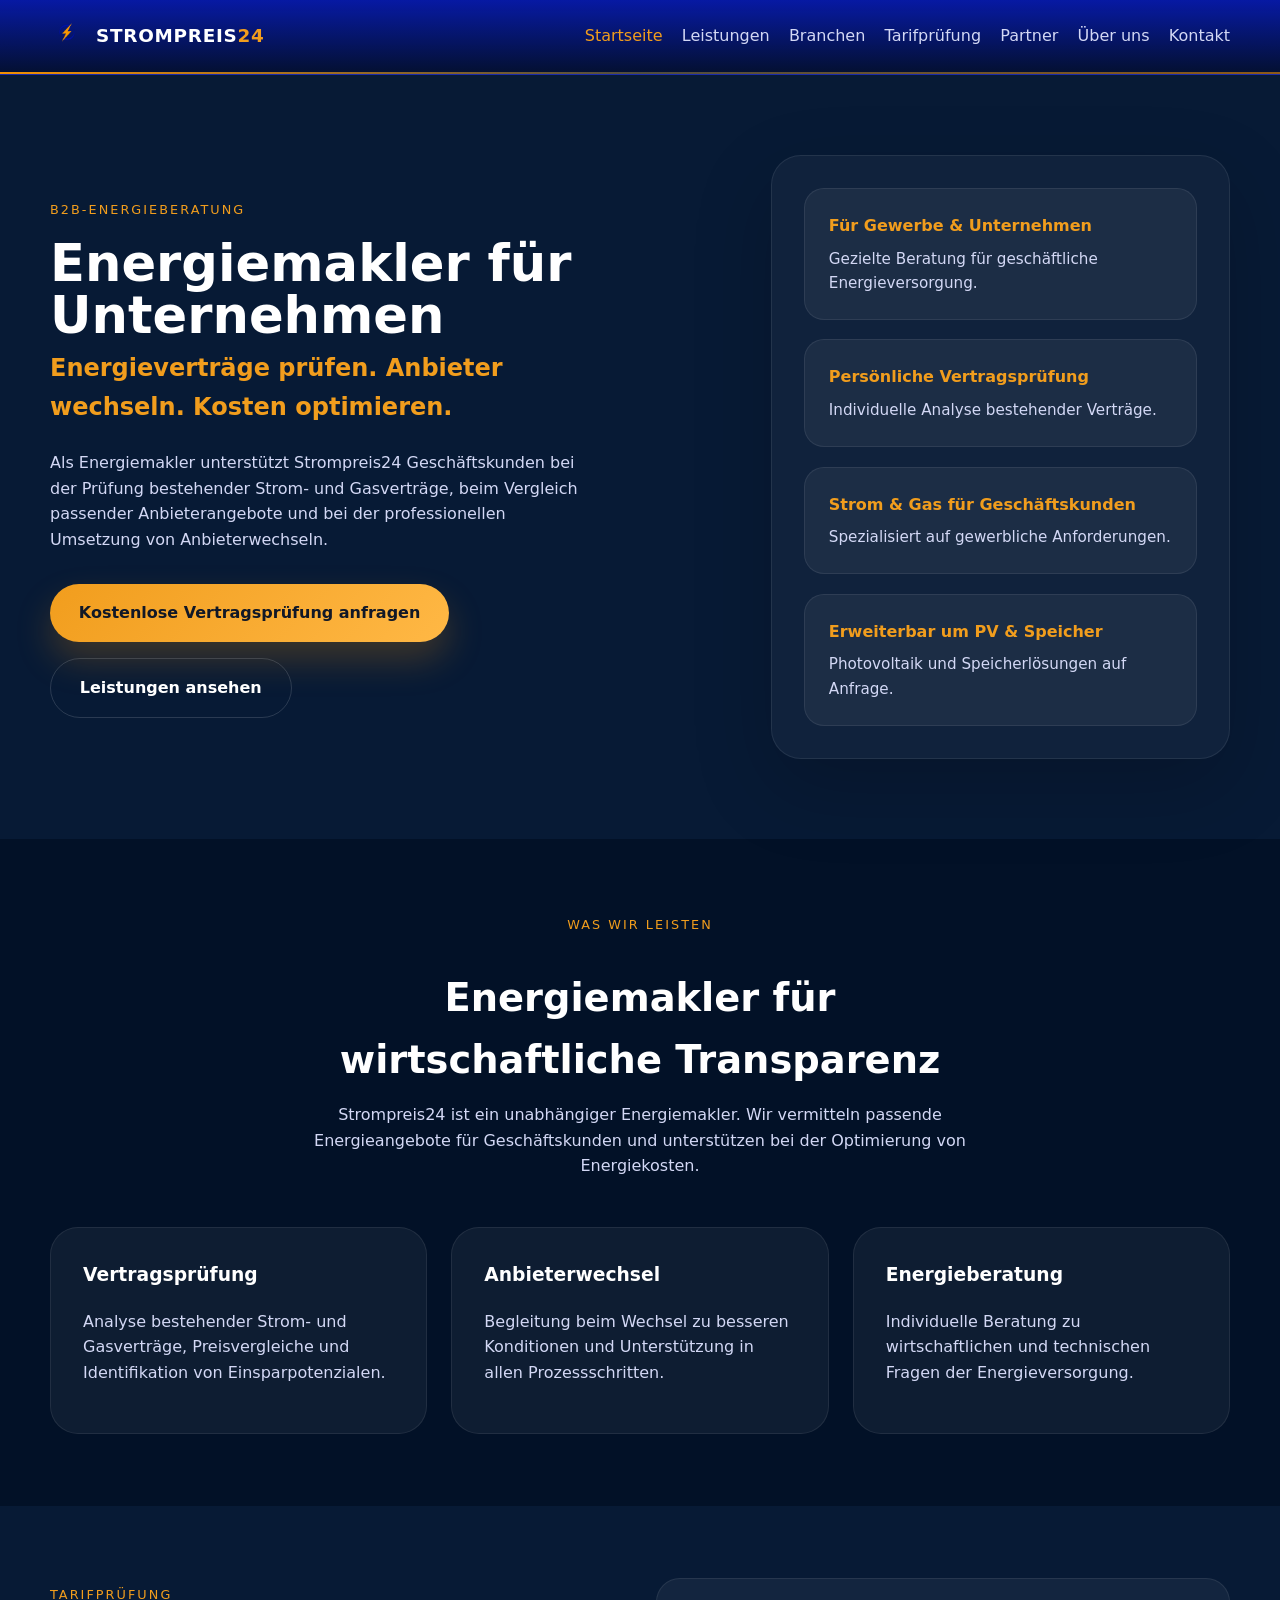
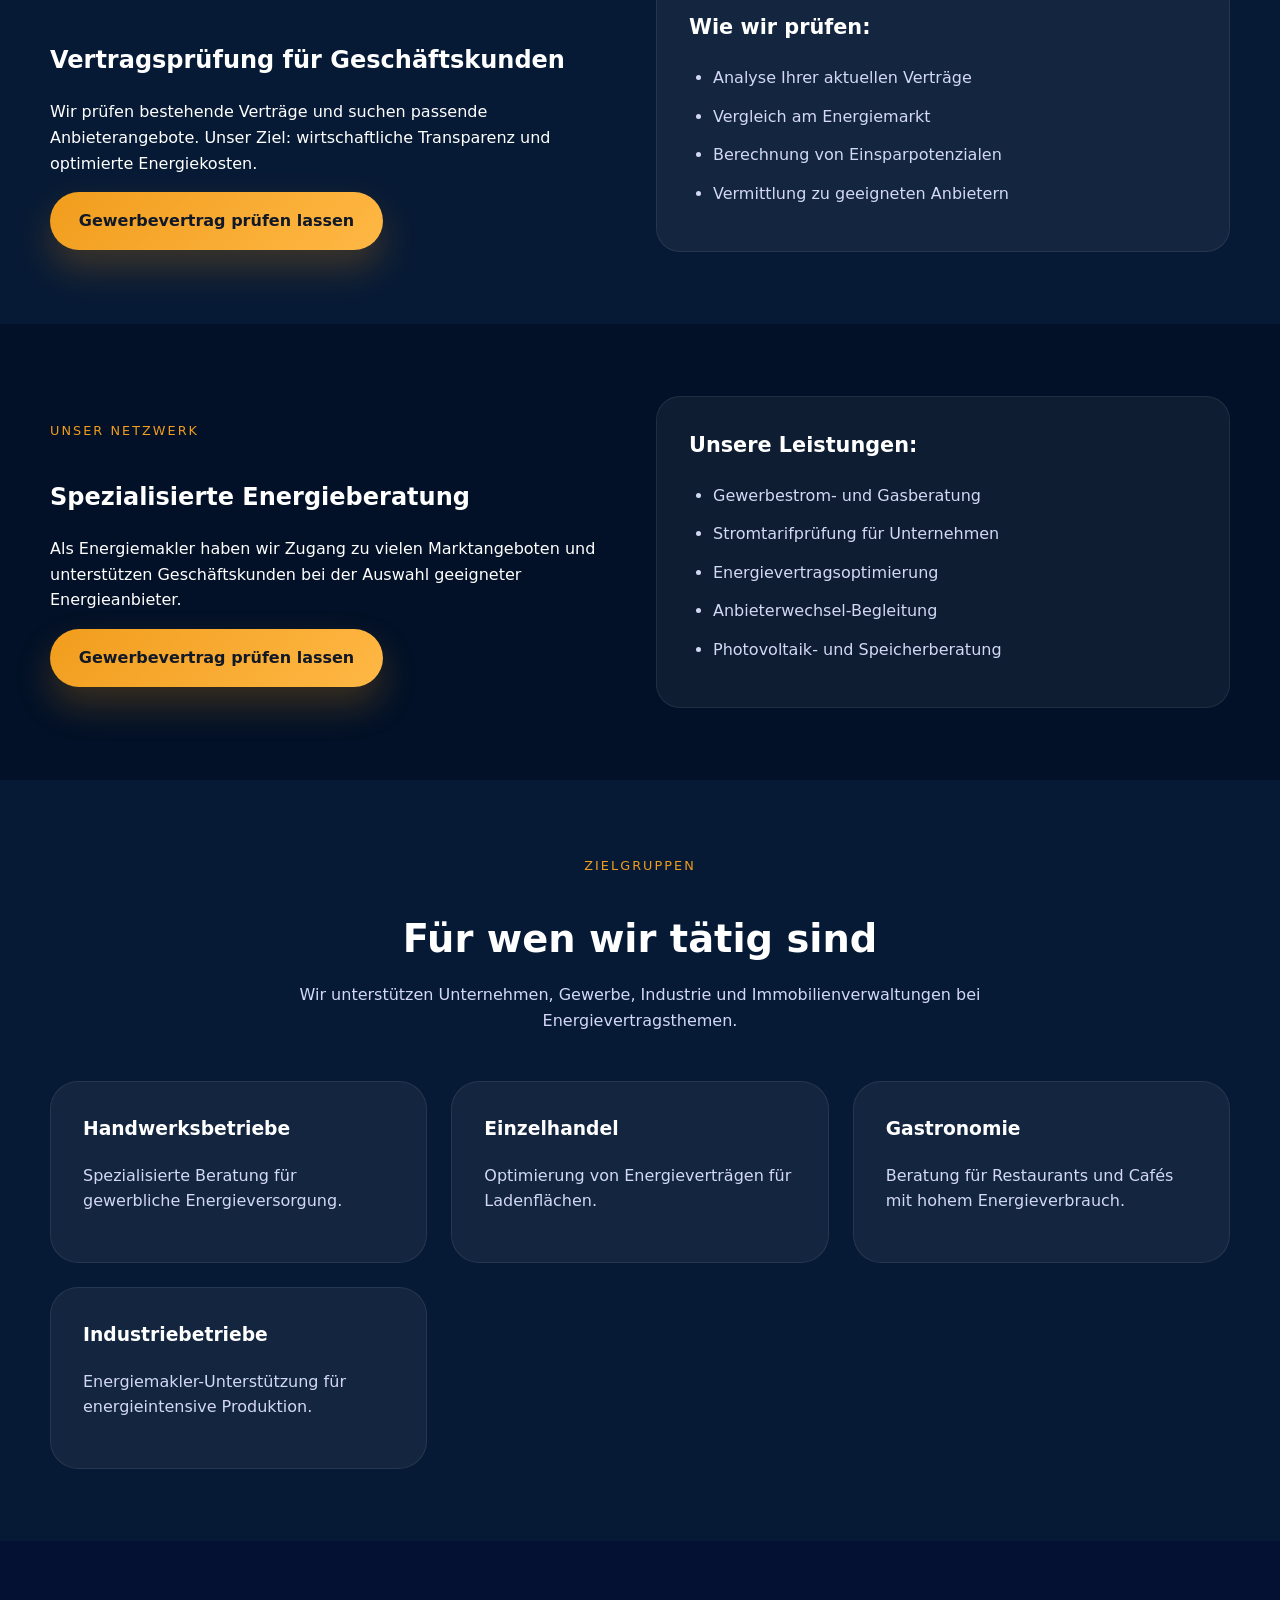
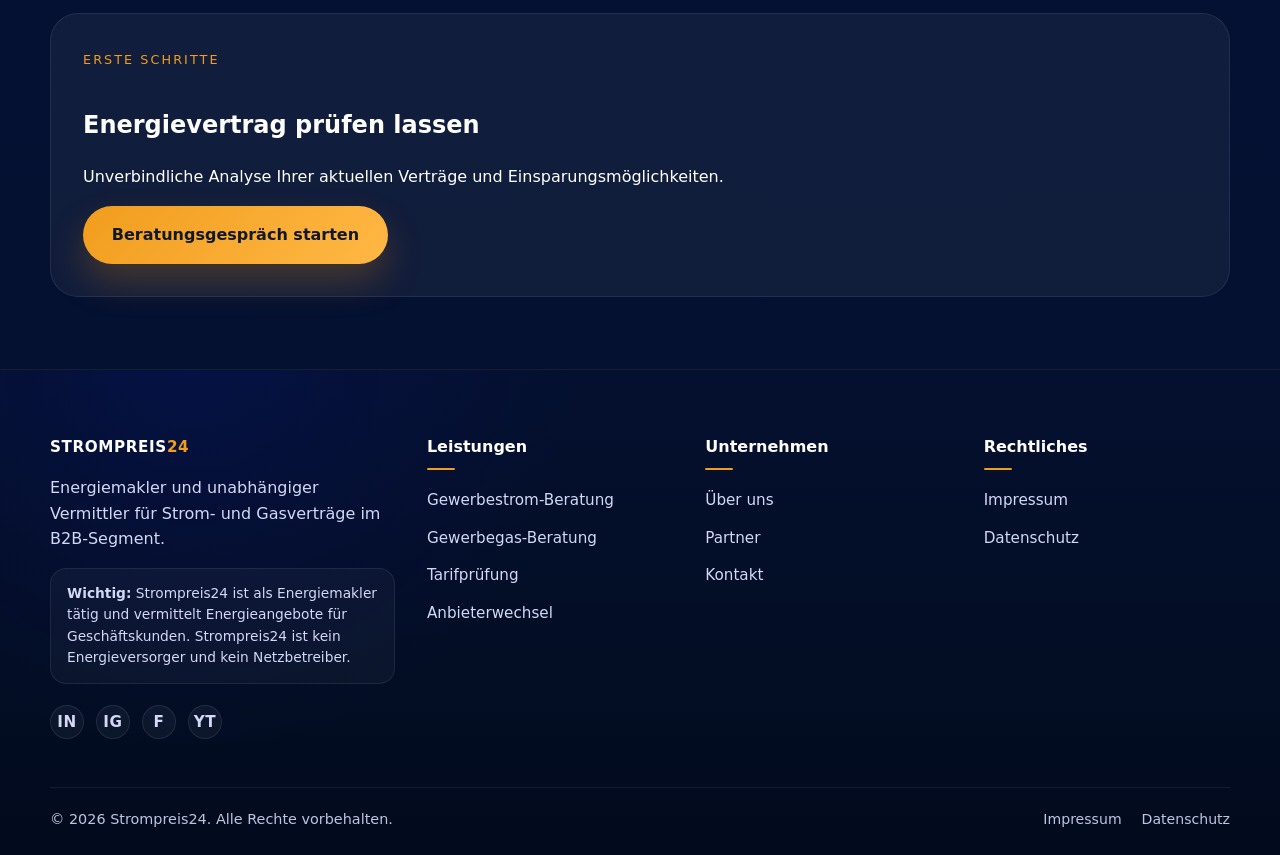
<file: index.html>
<!DOCTYPE html>
<html lang="de">
<head>
  <meta charset="UTF-8">
  <meta name="viewport" content="width=device-width, initial-scale=1.0">
  <title>Strompreis24 | Energiemakler für Geschäftskunden</title>
  <link rel="stylesheet" href="assets/css/style.css">
</head>
<body data-page="index">
  <header class="site-header">
    <div class="container header-inner">
      <a href="index.html" class="brand" aria-label="Strompreis24 Startseite">
        <img src="assets/img/logo-strompreis24-icon.png" alt="Strompreis24 Icon" class="brand-logo-icon">
        <span class="brand-wordmark">
          <span class="brand-wordmark-main">STROMPREIS</span><span class="brand-wordmark-accent">24</span>
        </span>
      </a>
      <button class="nav-toggle" aria-label="Navigation öffnen" aria-expanded="false">
        <span></span>
        <span></span>
        <span></span>
      </button>
      <nav class="site-nav" aria-label="Hauptnavigation">
  <ul>
    <li><a href="index.html">Startseite</a></li>

    <li class="nav-item has-dropdown">
      <a href="leistungen.html" class="nav-link">Leistungen</a>

      <div class="mega-menu">
        <div class="mega-column">
          <h3>Energieberatung</h3>
          <a href="leistungen.html">Gewerbestrom-Beratung</a>
          <a href="leistungen.html">Gewerbegas-Beratung</a>
          <a href="leistungen.html">Stromtarifprüfung für Unternehmen</a>
          <a href="leistungen.html">Gasvertrag prüfen lassen</a>
        </div>

        <div class="mega-column">
          <h3>Optimierung & Wechsel</h3>
          <a href="leistungen.html">Energievertragsoptimierung</a>
          <a href="leistungen.html">Gewerbestrom-Anbieterwechsel</a>
          <a href="leistungen.html">Gewerbegas-Anbieterwechsel</a>
        </div>

        <div class="mega-column">
          <h3>Erweiterte Lösungen</h3>
          <a href="leistungen.html">Photovoltaik-Beratung</a>
          <a href="leistungen.html">Industriespeicher-Beratung</a>
          <a href="leistungen.html">Individuelle B2B-Anfrage</a>
          <a href="leistungen.html" class="mega-cta">Alle Leistungen ansehen →</a>
        </div>
      </div>
    </li>

    <li class="nav-item has-dropdown">
      <a href="branchen.html" class="nav-link">Branchen</a>

      <div class="mega-menu mega-menu-small">
        <div class="mega-column">
          <h3>Zielgruppen</h3>
          <a href="branchen.html">Gewerbe</a>
          <a href="branchen.html">Industrie</a>
          <a href="branchen.html">Handwerk</a>
          <a href="branchen.html">Einzelhandel</a>
        </div>

        <div class="mega-column">
          <h3>Immobilien & Standorte</h3>
          <a href="branchen.html">Immobilienverwaltungen</a>
          <a href="branchen.html">Büro- und Verwaltungsgebäude</a>
          <a href="branchen.html">Filialunternehmen</a>
          <a href="branchen.html">Energieintensive Betriebe</a>
          <a href="branchen.html" class="mega-cta">Alle Branchen ansehen →</a>
        </div>
      </div>
    </li>

    <li class="nav-item has-dropdown">
      <a href="tarifpruefung.html" class="nav-link">Tarifprüfung</a>

      <div class="mega-menu mega-menu-compact">
        <div class="mega-column">
          <h3>Vertragsprüfung</h3>
          <a href="tarifpruefung.html">Stromvertrag prüfen lassen</a>
          <a href="tarifpruefung.html">Gasvertrag prüfen lassen</a>
          <a href="tarifpruefung.html">Neuantrag oder Vertragswechsel</a>
        </div>

        <div class="mega-column">
          <h3>Analyse & Vermittlung</h3>
          <a href="tarifpruefung.html">Verbrauchsdaten analysieren</a>
          <a href="tarifpruefung.html">Anbieterangebote vergleichen lassen</a>
          <a href="tarifpruefung.html">Kostenlose Vertragsprüfung anfragen</a>
          <a href="tarifpruefung.html" class="mega-cta">Vertragsprüfung starten →</a>
        </div>
      </div>
    </li>

    <li><a href="vertriebspartner.html">Partner</a></li>
    <li><a href="ueber-uns.html">Über uns</a></li>
    <li><a href="kontakt.html">Kontakt</a></li>
  </ul>
</nav>
    </div>
  </header>

  <main>
    <section class="hero section-light fade-in">
      <div class="container hero-grid">
        <div class="hero-copy">
          <span class="eyebrow">B2B-Energieberatung</span>
          <h1>Energiemakler für Unternehmen</h1>
          <h2 class="hero-subtitle">Energieverträge prüfen. Anbieter wechseln. Kosten optimieren.</h2>
          <p>Als Energiemakler unterstützt Strompreis24 Geschäftskunden bei der Prüfung bestehender Strom- und Gasverträge, beim Vergleich passender Anbieterangebote und bei der professionellen Umsetzung von Anbieterwechseln.</p>
          <div class="hero-actions">
            <a href="tarifpruefung.html" class="button button-primary">Kostenlose Vertragsprüfung anfragen</a>
            <a href="leistungen.html" class="button button-secondary">Leistungen ansehen</a>
          </div>
        </div>
        <div class="hero-card">
          <div class="badge-group">
            <div class="badge">
              <strong>Für Gewerbe & Unternehmen</strong>
              <p>Gezielte Beratung für geschäftliche Energieversorgung.</p>
            </div>
            <div class="badge">
              <strong>Persönliche Vertragsprüfung</strong>
              <p>Individuelle Analyse bestehender Verträge.</p>
            </div>
            <div class="badge">
              <strong>Strom & Gas für Geschäftskunden</strong>
              <p>Spezialisiert auf gewerbliche Anforderungen.</p>
            </div>
            <div class="badge">
              <strong>Erweiterbar um PV & Speicher</strong>
              <p>Photovoltaik und Speicherlösungen auf Anfrage.</p>
            </div>
          </div>
        </div>
      </div>
    </section>

    <section class="section section-dark fade-in">
      <div class="container">
        <div class="section-intro">
          <span class="eyebrow">Was wir leisten</span>
          <h2>Energiemakler für wirtschaftliche Transparenz</h2>
          <p>Strompreis24 ist ein unabhängiger Energiemakler. Wir vermitteln passende Energieangebote für Geschäftskunden und unterstützen bei der Optimierung von Energiekosten.</p>
        </div>
        <div class="feature-grid">
          <article class="feature-card">
            <h3>Vertragsprüfung</h3>
            <p>Analyse bestehender Strom- und Gasverträge, Preisvergleiche und Identifikation von Einsparpotenzialen.</p>
          </article>
          <article class="feature-card">
            <h3>Anbieterwechsel</h3>
            <p>Begleitung beim Wechsel zu besseren Konditionen und Unterstützung in allen Prozessschritten.</p>
          </article>
          <article class="feature-card">
            <h3>Energieberatung</h3>
            <p>Individuelle Beratung zu wirtschaftlichen und technischen Fragen der Energieversorgung.</p>
          </article>
        </div>
      </div>
    </section>

    <section class="section section-light fade-in">
      <div class="container">
        <div class="split-content">
          <div>
            <span class="eyebrow">Tarifprüfung</span>
            <h2>Vertragsprüfung für Geschäftskunden</h2>
            <p>Wir prüfen bestehende Verträge und suchen passende Anbieterangebote. Unser Ziel: wirtschaftliche Transparenz und optimierte Energiekosten.</p>
            <a href="tarifpruefung.html" class="button button-primary">Gewerbevertrag prüfen lassen</a>
          </div>
          <div class="highlight-box">
            <h3>Wie wir prüfen:</h3>
            <ul>
              <li>Analyse Ihrer aktuellen Verträge</li>
              <li>Vergleich am Energiemarkt</li>
              <li>Berechnung von Einsparpotenzialen</li>
              <li>Vermittlung zu geeigneten Anbietern</li>
            </ul>
          </div>
        </div>
      </div>
    </section>

    <section class="section section-dark fade-in">
      <div class="container">
        <div class="split-content reverse">
          <div class="highlight-box">
            <h3>Unsere Leistungen:</h3>
            <ul>
              <li>Gewerbestrom- und Gasberatung</li>
              <li>Stromtarifprüfung für Unternehmen</li>
              <li>Energievertragsoptimierung</li>
              <li>Anbieterwechsel-Begleitung</li>
              <li>Photovoltaik- und Speicherberatung</li>
            </ul>
          </div>
          <div>
            <span class="eyebrow">Unser Netzwerk</span>
            <h2>Spezialisierte Energieberatung</h2>
            <p>Als Energiemakler haben wir Zugang zu vielen Marktangeboten und unterstützen Geschäftskunden bei der Auswahl geeigneter Energieanbieter.</p>
            <a href="tarifpruefung.html" class="button button-primary">Gewerbevertrag prüfen lassen</a>
          </div>
        </div>
      </div>
    </section>

    <section class="section section-light fade-in">
      <div class="container">
        <div class="section-intro">
          <span class="eyebrow">Zielgruppen</span>
          <h2>Für wen wir tätig sind</h2>
          <p>Wir unterstützen Unternehmen, Gewerbe, Industrie und Immobilienverwaltungen bei Energievertragsthemen.</p>
        </div>
        <div class="benefits-grid">
          <div class="benefit-card">
            <h3>Handwerksbetriebe</h3>
            <p>Spezialisierte Beratung für gewerbliche Energieversorgung.</p>
          </div>
          <div class="benefit-card">
            <h3>Einzelhandel</h3>
            <p>Optimierung von Energieverträgen für Ladenflächen.</p>
          </div>
          <div class="benefit-card">
            <h3>Gastronomie</h3>
            <p>Beratung für Restaurants und Cafés mit hohem Energieverbrauch.</p>
          </div>
          <div class="benefit-card">
            <h3>Industriebetriebe</h3>
            <p>Energiemakler-Unterstützung für energieintensive Produktion.</p>
          </div>
        </div>
      </div>
    </section>

    <section class="section section-cta fade-in">
      <div class="container cta-banner">
        <div>
          <span class="eyebrow">Erste Schritte</span>
          <h2>Energievertrag prüfen lassen</h2>
          <p>Unverbindliche Analyse Ihrer aktuellen Verträge und Einsparungsmöglichkeiten.</p>
        </div>
        <a href="tarifpruefung.html" class="button button-primary button-large">Beratungsgespräch starten</a>
      </div>
    </section>
  </main>

  <footer class="site-footer section-dark">
  <div class="container footer-grid">
    <div class="footer-brand">
      <a href="index.html" class="footer-logo">
        <span class="footer-logo-main">STROMPREIS</span><span class="footer-logo-accent">24</span>
      </a>

      <p>Energiemakler und unabhängiger Vermittler für Strom- und Gasverträge im B2B-Segment.</p>

      <p class="disclaimer">
        <strong>Wichtig:</strong> Strompreis24 ist als Energiemakler tätig und vermittelt Energieangebote für Geschäftskunden. Strompreis24 ist kein Energieversorger und kein Netzbetreiber.
      </p>

      <div class="footer-socials" aria-label="Social Media Links">
        <a href="#" aria-label="LinkedIn" class="social-link">in</a>
        <a href="#" aria-label="Instagram" class="social-link">ig</a>
        <a href="#" aria-label="Facebook" class="social-link">f</a>
        <a href="#" aria-label="YouTube" class="social-link">yt</a>
      </div>
    </div>

    <div>
      <h3>Leistungen</h3>
      <ul>
        <li><a href="leistungen.html">Gewerbestrom-Beratung</a></li>
        <li><a href="leistungen.html">Gewerbegas-Beratung</a></li>
        <li><a href="tarifpruefung.html">Tarifprüfung</a></li>
        <li><a href="leistungen.html">Anbieterwechsel</a></li>
      </ul>
    </div>

    <div>
      <h3>Unternehmen</h3>
      <ul>
        <li><a href="ueber-uns.html">Über uns</a></li>
        <li><a href="vertriebspartner.html">Partner</a></li>
        <li><a href="kontakt.html">Kontakt</a></li>
      </ul>
    </div>

    <div>
      <h3>Rechtliches</h3>
      <ul>
        <li><a href="impressum.html">Impressum</a></li>
        <li><a href="datenschutz.html">Datenschutz</a></li>
      </ul>
    </div>
  </div>

  <div class="container footer-bottom">
    <p>© 2026 Strompreis24. Alle Rechte vorbehalten.</p>

    <div class="footer-legal-links">
      <a href="impressum.html">Impressum</a>
      <a href="datenschutz.html">Datenschutz</a>
    </div>
  </div>
</footer>

  <script src="assets/js/main.js"></script>
</body>
</html>
</file>
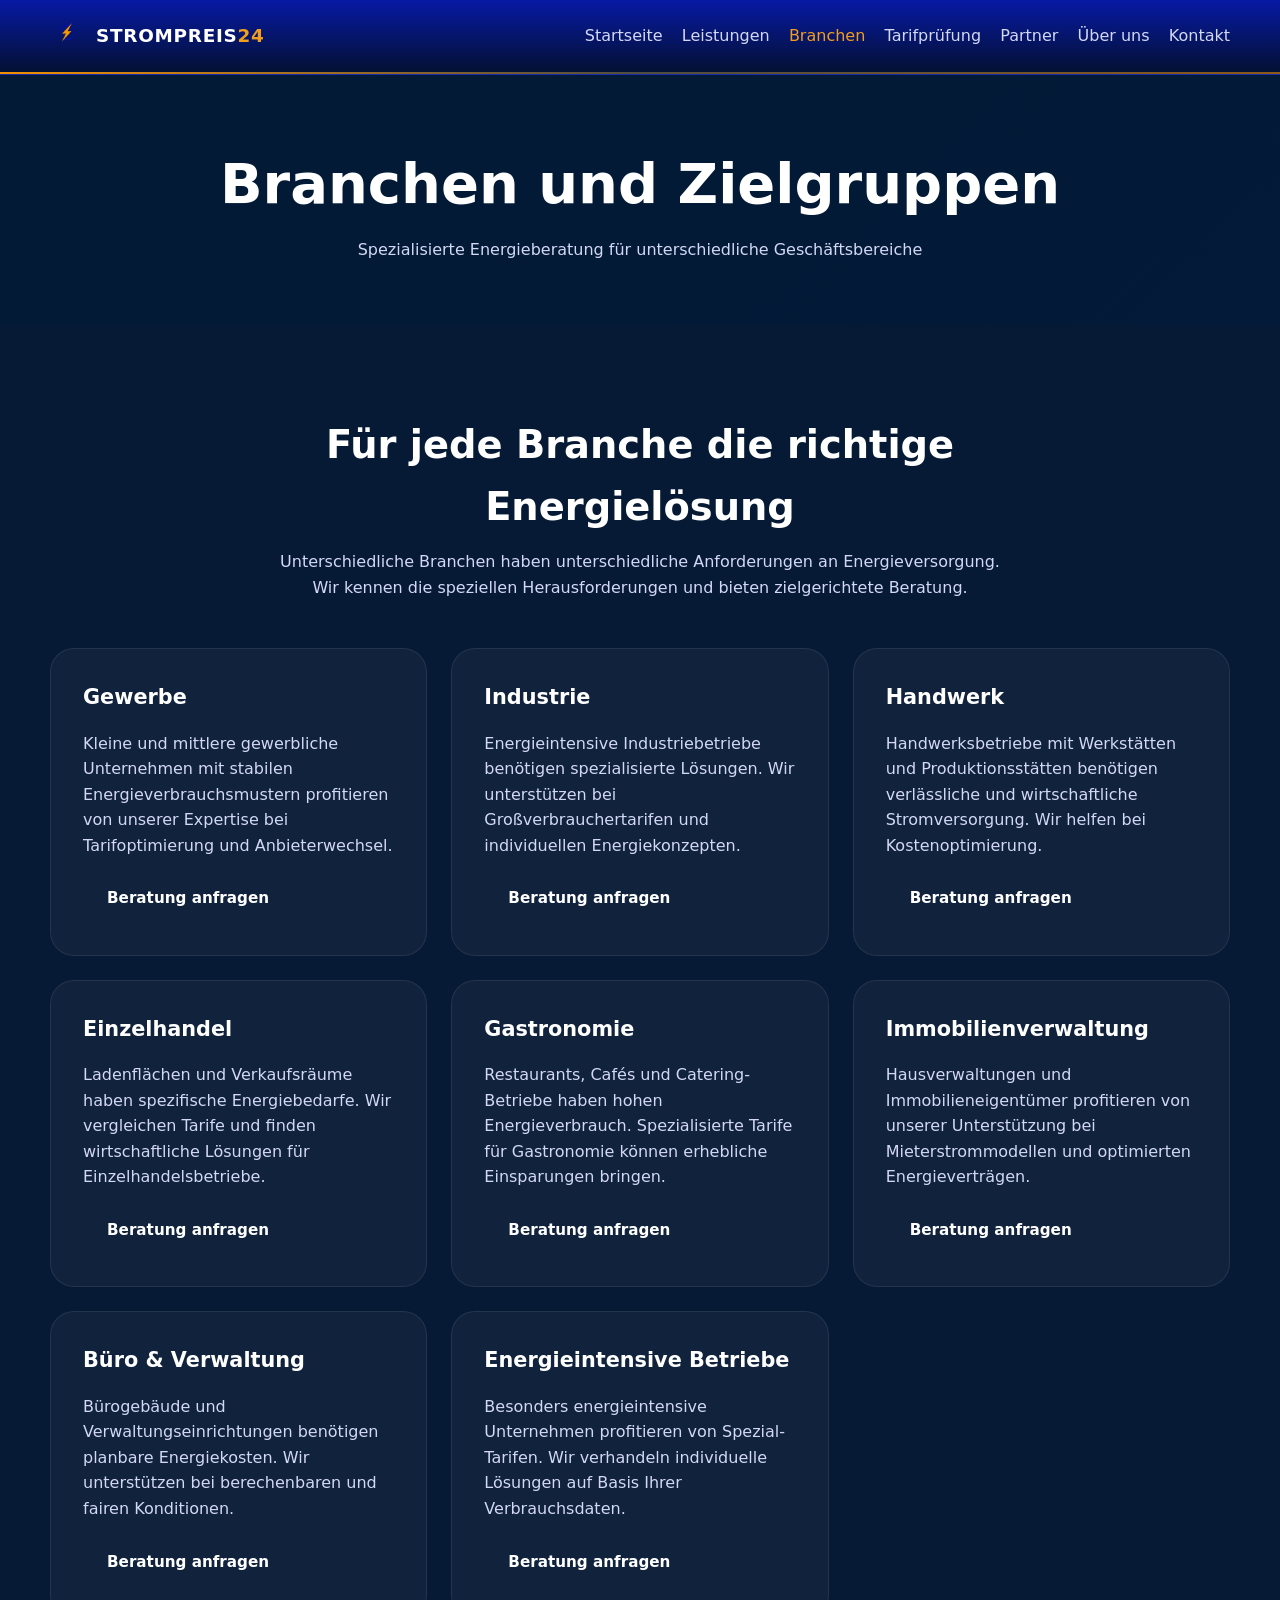
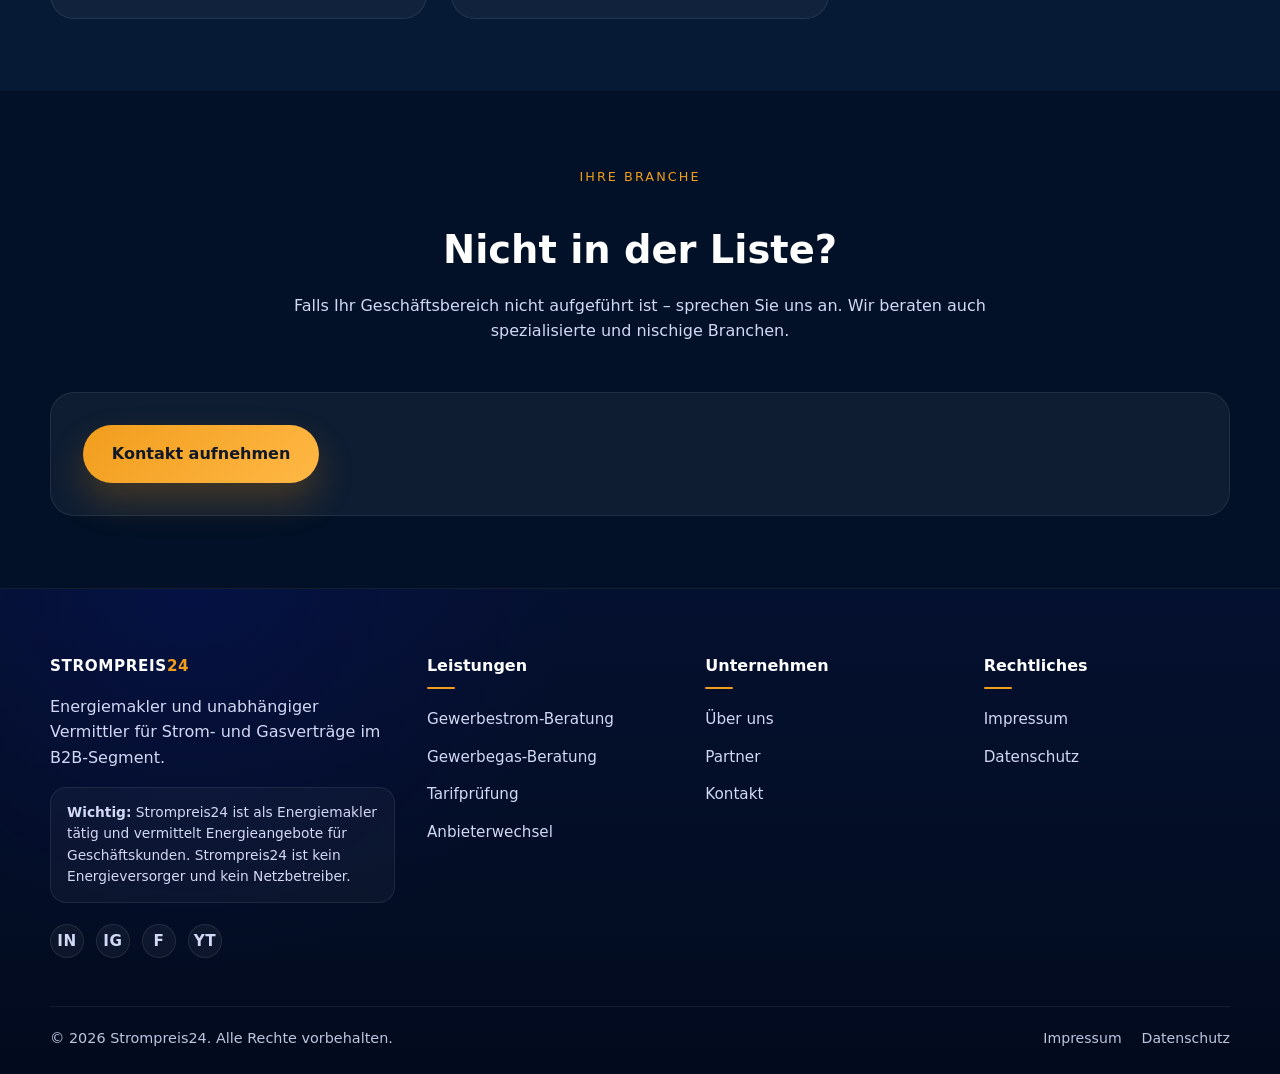
<file: branchen.html>
<!DOCTYPE html>
<html lang="de">
<head>
  <meta charset="UTF-8">
  <meta name="viewport" content="width=device-width, initial-scale=1.0">
  <title>Strompreis24 | Energieberatung nach Branchen</title>
  <link rel="stylesheet" href="assets/css/style.css">
</head>
<body data-page="branchen">
  <header class="site-header">
    <div class="container header-inner">
      <a href="index.html" class="brand" aria-label="Strompreis24 Startseite">
        <img src="assets/img/logo-strompreis24-icon.png" alt="Strompreis24 Icon" class="brand-logo-icon">
        <span class="brand-wordmark">
          <span class="brand-wordmark-main">STROMPREIS</span><span class="brand-wordmark-accent">24</span>
        </span>
      </a>
      <button class="nav-toggle" aria-label="Navigation öffnen" aria-expanded="false">
        <span></span>
        <span></span>
        <span></span>
      </button>
      <nav class="site-nav" aria-label="Hauptnavigation">
  <ul>
    <li><a href="index.html">Startseite</a></li>

    <li class="nav-item has-dropdown">
      <a href="leistungen.html" class="nav-link">Leistungen</a>

      <div class="mega-menu">
        <div class="mega-column">
          <h3>Energieberatung</h3>
          <a href="leistungen.html">Gewerbestrom-Beratung</a>
          <a href="leistungen.html">Gewerbegas-Beratung</a>
          <a href="leistungen.html">Stromtarifprüfung für Unternehmen</a>
          <a href="leistungen.html">Gasvertrag prüfen lassen</a>
        </div>

        <div class="mega-column">
          <h3>Optimierung & Wechsel</h3>
          <a href="leistungen.html">Energievertragsoptimierung</a>
          <a href="leistungen.html">Gewerbestrom-Anbieterwechsel</a>
          <a href="leistungen.html">Gewerbegas-Anbieterwechsel</a>
        </div>

        <div class="mega-column">
          <h3>Erweiterte Lösungen</h3>
          <a href="leistungen.html">Photovoltaik-Beratung</a>
          <a href="leistungen.html">Industriespeicher-Beratung</a>
          <a href="leistungen.html">Individuelle B2B-Anfrage</a>
          <a href="leistungen.html" class="mega-cta">Alle Leistungen ansehen →</a>
        </div>
      </div>
    </li>

    <li class="nav-item has-dropdown">
      <a href="branchen.html" class="nav-link">Branchen</a>

      <div class="mega-menu mega-menu-small">
        <div class="mega-column">
          <h3>Zielgruppen</h3>
          <a href="branchen.html">Gewerbe</a>
          <a href="branchen.html">Industrie</a>
          <a href="branchen.html">Handwerk</a>
          <a href="branchen.html">Einzelhandel</a>
        </div>

        <div class="mega-column">
          <h3>Immobilien & Standorte</h3>
          <a href="branchen.html">Immobilienverwaltungen</a>
          <a href="branchen.html">Büro- und Verwaltungsgebäude</a>
          <a href="branchen.html">Filialunternehmen</a>
          <a href="branchen.html">Energieintensive Betriebe</a>
          <a href="branchen.html" class="mega-cta">Alle Branchen ansehen →</a>
        </div>
      </div>
    </li>

    <li class="nav-item has-dropdown">
      <a href="tarifpruefung.html" class="nav-link">Tarifprüfung</a>

      <div class="mega-menu mega-menu-compact">
        <div class="mega-column">
          <h3>Vertragsprüfung</h3>
          <a href="tarifpruefung.html">Stromvertrag prüfen lassen</a>
          <a href="tarifpruefung.html">Gasvertrag prüfen lassen</a>
          <a href="tarifpruefung.html">Neuantrag oder Vertragswechsel</a>
        </div>

        <div class="mega-column">
          <h3>Analyse & Vermittlung</h3>
          <a href="tarifpruefung.html">Verbrauchsdaten analysieren</a>
          <a href="tarifpruefung.html">Anbieterangebote vergleichen lassen</a>
          <a href="tarifpruefung.html">Kostenlose Vertragsprüfung anfragen</a>
          <a href="tarifpruefung.html" class="mega-cta">Vertragsprüfung starten →</a>
        </div>
      </div>
    </li>

    <li><a href="vertriebspartner.html">Partner</a></li>
    <li><a href="ueber-uns.html">Über uns</a></li>
    <li><a href="kontakt.html">Kontakt</a></li>
  </ul>
</nav>
    </div>
  </header>

  <main>
    <section class="page-header fade-in">
      <div class="container">
        <h1>Branchen und Zielgruppen</h1>
        <p>Spezialisierte Energieberatung für unterschiedliche Geschäftsbereiche</p>
      </div>
    </section>

    <section class="section section-light fade-in">
      <div class="container">
        <div class="section-intro">
          <h2>Für jede Branche die richtige Energielösung</h2>
          <p>Unterschiedliche Branchen haben unterschiedliche Anforderungen an Energieversorgung. Wir kennen die speziellen Herausforderungen und bieten zielgerichtete Beratung.</p>
        </div>
        <div class="branches-grid">
          <article class="branch-card">
            <h3>Gewerbe</h3>
            <p>Kleine und mittlere gewerbliche Unternehmen mit stabilen Energieverbrauchsmustern profitieren von unserer Expertise bei Tarifoptimierung und Anbieterwechsel.</p>
            <a href="tarifpruefung.html" class="button button-small">Beratung anfragen</a>
          </article>
          <article class="branch-card">
            <h3>Industrie</h3>
            <p>Energieintensive Industriebetriebe benötigen spezialisierte Lösungen. Wir unterstützen bei Großverbrauchertarifen und individuellen Energiekonzepten.</p>
            <a href="tarifpruefung.html" class="button button-small">Beratung anfragen</a>
          </article>
          <article class="branch-card">
            <h3>Handwerk</h3>
            <p>Handwerksbetriebe mit Werkstätten und Produktionsstätten benötigen verlässliche und wirtschaftliche Stromversorgung. Wir helfen bei Kostenoptimierung.</p>
            <a href="tarifpruefung.html" class="button button-small">Beratung anfragen</a>
          </article>
          <article class="branch-card">
            <h3>Einzelhandel</h3>
            <p>Ladenflächen und Verkaufsräume haben spezifische Energiebedarfe. Wir vergleichen Tarife und finden wirtschaftliche Lösungen für Einzelhandelsbetriebe.</p>
            <a href="tarifpruefung.html" class="button button-small">Beratung anfragen</a>
          </article>
          <article class="branch-card">
            <h3>Gastronomie</h3>
            <p>Restaurants, Cafés und Catering-Betriebe haben hohen Energieverbrauch. Spezialisierte Tarife für Gastronomie können erhebliche Einsparungen bringen.</p>
            <a href="tarifpruefung.html" class="button button-small">Beratung anfragen</a>
          </article>
          <article class="branch-card">
            <h3>Immobilienverwaltung</h3>
            <p>Hausverwaltungen und Immobilieneigentümer profitieren von unserer Unterstützung bei Mieterstrommodellen und optimierten Energieverträgen.</p>
            <a href="tarifpruefung.html" class="button button-small">Beratung anfragen</a>
          </article>
          <article class="branch-card">
            <h3>Büro & Verwaltung</h3>
            <p>Bürogebäude und Verwaltungseinrichtungen benötigen planbare Energiekosten. Wir unterstützen bei berechenbaren und fairen Konditionen.</p>
            <a href="tarifpruefung.html" class="button button-small">Beratung anfragen</a>
          </article>
          <article class="branch-card">
            <h3>Energieintensive Betriebe</h3>
            <p>Besonders energieintensive Unternehmen profitieren von Spezial-Tarifen. Wir verhandeln individuelle Lösungen auf Basis Ihrer Verbrauchsdaten.</p>
            <a href="tarifpruefung.html" class="button button-small">Beratung anfragen</a>
          </article>
        </div>
      </div>
    </section>

    <section class="section section-dark fade-in">
      <div class="container">
        <div class="section-intro">
          <span class="eyebrow">Ihre Branche</span>
          <h2>Nicht in der Liste?</h2>
          <p>Falls Ihr Geschäftsbereich nicht aufgeführt ist – sprechen Sie uns an. Wir beraten auch spezialisierte und nischige Branchen.</p>
        </div>
        <div class="highlight-box">
          <a href="kontakt.html" class="button button-primary">Kontakt aufnehmen</a>
        </div>
      </div>
    </section>
  </main>

  <footer class="site-footer section-dark">
  <div class="container footer-grid">
    <div class="footer-brand">
      <a href="index.html" class="footer-logo">
        <span class="footer-logo-main">STROMPREIS</span><span class="footer-logo-accent">24</span>
      </a>

      <p>Energiemakler und unabhängiger Vermittler für Strom- und Gasverträge im B2B-Segment.</p>

      <p class="disclaimer">
        <strong>Wichtig:</strong> Strompreis24 ist als Energiemakler tätig und vermittelt Energieangebote für Geschäftskunden. Strompreis24 ist kein Energieversorger und kein Netzbetreiber.
      </p>

      <div class="footer-socials" aria-label="Social Media Links">
        <a href="#" aria-label="LinkedIn" class="social-link">in</a>
        <a href="#" aria-label="Instagram" class="social-link">ig</a>
        <a href="#" aria-label="Facebook" class="social-link">f</a>
        <a href="#" aria-label="YouTube" class="social-link">yt</a>
      </div>
    </div>

    <div>
      <h3>Leistungen</h3>
      <ul>
        <li><a href="leistungen.html">Gewerbestrom-Beratung</a></li>
        <li><a href="leistungen.html">Gewerbegas-Beratung</a></li>
        <li><a href="tarifpruefung.html">Tarifprüfung</a></li>
        <li><a href="leistungen.html">Anbieterwechsel</a></li>
      </ul>
    </div>

    <div>
      <h3>Unternehmen</h3>
      <ul>
        <li><a href="ueber-uns.html">Über uns</a></li>
        <li><a href="vertriebspartner.html">Partner</a></li>
        <li><a href="kontakt.html">Kontakt</a></li>
      </ul>
    </div>

    <div>
      <h3>Rechtliches</h3>
      <ul>
        <li><a href="impressum.html">Impressum</a></li>
        <li><a href="datenschutz.html">Datenschutz</a></li>
      </ul>
    </div>
  </div>

  <div class="container footer-bottom">
    <p>© 2026 Strompreis24. Alle Rechte vorbehalten.</p>

    <div class="footer-legal-links">
      <a href="impressum.html">Impressum</a>
      <a href="datenschutz.html">Datenschutz</a>
    </div>
  </div>
</footer>

  <script src="assets/js/main.js"></script>
</body>
</html>
</file>
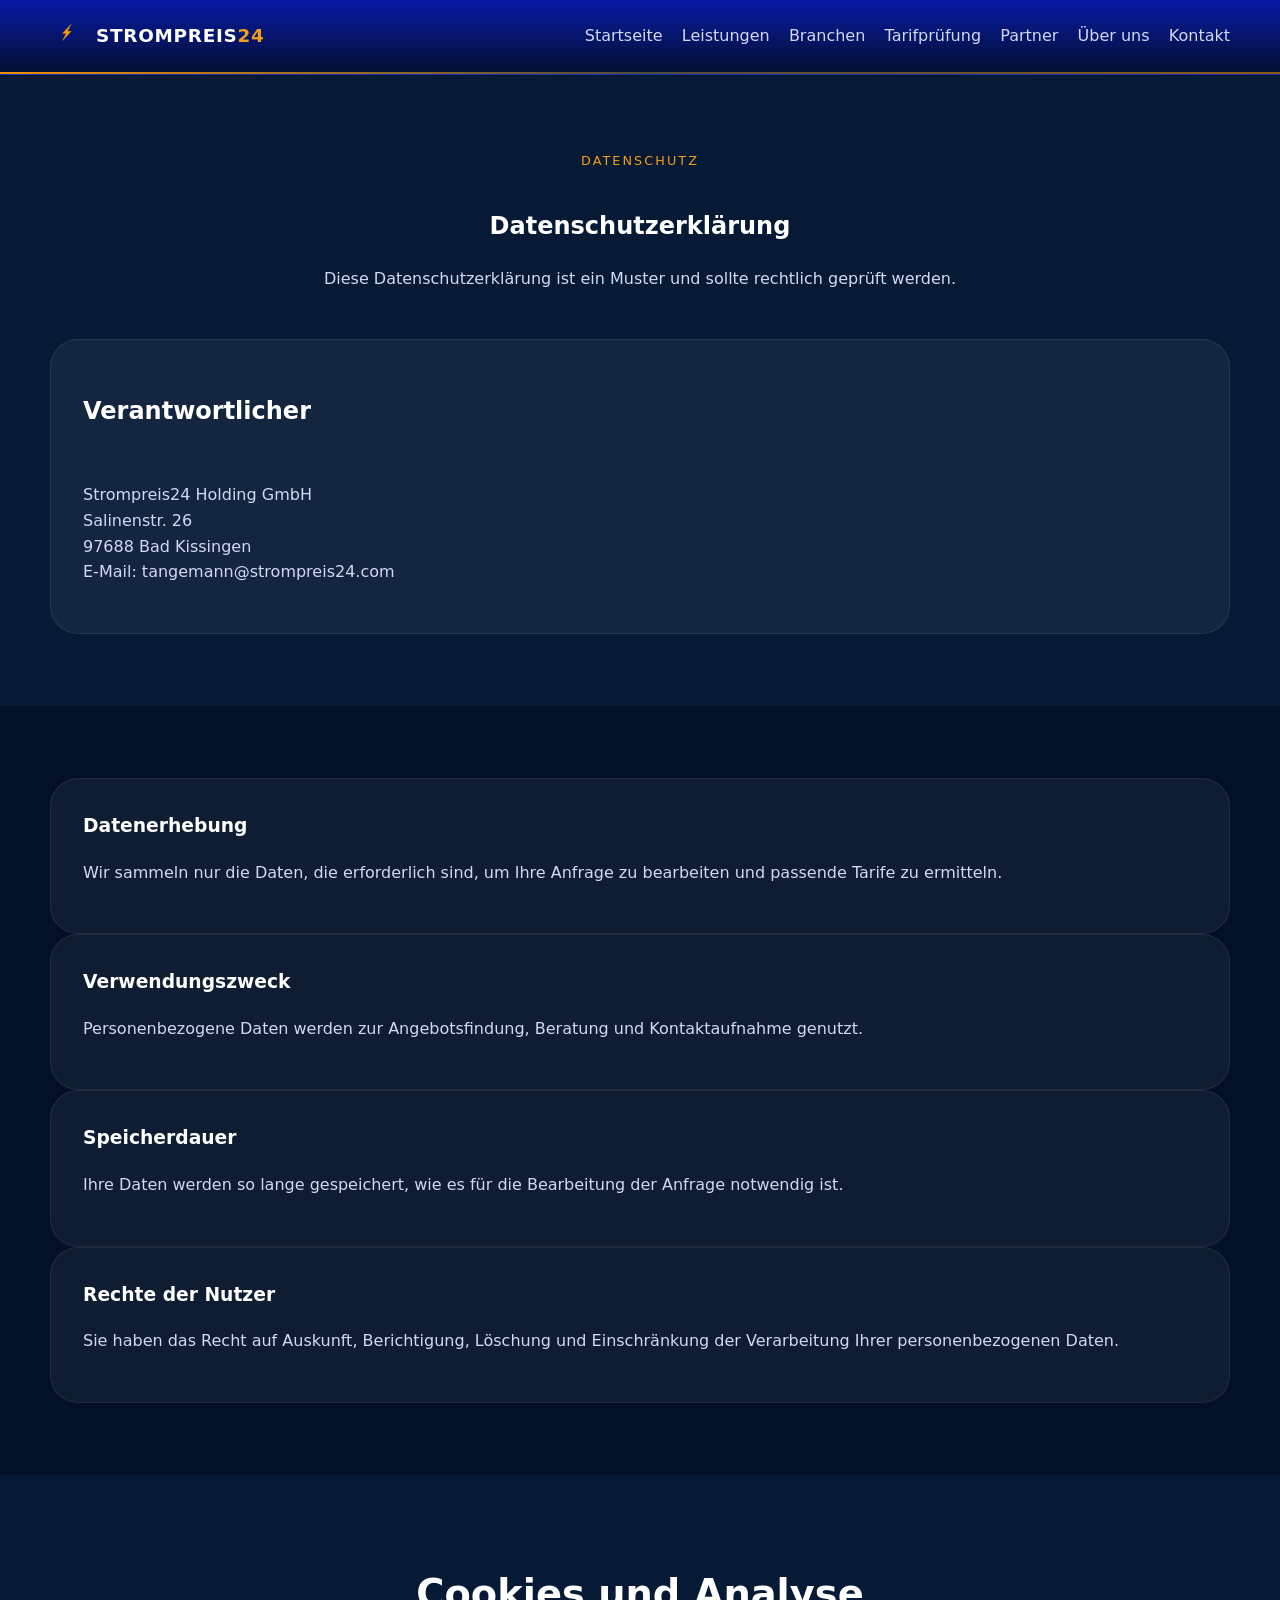
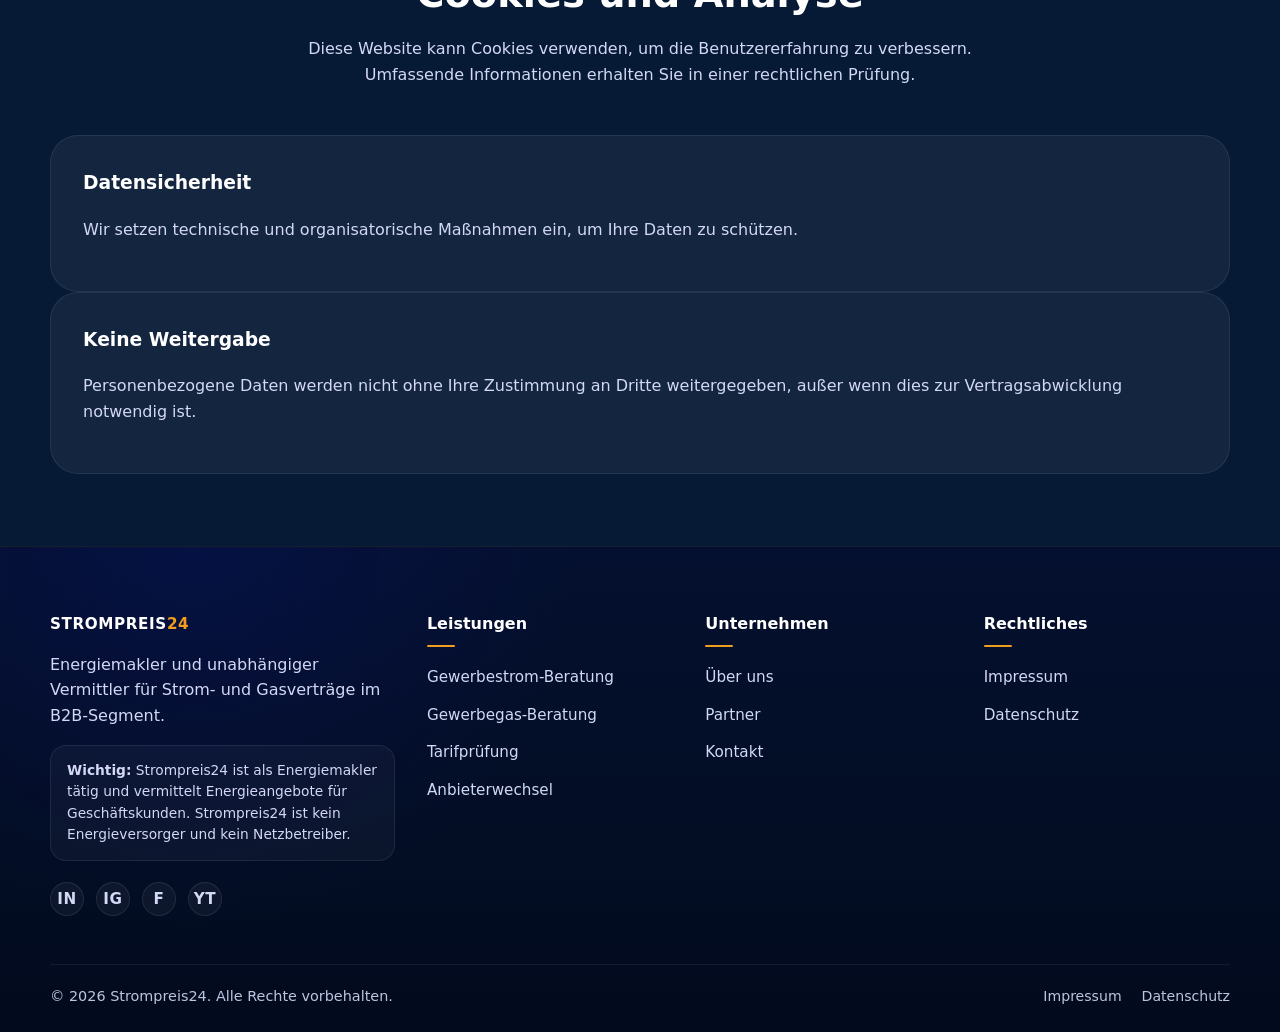
<file: datenschutz.html>
<!DOCTYPE html>
<html lang="de">
<head>
  <meta charset="UTF-8">
  <meta name="viewport" content="width=device-width, initial-scale=1.0">
  <title>Strompreis24 | Datenschutz</title>
  <link rel="stylesheet" href="assets/css/style.css">
</head>
<body data-page="datenschutz">
  <header class="site-header">
    <div class="container header-inner">
      <a href="index.html" class="brand" aria-label="Strompreis24 Startseite">
        <img src="assets/img/logo-strompreis24-icon.png" alt="Strompreis24 Icon" class="brand-logo-icon">
        <span class="brand-wordmark">
          <span class="brand-wordmark-main">STROMPREIS</span><span class="brand-wordmark-accent">24</span>
        </span>
      </a>
      <button class="nav-toggle" aria-label="Navigation öffnen" aria-expanded="false">
        <span></span>
        <span></span>
        <span></span>
      </button>
      <nav class="site-nav" aria-label="Hauptnavigation">
        <ul>
          <li><a href="index.html">Startseite</a></li>
          <li><a href="leistungen.html">Leistungen</a></li>
          <li><a href="branchen.html">Branchen</a></li>
          <li><a href="tarifpruefung.html">Tarifprüfung</a></li>
          <li><a href="vertriebspartner.html">Partner</a></li>
          <li><a href="ueber-uns.html">Über uns</a></li>
          <li><a href="kontakt.html">Kontakt</a></li>
        </ul>
      </nav>
    </div>
  </header>

  <main>
    <section class="section section-light fade-in">
      <div class="container">
        <div class="section-intro">
          <span class="eyebrow">Datenschutz</span>
          <h1>Datenschutzerklärung</h1>
          <p>Diese Datenschutzerklärung ist ein Muster und sollte rechtlich geprüft werden.</p>
        </div>
        <div class="highlight-card">
          <h2>Verantwortlicher</h2>
          <p>Strompreis24 Holding GmbH<br>Salinenstr. 26<br>97688 Bad Kissingen<br>E-Mail: tangemann@strompreis24.com</p>
        </div>
      </div>
    </section>

    <section class="section section-dark fade-in">
      <div class="container">
        <div class="feature-card">
          <h3>Datenerhebung</h3>
          <p>Wir sammeln nur die Daten, die erforderlich sind, um Ihre Anfrage zu bearbeiten und passende Tarife zu ermitteln.</p>
        </div>
        <div class="feature-card">
          <h3>Verwendungszweck</h3>
          <p>Personenbezogene Daten werden zur Angebotsfindung, Beratung und Kontaktaufnahme genutzt.</p>
        </div>
        <div class="feature-card">
          <h3>Speicherdauer</h3>
          <p>Ihre Daten werden so lange gespeichert, wie es für die Bearbeitung der Anfrage notwendig ist.</p>
        </div>
        <div class="feature-card">
          <h3>Rechte der Nutzer</h3>
          <p>Sie haben das Recht auf Auskunft, Berichtigung, Löschung und Einschränkung der Verarbeitung Ihrer personenbezogenen Daten.</p>
        </div>
      </div>
    </section>

    <section class="section section-light fade-in">
      <div class="container">
        <div class="section-intro">
          <h2>Cookies und Analyse</h2>
          <p>Diese Website kann Cookies verwenden, um die Benutzererfahrung zu verbessern. Umfassende Informationen erhalten Sie in einer rechtlichen Prüfung.</p>
        </div>
        <div class="feature-card">
          <h3>Datensicherheit</h3>
          <p>Wir setzen technische und organisatorische Maßnahmen ein, um Ihre Daten zu schützen.</p>
        </div>
        <div class="feature-card">
          <h3>Keine Weitergabe</h3>
          <p>Personenbezogene Daten werden nicht ohne Ihre Zustimmung an Dritte weitergegeben, außer wenn dies zur Vertragsabwicklung notwendig ist.</p>
        </div>
      </div>
    </section>
  </main>

  <footer class="site-footer section-dark">
  <div class="container footer-grid">
    <div class="footer-brand">
      <a href="index.html" class="footer-logo">
        <span class="footer-logo-main">STROMPREIS</span><span class="footer-logo-accent">24</span>
      </a>

      <p>Energiemakler und unabhängiger Vermittler für Strom- und Gasverträge im B2B-Segment.</p>

      <p class="disclaimer">
        <strong>Wichtig:</strong> Strompreis24 ist als Energiemakler tätig und vermittelt Energieangebote für Geschäftskunden. Strompreis24 ist kein Energieversorger und kein Netzbetreiber.
      </p>

      <div class="footer-socials" aria-label="Social Media Links">
        <a href="#" aria-label="LinkedIn" class="social-link">in</a>
        <a href="#" aria-label="Instagram" class="social-link">ig</a>
        <a href="#" aria-label="Facebook" class="social-link">f</a>
        <a href="#" aria-label="YouTube" class="social-link">yt</a>
      </div>
    </div>

    <div>
      <h3>Leistungen</h3>
      <ul>
        <li><a href="leistungen.html">Gewerbestrom-Beratung</a></li>
        <li><a href="leistungen.html">Gewerbegas-Beratung</a></li>
        <li><a href="tarifpruefung.html">Tarifprüfung</a></li>
        <li><a href="leistungen.html">Anbieterwechsel</a></li>
      </ul>
    </div>

    <div>
      <h3>Unternehmen</h3>
      <ul>
        <li><a href="ueber-uns.html">Über uns</a></li>
        <li><a href="vertriebspartner.html">Partner</a></li>
        <li><a href="kontakt.html">Kontakt</a></li>
      </ul>
    </div>

    <div>
      <h3>Rechtliches</h3>
      <ul>
        <li><a href="impressum.html">Impressum</a></li>
        <li><a href="datenschutz.html">Datenschutz</a></li>
      </ul>
    </div>
  </div>

  <div class="container footer-bottom">
    <p>© 2026 Strompreis24. Alle Rechte vorbehalten.</p>

    <div class="footer-legal-links">
      <a href="impressum.html">Impressum</a>
      <a href="datenschutz.html">Datenschutz</a>
    </div>
  </div>
</footer>

  <script src="assets/js/main.js"></script>
</body>
</html>
</file>
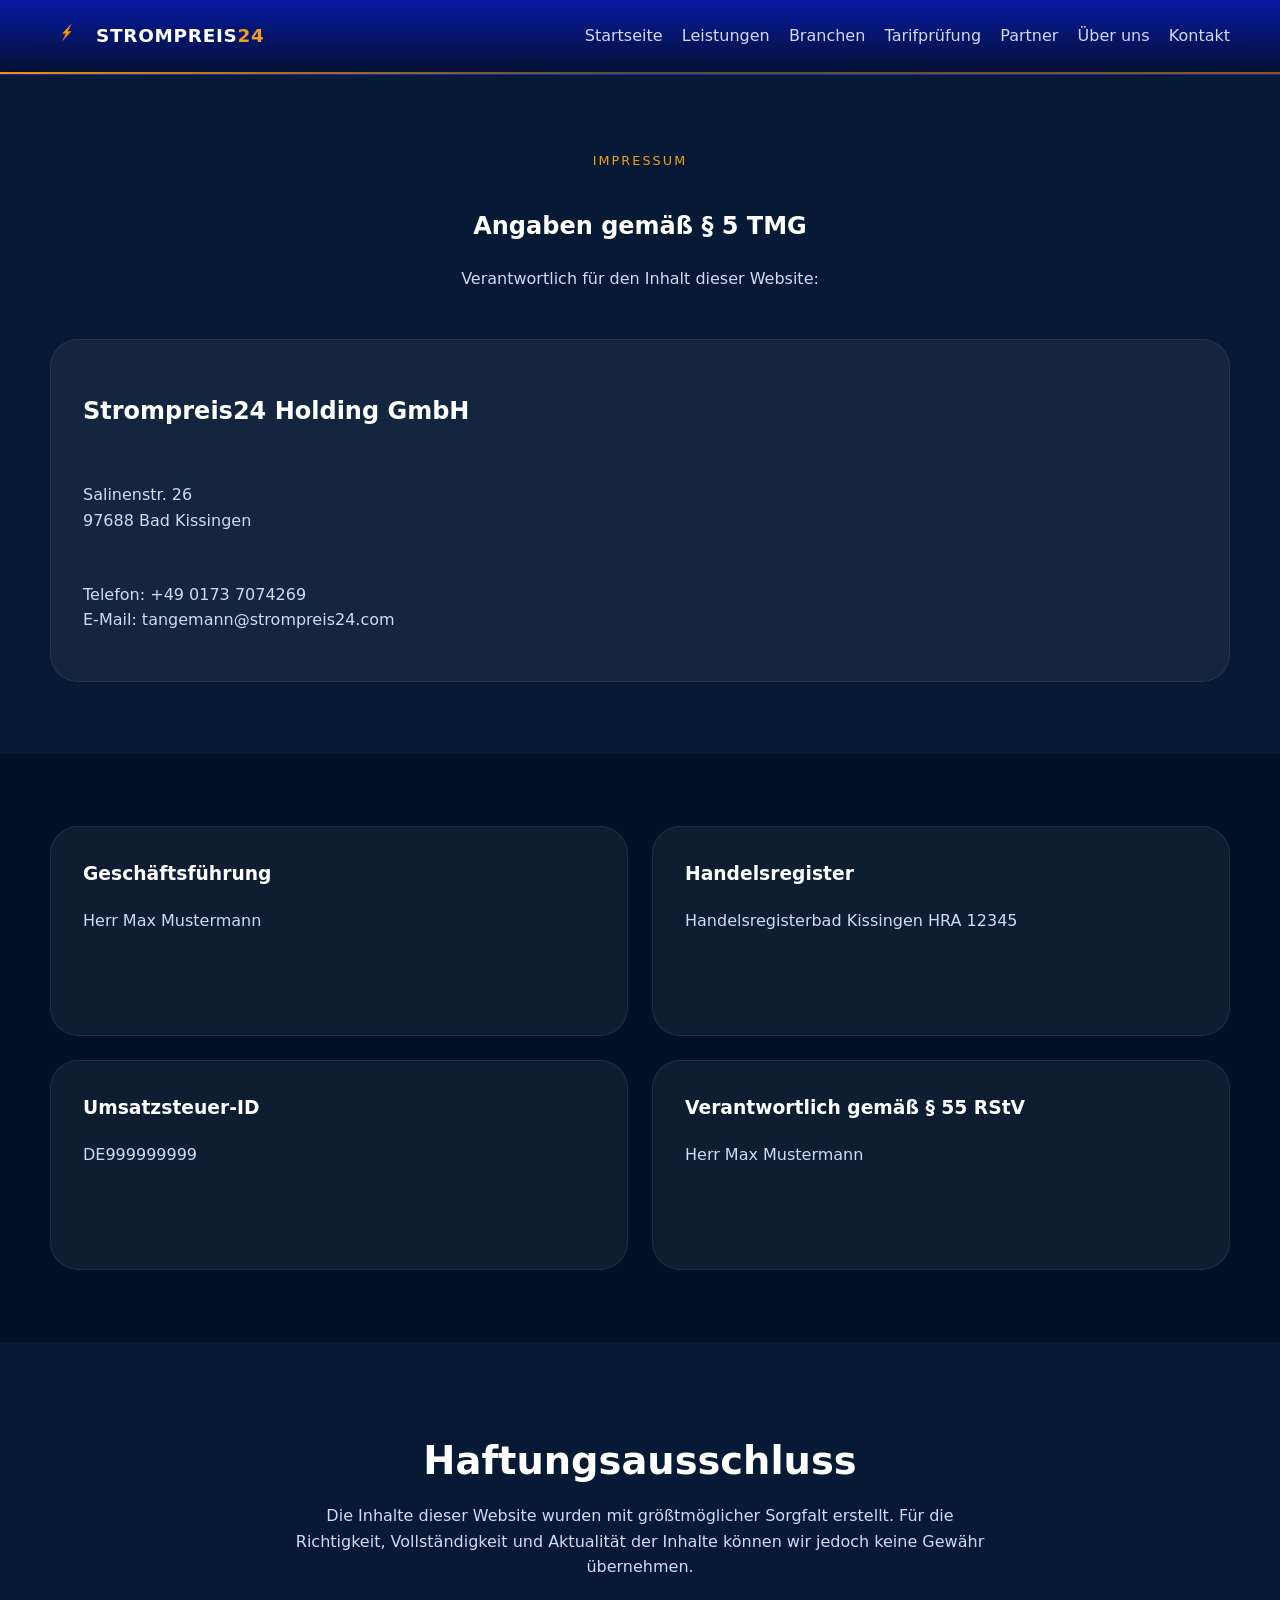
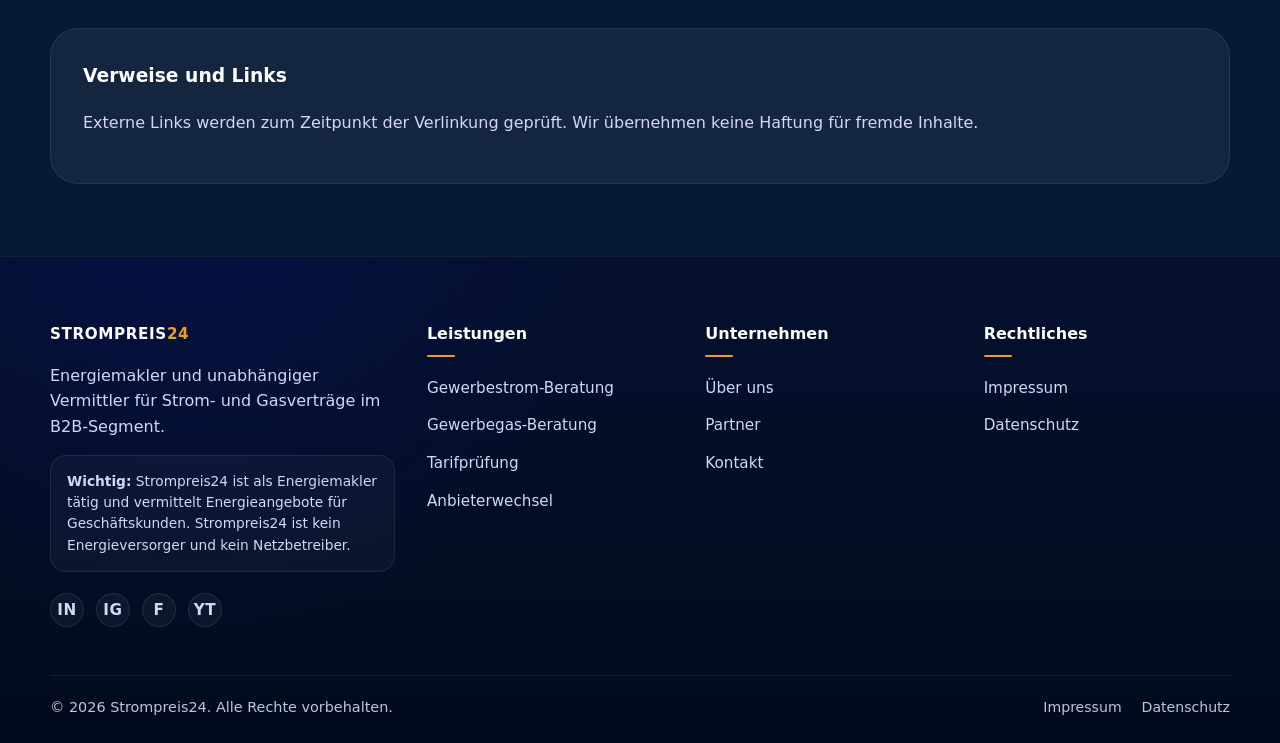
<file: impressum.html>
<!DOCTYPE html>
<html lang="de">
<head>
  <meta charset="UTF-8">
  <meta name="viewport" content="width=device-width, initial-scale=1.0">
  <title>Strompreis24 | Impressum</title>
  <link rel="stylesheet" href="assets/css/style.css">
</head>
<body data-page="impressum">
  <header class="site-header">
    <div class="container header-inner">
      <a href="index.html" class="brand" aria-label="Strompreis24 Startseite">
        <img src="assets/img/logo-strompreis24-icon.png" alt="Strompreis24 Icon" class="brand-logo-icon">
        <span class="brand-wordmark">
          <span class="brand-wordmark-main">STROMPREIS</span><span class="brand-wordmark-accent">24</span>
        </span>
      </a>
      <button class="nav-toggle" aria-label="Navigation öffnen" aria-expanded="false">
        <span></span>
        <span></span>
        <span></span>
      </button>
      <nav class="site-nav" aria-label="Hauptnavigation">
        <ul>
          <li><a href="index.html">Startseite</a></li>
          <li><a href="leistungen.html">Leistungen</a></li>
          <li><a href="branchen.html">Branchen</a></li>
          <li><a href="tarifpruefung.html">Tarifprüfung</a></li>
          <li><a href="vertriebspartner.html">Partner</a></li>
          <li><a href="ueber-uns.html">Über uns</a></li>
          <li><a href="kontakt.html">Kontakt</a></li>
        </ul>
      </nav>
    </div>
  </header>

  <main>
    <section class="section section-light fade-in">
      <div class="container">
        <div class="section-intro">
          <span class="eyebrow">Impressum</span>
          <h1>Angaben gemäß § 5 TMG</h1>
          <p>Verantwortlich für den Inhalt dieser Website:</p>
        </div>
        <div class="highlight-card">
          <h2>Strompreis24 Holding GmbH</h2>
          <p>Salinenstr. 26<br>97688 Bad Kissingen</p>
          <p>Telefon: +49 0173 7074269<br>E-Mail: tangemann@strompreis24.com</p>
        </div>
      </div>
    </section>

    <section class="section section-dark fade-in">
      <div class="container">
        <div class="values-grid">
          <article class="values-card">
            <h3>Geschäftsführung</h3>
            <p>Herr Max Mustermann</p>
          </article>
          <article class="values-card">
            <h3>Handelsregister</h3>
            <p>Handelsregisterbad Kissingen HRA 12345</p>
          </article>
          <article class="values-card">
            <h3>Umsatzsteuer-ID</h3>
            <p>DE999999999</p>
          </article>
          <article class="values-card">
            <h3>Verantwortlich gemäß § 55 RStV</h3>
            <p>Herr Max Mustermann</p>
          </article>
        </div>
      </div>
    </section>

    <section class="section section-light fade-in">
      <div class="container">
        <div class="section-intro">
          <h2>Haftungsausschluss</h2>
          <p>Die Inhalte dieser Website wurden mit größtmöglicher Sorgfalt erstellt. Für die Richtigkeit, Vollständigkeit und Aktualität der Inhalte können wir jedoch keine Gewähr übernehmen.</p>
        </div>
        <div class="feature-card">
          <h3>Verweise und Links</h3>
          <p>Externe Links werden zum Zeitpunkt der Verlinkung geprüft. Wir übernehmen keine Haftung für fremde Inhalte.</p>
        </div>
      </div>
    </section>
  </main>

  <footer class="site-footer section-dark">
  <div class="container footer-grid">
    <div class="footer-brand">
      <a href="index.html" class="footer-logo">
        <span class="footer-logo-main">STROMPREIS</span><span class="footer-logo-accent">24</span>
      </a>

      <p>Energiemakler und unabhängiger Vermittler für Strom- und Gasverträge im B2B-Segment.</p>

      <p class="disclaimer">
        <strong>Wichtig:</strong> Strompreis24 ist als Energiemakler tätig und vermittelt Energieangebote für Geschäftskunden. Strompreis24 ist kein Energieversorger und kein Netzbetreiber.
      </p>

      <div class="footer-socials" aria-label="Social Media Links">
        <a href="#" aria-label="LinkedIn" class="social-link">in</a>
        <a href="#" aria-label="Instagram" class="social-link">ig</a>
        <a href="#" aria-label="Facebook" class="social-link">f</a>
        <a href="#" aria-label="YouTube" class="social-link">yt</a>
      </div>
    </div>

    <div>
      <h3>Leistungen</h3>
      <ul>
        <li><a href="leistungen.html">Gewerbestrom-Beratung</a></li>
        <li><a href="leistungen.html">Gewerbegas-Beratung</a></li>
        <li><a href="tarifpruefung.html">Tarifprüfung</a></li>
        <li><a href="leistungen.html">Anbieterwechsel</a></li>
      </ul>
    </div>

    <div>
      <h3>Unternehmen</h3>
      <ul>
        <li><a href="ueber-uns.html">Über uns</a></li>
        <li><a href="vertriebspartner.html">Partner</a></li>
        <li><a href="kontakt.html">Kontakt</a></li>
      </ul>
    </div>

    <div>
      <h3>Rechtliches</h3>
      <ul>
        <li><a href="impressum.html">Impressum</a></li>
        <li><a href="datenschutz.html">Datenschutz</a></li>
      </ul>
    </div>
  </div>

  <div class="container footer-bottom">
    <p>© 2026 Strompreis24. Alle Rechte vorbehalten.</p>

    <div class="footer-legal-links">
      <a href="impressum.html">Impressum</a>
      <a href="datenschutz.html">Datenschutz</a>
    </div>
  </div>
</footer>

  <script src="assets/js/main.js"></script>
</body>
</html>
</file>
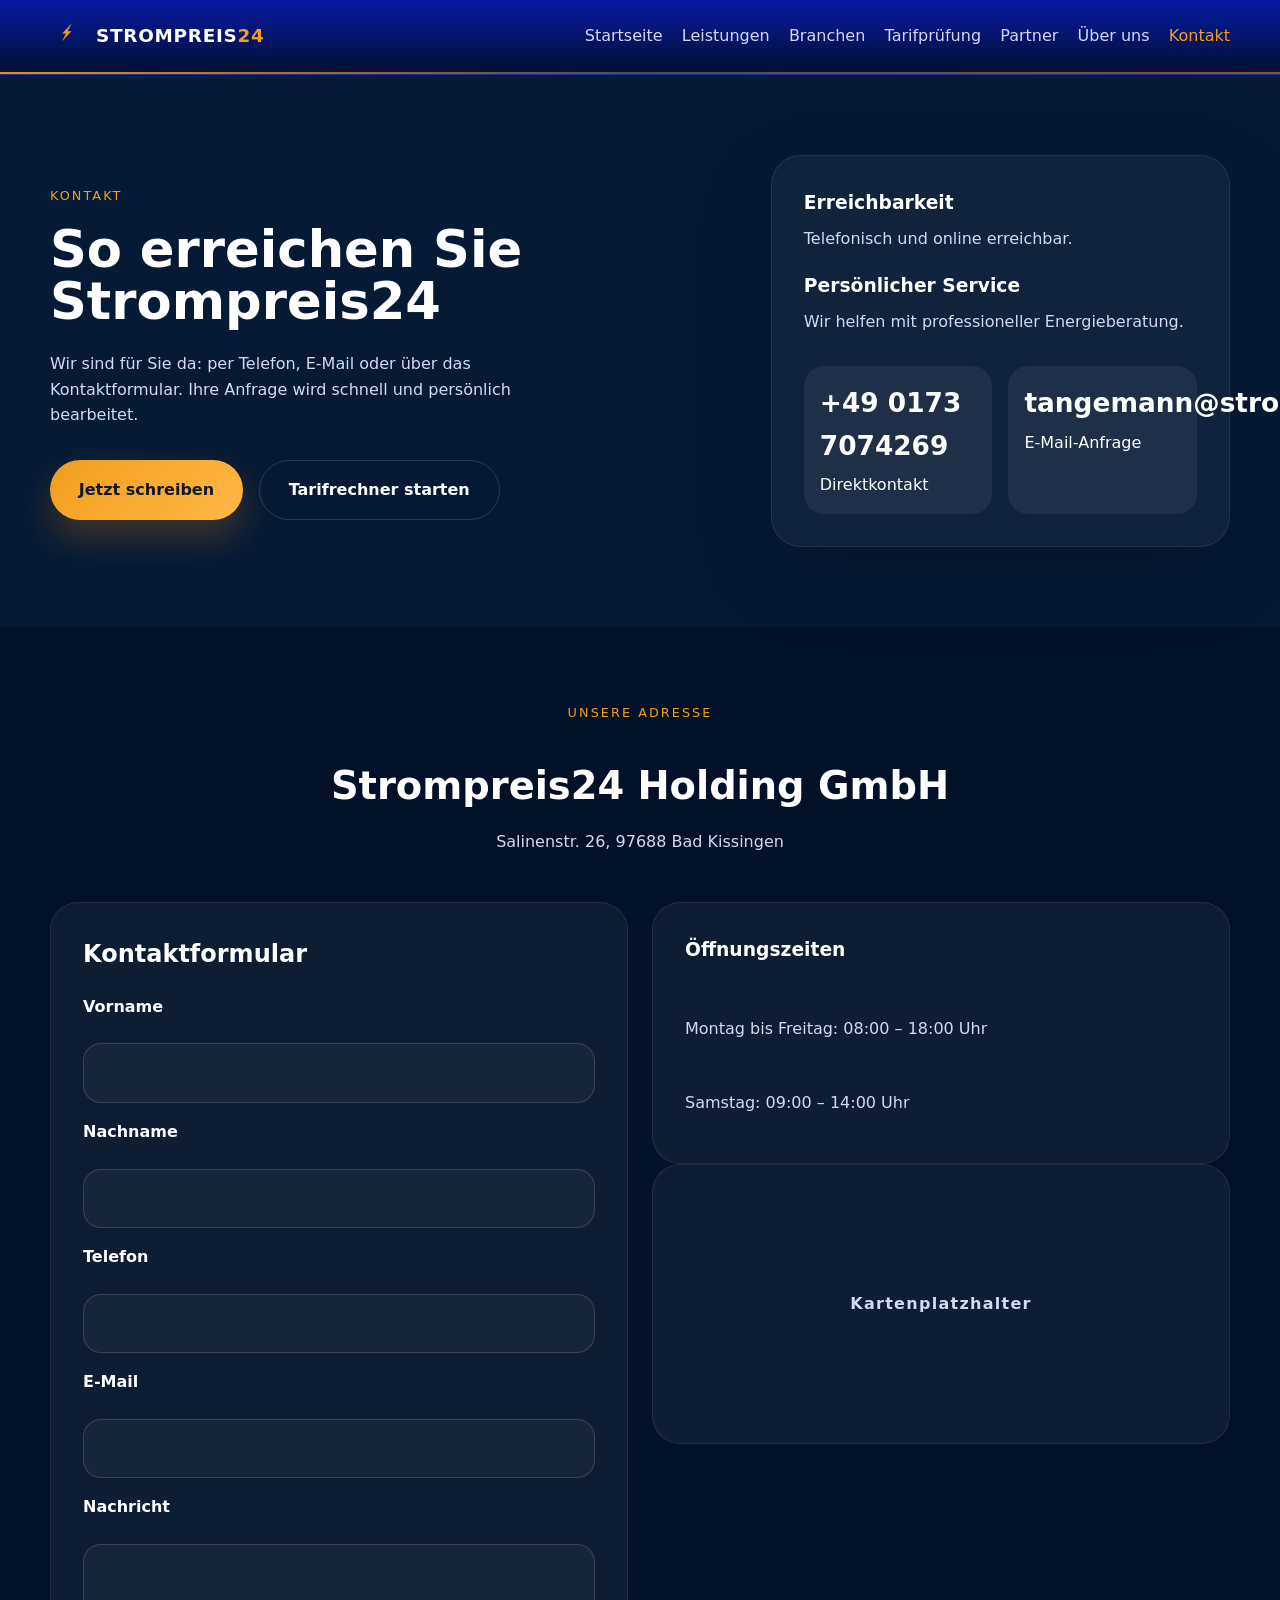
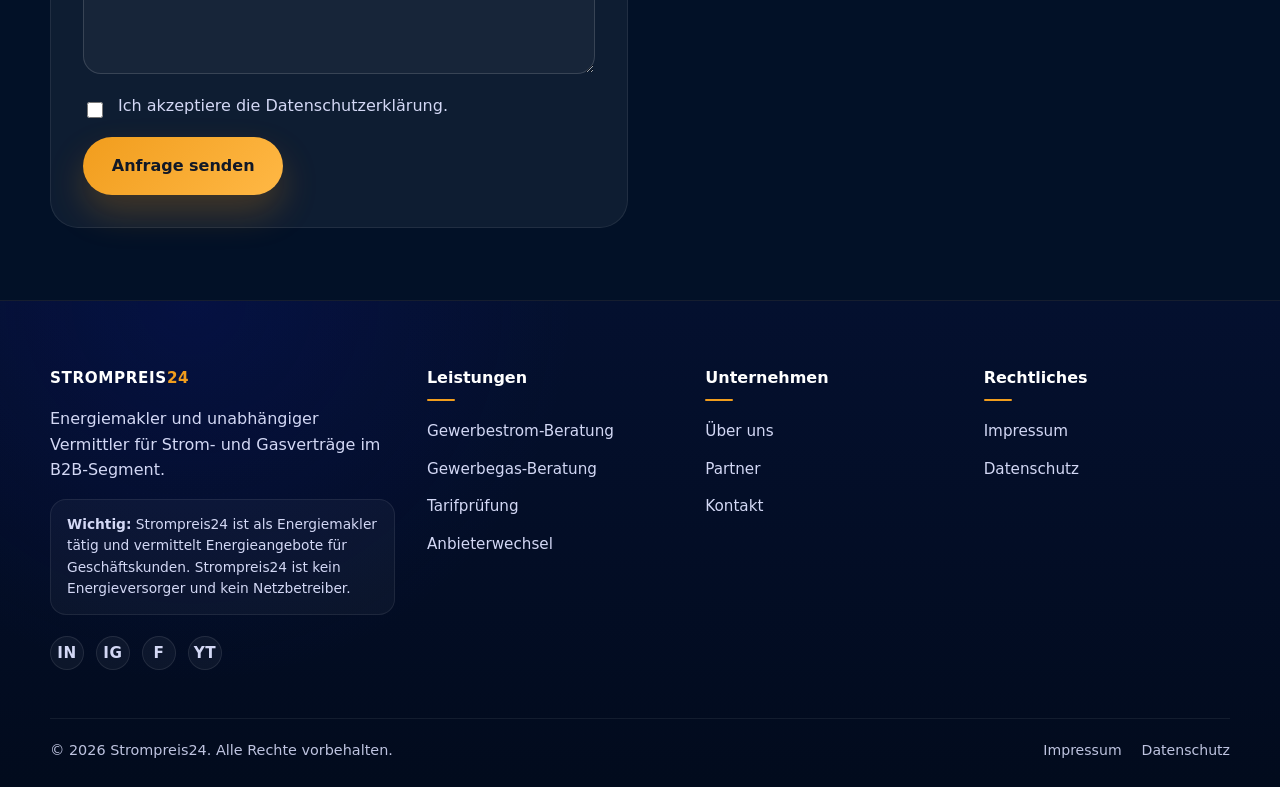
<file: kontakt.html>
<!DOCTYPE html>
<html lang="de">
<head>
  <meta charset="UTF-8">
  <meta name="viewport" content="width=device-width, initial-scale=1.0">
  <title>Strompreis24 | Kontakt – Energiemakler</title>
  <link rel="stylesheet" href="assets/css/style.css">
</head>
<body data-page="kontakt">
  <header class="site-header">
    <div class="container header-inner">
      <a href="index.html" class="brand" aria-label="Strompreis24 Startseite">
        <img src="assets/img/logo-strompreis24-icon.png" alt="Strompreis24 Icon" class="brand-logo-icon">
        <span class="brand-wordmark">
          <span class="brand-wordmark-main">STROMPREIS</span><span class="brand-wordmark-accent">24</span>
        </span>
      </a>
      <button class="nav-toggle" aria-label="Navigation öffnen" aria-expanded="false">
        <span></span>
        <span></span>
        <span></span>
      </button>
      <nav class="site-nav" aria-label="Hauptnavigation">
  <ul>
    <li><a href="index.html">Startseite</a></li>

    <li class="nav-item has-dropdown">
      <a href="leistungen.html" class="nav-link">Leistungen</a>

      <div class="mega-menu">
        <div class="mega-column">
          <h3>Energieberatung</h3>
          <a href="leistungen.html">Gewerbestrom-Beratung</a>
          <a href="leistungen.html">Gewerbegas-Beratung</a>
          <a href="leistungen.html">Stromtarifprüfung für Unternehmen</a>
          <a href="leistungen.html">Gasvertrag prüfen lassen</a>
        </div>

        <div class="mega-column">
          <h3>Optimierung & Wechsel</h3>
          <a href="leistungen.html">Energievertragsoptimierung</a>
          <a href="leistungen.html">Gewerbestrom-Anbieterwechsel</a>
          <a href="leistungen.html">Gewerbegas-Anbieterwechsel</a>
        </div>

        <div class="mega-column">
          <h3>Erweiterte Lösungen</h3>
          <a href="leistungen.html">Photovoltaik-Beratung</a>
          <a href="leistungen.html">Industriespeicher-Beratung</a>
          <a href="leistungen.html">Individuelle B2B-Anfrage</a>
          <a href="leistungen.html" class="mega-cta">Alle Leistungen ansehen →</a>
        </div>
      </div>
    </li>

    <li class="nav-item has-dropdown">
      <a href="branchen.html" class="nav-link">Branchen</a>

      <div class="mega-menu mega-menu-small">
        <div class="mega-column">
          <h3>Zielgruppen</h3>
          <a href="branchen.html">Gewerbe</a>
          <a href="branchen.html">Industrie</a>
          <a href="branchen.html">Handwerk</a>
          <a href="branchen.html">Einzelhandel</a>
        </div>

        <div class="mega-column">
          <h3>Immobilien & Standorte</h3>
          <a href="branchen.html">Immobilienverwaltungen</a>
          <a href="branchen.html">Büro- und Verwaltungsgebäude</a>
          <a href="branchen.html">Filialunternehmen</a>
          <a href="branchen.html">Energieintensive Betriebe</a>
          <a href="branchen.html" class="mega-cta">Alle Branchen ansehen →</a>
        </div>
      </div>
    </li>

    <li class="nav-item has-dropdown">
      <a href="tarifpruefung.html" class="nav-link">Tarifprüfung</a>

      <div class="mega-menu mega-menu-compact">
        <div class="mega-column">
          <h3>Vertragsprüfung</h3>
          <a href="tarifpruefung.html">Stromvertrag prüfen lassen</a>
          <a href="tarifpruefung.html">Gasvertrag prüfen lassen</a>
          <a href="tarifpruefung.html">Neuantrag oder Vertragswechsel</a>
        </div>

        <div class="mega-column">
          <h3>Analyse & Vermittlung</h3>
          <a href="tarifpruefung.html">Verbrauchsdaten analysieren</a>
          <a href="tarifpruefung.html">Anbieterangebote vergleichen lassen</a>
          <a href="tarifpruefung.html">Kostenlose Vertragsprüfung anfragen</a>
          <a href="tarifpruefung.html" class="mega-cta">Vertragsprüfung starten →</a>
        </div>
      </div>
    </li>

    <li><a href="vertriebspartner.html">Partner</a></li>
    <li><a href="ueber-uns.html">Über uns</a></li>
    <li><a href="kontakt.html">Kontakt</a></li>
  </ul>
</nav>
    </div>
  </header>

  <main>
    <section class="hero section-light fade-in">
      <div class="container hero-grid">
        <div class="hero-copy">
          <span class="eyebrow">Kontakt</span>
          <h1>So erreichen Sie Strompreis24</h1>
          <p>Wir sind für Sie da: per Telefon, E-Mail oder über das Kontaktformular. Ihre Anfrage wird schnell und persönlich bearbeitet.</p>
          <div class="hero-actions">
            <a href="#kontakt-form" class="button button-primary">Jetzt schreiben</a>
            <a href="tarifrechner.html" class="button button-secondary">Tarifrechner starten</a>
          </div>
        </div>
        <div class="hero-card">
          <div class="card-highlights">
            <div>
              <h3>Erreichbarkeit</h3>
              <p>Telefonisch und online erreichbar.</p>
            </div>
            <div>
              <h3>Persönlicher Service</h3>
              <p>Wir helfen mit professioneller Energieberatung.</p>
            </div>
          </div>
          <div class="card-stats">
            <div>
              <strong>+49 0173 7074269</strong>
              <span>Direktkontakt</span>
            </div>
            <div>
              <strong>tangemann@strompreis24.com</strong>
              <span>E-Mail-Anfrage</span>
            </div>
          </div>
        </div>
      </div>
    </section>

    <section class="section section-dark fade-in" id="kontakt-form">
      <div class="container">
        <div class="section-intro">
          <span class="eyebrow">Unsere Adresse</span>
          <h2>Strompreis24 Holding GmbH</h2>
          <p>Salinenstr. 26, 97688 Bad Kissingen</p>
        </div>
        <div class="contact-grid">
          <div class="form-card">
            <h2>Kontaktformular</h2>
            <form>
              <div class="form-row form-field">
                <label for="kontakt-vorname">Vorname</label>
                <input type="text" id="kontakt-vorname" name="kontaktVorname" required>
              </div>
              <div class="form-row form-field">
                <label for="kontakt-nachname">Nachname</label>
                <input type="text" id="kontakt-nachname" name="kontaktNachname" required>
              </div>
              <div class="form-row form-field">
                <label for="kontakt-telefon">Telefon</label>
                <input type="tel" id="kontakt-telefon" name="kontaktTelefon" required>
              </div>
              <div class="form-row form-field">
                <label for="kontakt-email">E-Mail</label>
                <input type="email" id="kontakt-email" name="kontaktEmail" required>
              </div>
              <div class="form-row form-field">
                <label for="kontakt-nachricht">Nachricht</label>
                <textarea id="kontakt-nachricht" name="kontaktNachricht" required></textarea>
              </div>
              <div class="checkbox-field">
                <label><input type="checkbox" required>Ich akzeptiere die Datenschutzerklärung.</label>
              </div>
              <button type="submit" class="button button-primary">Anfrage senden</button>
              <div class="form-success" style="display:none;"></div>
            </form>
          </div>
          <div>
            <div class="highlight-card">
              <h3>Öffnungszeiten</h3>
              <p>Montag bis Freitag: 08:00 – 18:00 Uhr</p>
              <p>Samstag: 09:00 – 14:00 Uhr</p>
            </div>
            <div class="map-placeholder"></div>
          </div>
        </div>
      </div>
    </section>
  </main>

  <footer class="site-footer section-dark">
  <div class="container footer-grid">
    <div class="footer-brand">
      <a href="index.html" class="footer-logo">
        <span class="footer-logo-main">STROMPREIS</span><span class="footer-logo-accent">24</span>
      </a>

      <p>Energiemakler und unabhängiger Vermittler für Strom- und Gasverträge im B2B-Segment.</p>

      <p class="disclaimer">
        <strong>Wichtig:</strong> Strompreis24 ist als Energiemakler tätig und vermittelt Energieangebote für Geschäftskunden. Strompreis24 ist kein Energieversorger und kein Netzbetreiber.
      </p>

      <div class="footer-socials" aria-label="Social Media Links">
        <a href="#" aria-label="LinkedIn" class="social-link">in</a>
        <a href="#" aria-label="Instagram" class="social-link">ig</a>
        <a href="#" aria-label="Facebook" class="social-link">f</a>
        <a href="#" aria-label="YouTube" class="social-link">yt</a>
      </div>
    </div>

    <div>
      <h3>Leistungen</h3>
      <ul>
        <li><a href="leistungen.html">Gewerbestrom-Beratung</a></li>
        <li><a href="leistungen.html">Gewerbegas-Beratung</a></li>
        <li><a href="tarifpruefung.html">Tarifprüfung</a></li>
        <li><a href="leistungen.html">Anbieterwechsel</a></li>
      </ul>
    </div>

    <div>
      <h3>Unternehmen</h3>
      <ul>
        <li><a href="ueber-uns.html">Über uns</a></li>
        <li><a href="vertriebspartner.html">Partner</a></li>
        <li><a href="kontakt.html">Kontakt</a></li>
      </ul>
    </div>

    <div>
      <h3>Rechtliches</h3>
      <ul>
        <li><a href="impressum.html">Impressum</a></li>
        <li><a href="datenschutz.html">Datenschutz</a></li>
      </ul>
    </div>
  </div>

  <div class="container footer-bottom">
    <p>© 2026 Strompreis24. Alle Rechte vorbehalten.</p>

    <div class="footer-legal-links">
      <a href="impressum.html">Impressum</a>
      <a href="datenschutz.html">Datenschutz</a>
    </div>
  </div>
</footer>

  <script src="assets/js/main.js"></script>
</body>
</html>
</file>
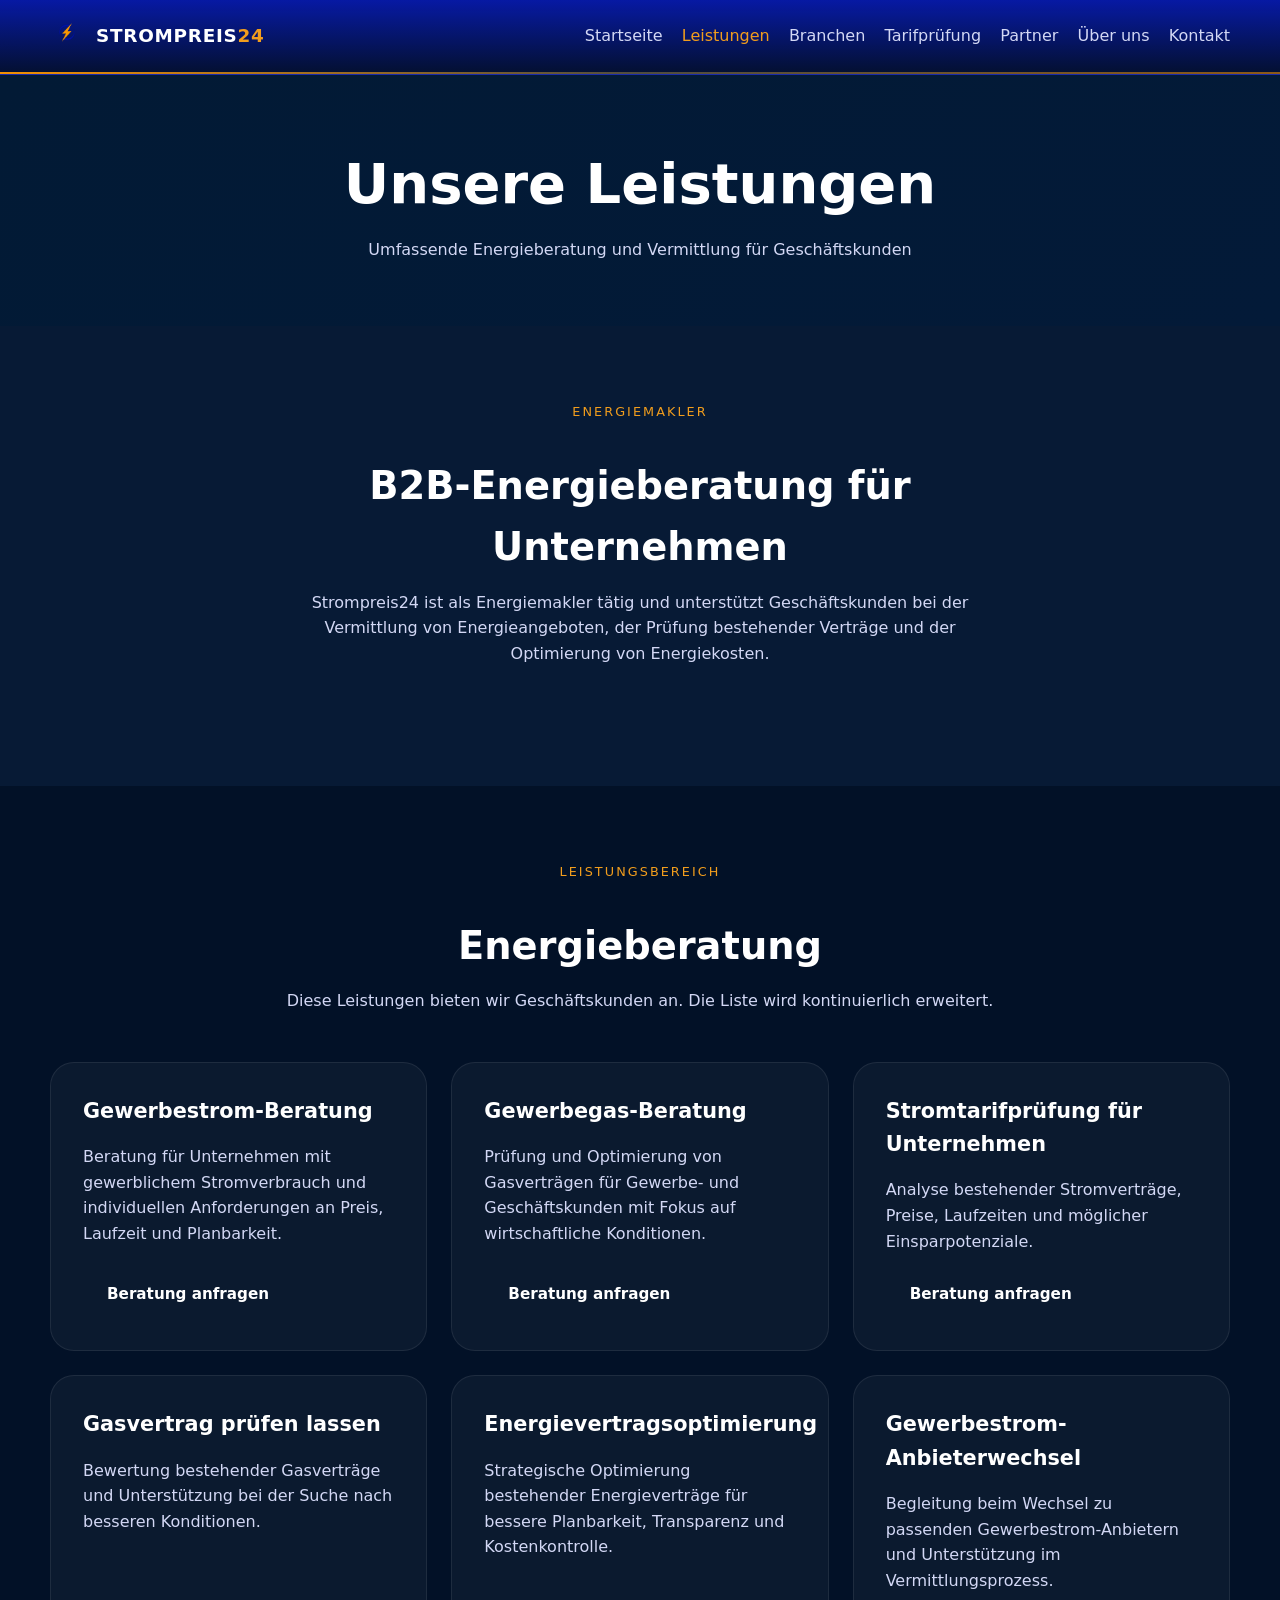
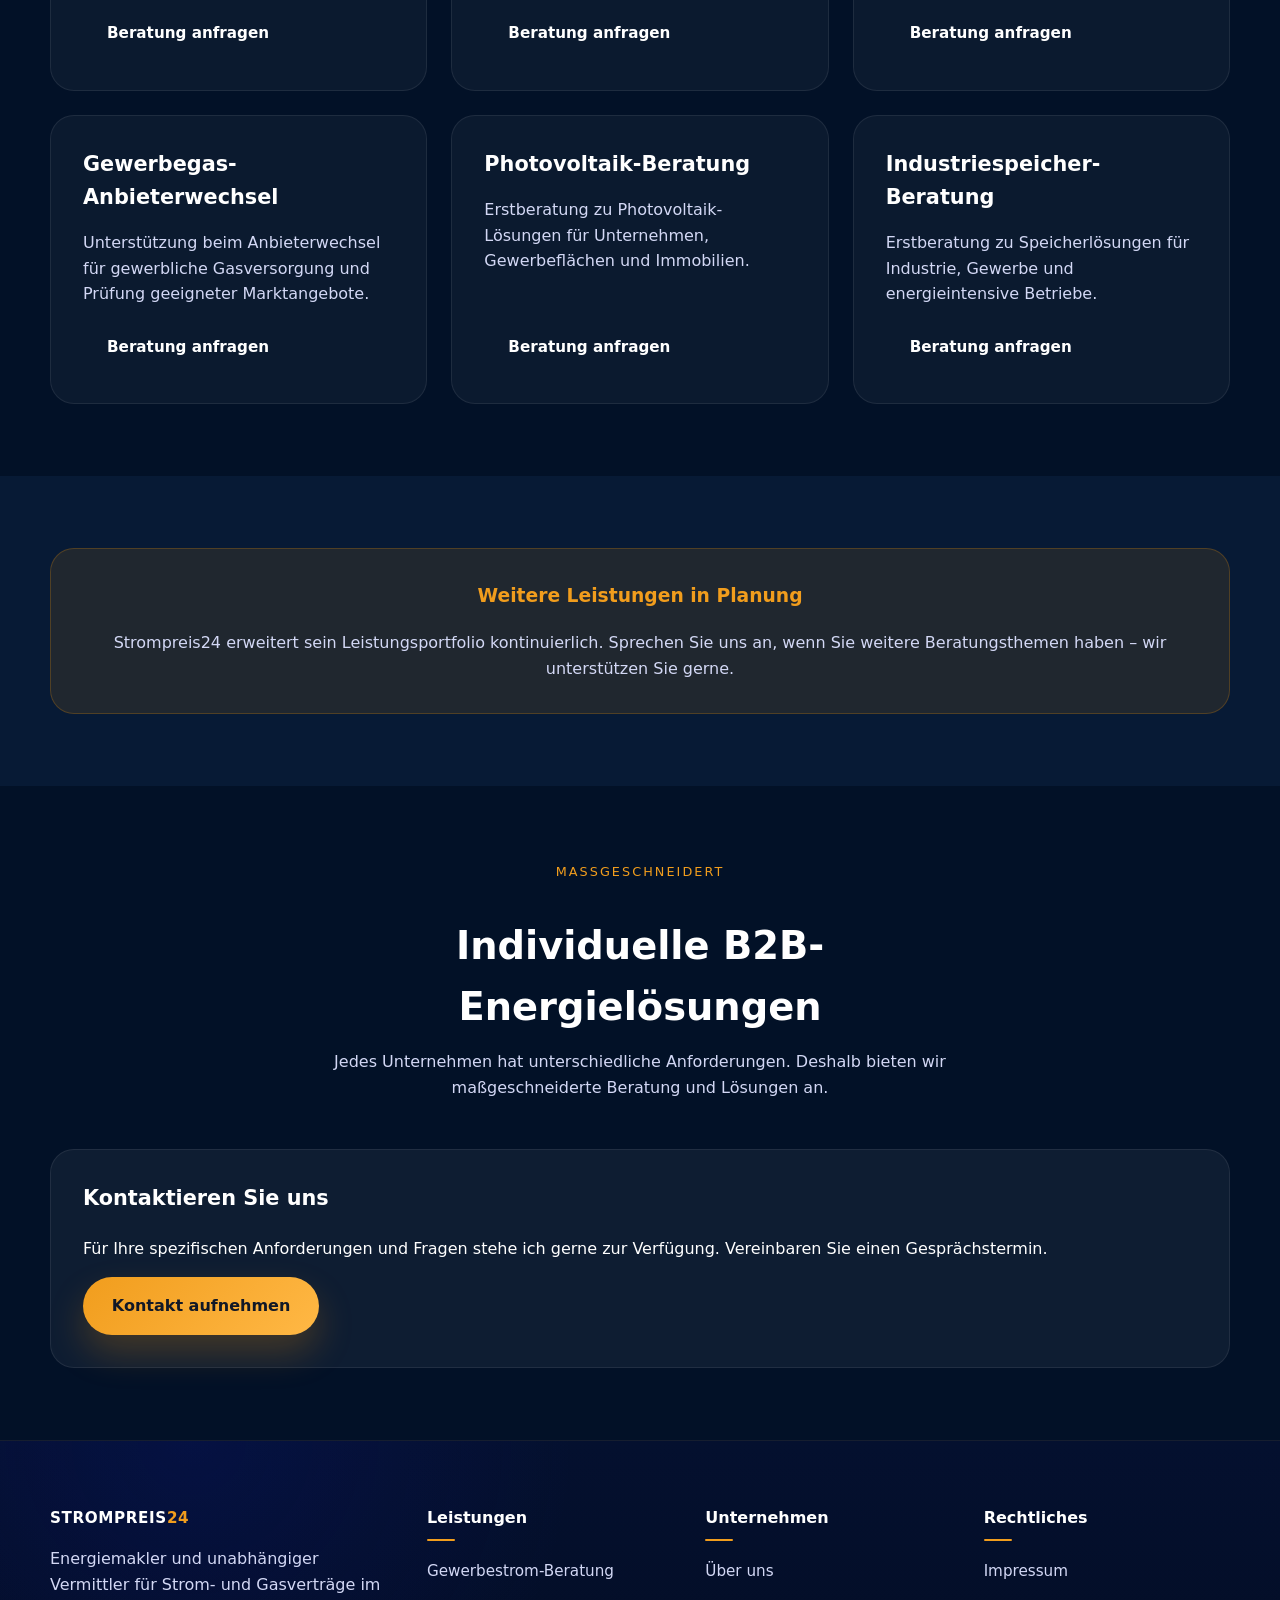
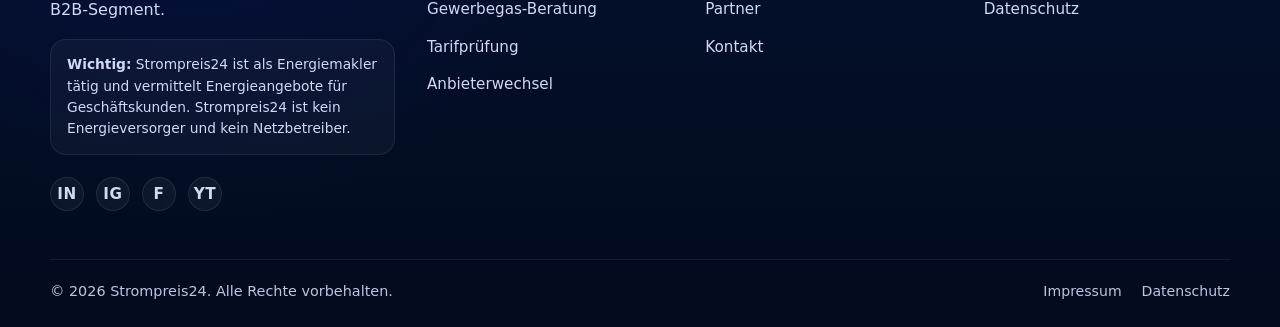
<file: leistungen.html>
<!DOCTYPE html>
<html lang="de">
<head>
  <meta charset="UTF-8">
  <meta name="viewport" content="width=device-width, initial-scale=1.0">
  <title>Strompreis24 | Leistungen für Geschäftskunden</title>
  <link rel="stylesheet" href="assets/css/style.css">
</head>
<body data-page="leistungen">
  <header class="site-header">
    <div class="container header-inner">
      <a href="index.html" class="brand" aria-label="Strompreis24 Startseite">
        <img src="assets/img/logo-strompreis24-icon.png" alt="Strompreis24 Icon" class="brand-logo-icon">
        <span class="brand-wordmark">
          <span class="brand-wordmark-main">STROMPREIS</span><span class="brand-wordmark-accent">24</span>
        </span>
      </a>
      <button class="nav-toggle" aria-label="Navigation öffnen" aria-expanded="false">
        <span></span>
        <span></span>
        <span></span>
      </button>
      <nav class="site-nav" aria-label="Hauptnavigation">
  <ul>
    <li><a href="index.html">Startseite</a></li>

    <li class="nav-item has-dropdown">
      <a href="leistungen.html" class="nav-link">Leistungen</a>

      <div class="mega-menu">
        <div class="mega-column">
          <h3>Energieberatung</h3>
          <a href="leistungen.html">Gewerbestrom-Beratung</a>
          <a href="leistungen.html">Gewerbegas-Beratung</a>
          <a href="leistungen.html">Stromtarifprüfung für Unternehmen</a>
          <a href="leistungen.html">Gasvertrag prüfen lassen</a>
        </div>

        <div class="mega-column">
          <h3>Optimierung & Wechsel</h3>
          <a href="leistungen.html">Energievertragsoptimierung</a>
          <a href="leistungen.html">Gewerbestrom-Anbieterwechsel</a>
          <a href="leistungen.html">Gewerbegas-Anbieterwechsel</a>
        </div>

        <div class="mega-column">
          <h3>Erweiterte Lösungen</h3>
          <a href="leistungen.html">Photovoltaik-Beratung</a>
          <a href="leistungen.html">Industriespeicher-Beratung</a>
          <a href="leistungen.html">Individuelle B2B-Anfrage</a>
          <a href="leistungen.html" class="mega-cta">Alle Leistungen ansehen →</a>
        </div>
      </div>
    </li>

    <li class="nav-item has-dropdown">
      <a href="branchen.html" class="nav-link">Branchen</a>

      <div class="mega-menu mega-menu-small">
        <div class="mega-column">
          <h3>Zielgruppen</h3>
          <a href="branchen.html">Gewerbe</a>
          <a href="branchen.html">Industrie</a>
          <a href="branchen.html">Handwerk</a>
          <a href="branchen.html">Einzelhandel</a>
        </div>

        <div class="mega-column">
          <h3>Immobilien & Standorte</h3>
          <a href="branchen.html">Immobilienverwaltungen</a>
          <a href="branchen.html">Büro- und Verwaltungsgebäude</a>
          <a href="branchen.html">Filialunternehmen</a>
          <a href="branchen.html">Energieintensive Betriebe</a>
          <a href="branchen.html" class="mega-cta">Alle Branchen ansehen →</a>
        </div>
      </div>
    </li>

    <li class="nav-item has-dropdown">
      <a href="tarifpruefung.html" class="nav-link">Tarifprüfung</a>

      <div class="mega-menu mega-menu-compact">
        <div class="mega-column">
          <h3>Vertragsprüfung</h3>
          <a href="tarifpruefung.html">Stromvertrag prüfen lassen</a>
          <a href="tarifpruefung.html">Gasvertrag prüfen lassen</a>
          <a href="tarifpruefung.html">Neuantrag oder Vertragswechsel</a>
        </div>

        <div class="mega-column">
          <h3>Analyse & Vermittlung</h3>
          <a href="tarifpruefung.html">Verbrauchsdaten analysieren</a>
          <a href="tarifpruefung.html">Anbieterangebote vergleichen lassen</a>
          <a href="tarifpruefung.html">Kostenlose Vertragsprüfung anfragen</a>
          <a href="tarifpruefung.html" class="mega-cta">Vertragsprüfung starten →</a>
        </div>
      </div>
    </li>

    <li><a href="vertriebspartner.html">Partner</a></li>
    <li><a href="ueber-uns.html">Über uns</a></li>
    <li><a href="kontakt.html">Kontakt</a></li>
  </ul>
</nav>
    </div>
  </header>

  <main>
    <section class="page-header fade-in">
      <div class="container">
        <h1>Unsere Leistungen</h1>
        <p>Umfassende Energieberatung und Vermittlung für Geschäftskunden</p>
      </div>
    </section>

    <section class="section section-light fade-in">
      <div class="container">
        <div class="section-intro">
          <span class="eyebrow">Energiemakler</span>
          <h2>B2B-Energieberatung für Unternehmen</h2>
          <p>Strompreis24 ist als Energiemakler tätig und unterstützt Geschäftskunden bei der Vermittlung von Energieangeboten, der Prüfung bestehender Verträge und der Optimierung von Energiekosten.</p>
        </div>
      </div>
    </section>

    <section class="section section-dark fade-in">
      <div class="container">
        <div class="section-intro">
          <span class="eyebrow">Leistungsbereich</span>
          <h2>Energieberatung</h2>
          <p>Diese Leistungen bieten wir Geschäftskunden an. Die Liste wird kontinuierlich erweitert.</p>
        </div>
        <div class="services-grid">
          <article class="service-card">
            <h3>Gewerbestrom-Beratung</h3>
            <p>Beratung für Unternehmen mit gewerblichem Stromverbrauch und individuellen Anforderungen an Preis, Laufzeit und Planbarkeit.</p>
            <a href="tarifpruefung.html" class="button button-small">Beratung anfragen</a>
          </article>
          <article class="service-card">
            <h3>Gewerbegas-Beratung</h3>
            <p>Prüfung und Optimierung von Gasverträgen für Gewerbe- und Geschäftskunden mit Fokus auf wirtschaftliche Konditionen.</p>
            <a href="tarifpruefung.html" class="button button-small">Beratung anfragen</a>
          </article>
          <article class="service-card">
            <h3>Stromtarifprüfung für Unternehmen</h3>
            <p>Analyse bestehender Stromverträge, Preise, Laufzeiten und möglicher Einsparpotenziale.</p>
            <a href="tarifpruefung.html" class="button button-small">Beratung anfragen</a>
          </article>
          <article class="service-card">
            <h3>Gasvertrag prüfen lassen</h3>
            <p>Bewertung bestehender Gasverträge und Unterstützung bei der Suche nach besseren Konditionen.</p>
            <a href="tarifpruefung.html" class="button button-small">Beratung anfragen</a>
          </article>
          <article class="service-card">
            <h3>Energievertragsoptimierung</h3>
            <p>Strategische Optimierung bestehender Energieverträge für bessere Planbarkeit, Transparenz und Kostenkontrolle.</p>
            <a href="tarifpruefung.html" class="button button-small">Beratung anfragen</a>
          </article>
          <article class="service-card">
            <h3>Gewerbestrom-Anbieterwechsel</h3>
            <p>Begleitung beim Wechsel zu passenden Gewerbestrom-Anbietern und Unterstützung im Vermittlungsprozess.</p>
            <a href="tarifpruefung.html" class="button button-small">Beratung anfragen</a>
          </article>
          <article class="service-card">
            <h3>Gewerbegas-Anbieterwechsel</h3>
            <p>Unterstützung beim Anbieterwechsel für gewerbliche Gasversorgung und Prüfung geeigneter Marktangebote.</p>
            <a href="tarifpruefung.html" class="button button-small">Beratung anfragen</a>
          </article>
          <article class="service-card">
            <h3>Photovoltaik-Beratung</h3>
            <p>Erstberatung zu Photovoltaik-Lösungen für Unternehmen, Gewerbeflächen und Immobilien.</p>
            <a href="tarifpruefung.html" class="button button-small">Beratung anfragen</a>
          </article>
          <article class="service-card">
            <h3>Industriespeicher-Beratung</h3>
            <p>Erstberatung zu Speicherlösungen für Industrie, Gewerbe und energieintensive Betriebe.</p>
            <a href="tarifpruefung.html" class="button button-small">Beratung anfragen</a>
          </article>
        </div>
      </div>
    </section>

    <section class="section section-light fade-in">
      <div class="container">
        <div class="notice">
          <h3>Weitere Leistungen in Planung</h3>
          <p>Strompreis24 erweitert sein Leistungsportfolio kontinuierlich. Sprechen Sie uns an, wenn Sie weitere Beratungsthemen haben – wir unterstützen Sie gerne.</p>
        </div>
      </div>
    </section>

    <section class="section section-dark fade-in">
      <div class="container">
        <div class="section-intro">
          <span class="eyebrow">Maßgeschneidert</span>
          <h2>Individuelle B2B-Energielösungen</h2>
          <p>Jedes Unternehmen hat unterschiedliche Anforderungen. Deshalb bieten wir maßgeschneiderte Beratung und Lösungen an.</p>
        </div>
        <div class="highlight-box">
          <h3>Kontaktieren Sie uns</h3>
          <p>Für Ihre spezifischen Anforderungen und Fragen stehe ich gerne zur Verfügung. Vereinbaren Sie einen Gesprächstermin.</p>
          <a href="kontakt.html" class="button button-primary">Kontakt aufnehmen</a>
        </div>
      </div>
    </section>
  </main>

  <footer class="site-footer section-dark">
  <div class="container footer-grid">
    <div class="footer-brand">
      <a href="index.html" class="footer-logo">
        <span class="footer-logo-main">STROMPREIS</span><span class="footer-logo-accent">24</span>
      </a>

      <p>Energiemakler und unabhängiger Vermittler für Strom- und Gasverträge im B2B-Segment.</p>

      <p class="disclaimer">
        <strong>Wichtig:</strong> Strompreis24 ist als Energiemakler tätig und vermittelt Energieangebote für Geschäftskunden. Strompreis24 ist kein Energieversorger und kein Netzbetreiber.
      </p>

      <div class="footer-socials" aria-label="Social Media Links">
        <a href="#" aria-label="LinkedIn" class="social-link">in</a>
        <a href="#" aria-label="Instagram" class="social-link">ig</a>
        <a href="#" aria-label="Facebook" class="social-link">f</a>
        <a href="#" aria-label="YouTube" class="social-link">yt</a>
      </div>
    </div>

    <div>
      <h3>Leistungen</h3>
      <ul>
        <li><a href="leistungen.html">Gewerbestrom-Beratung</a></li>
        <li><a href="leistungen.html">Gewerbegas-Beratung</a></li>
        <li><a href="tarifpruefung.html">Tarifprüfung</a></li>
        <li><a href="leistungen.html">Anbieterwechsel</a></li>
      </ul>
    </div>

    <div>
      <h3>Unternehmen</h3>
      <ul>
        <li><a href="ueber-uns.html">Über uns</a></li>
        <li><a href="vertriebspartner.html">Partner</a></li>
        <li><a href="kontakt.html">Kontakt</a></li>
      </ul>
    </div>

    <div>
      <h3>Rechtliches</h3>
      <ul>
        <li><a href="impressum.html">Impressum</a></li>
        <li><a href="datenschutz.html">Datenschutz</a></li>
      </ul>
    </div>
  </div>

  <div class="container footer-bottom">
    <p>© 2026 Strompreis24. Alle Rechte vorbehalten.</p>

    <div class="footer-legal-links">
      <a href="impressum.html">Impressum</a>
      <a href="datenschutz.html">Datenschutz</a>
    </div>
  </div>
</footer>

  <script src="assets/js/main.js"></script>
</body>
</html>
</file>
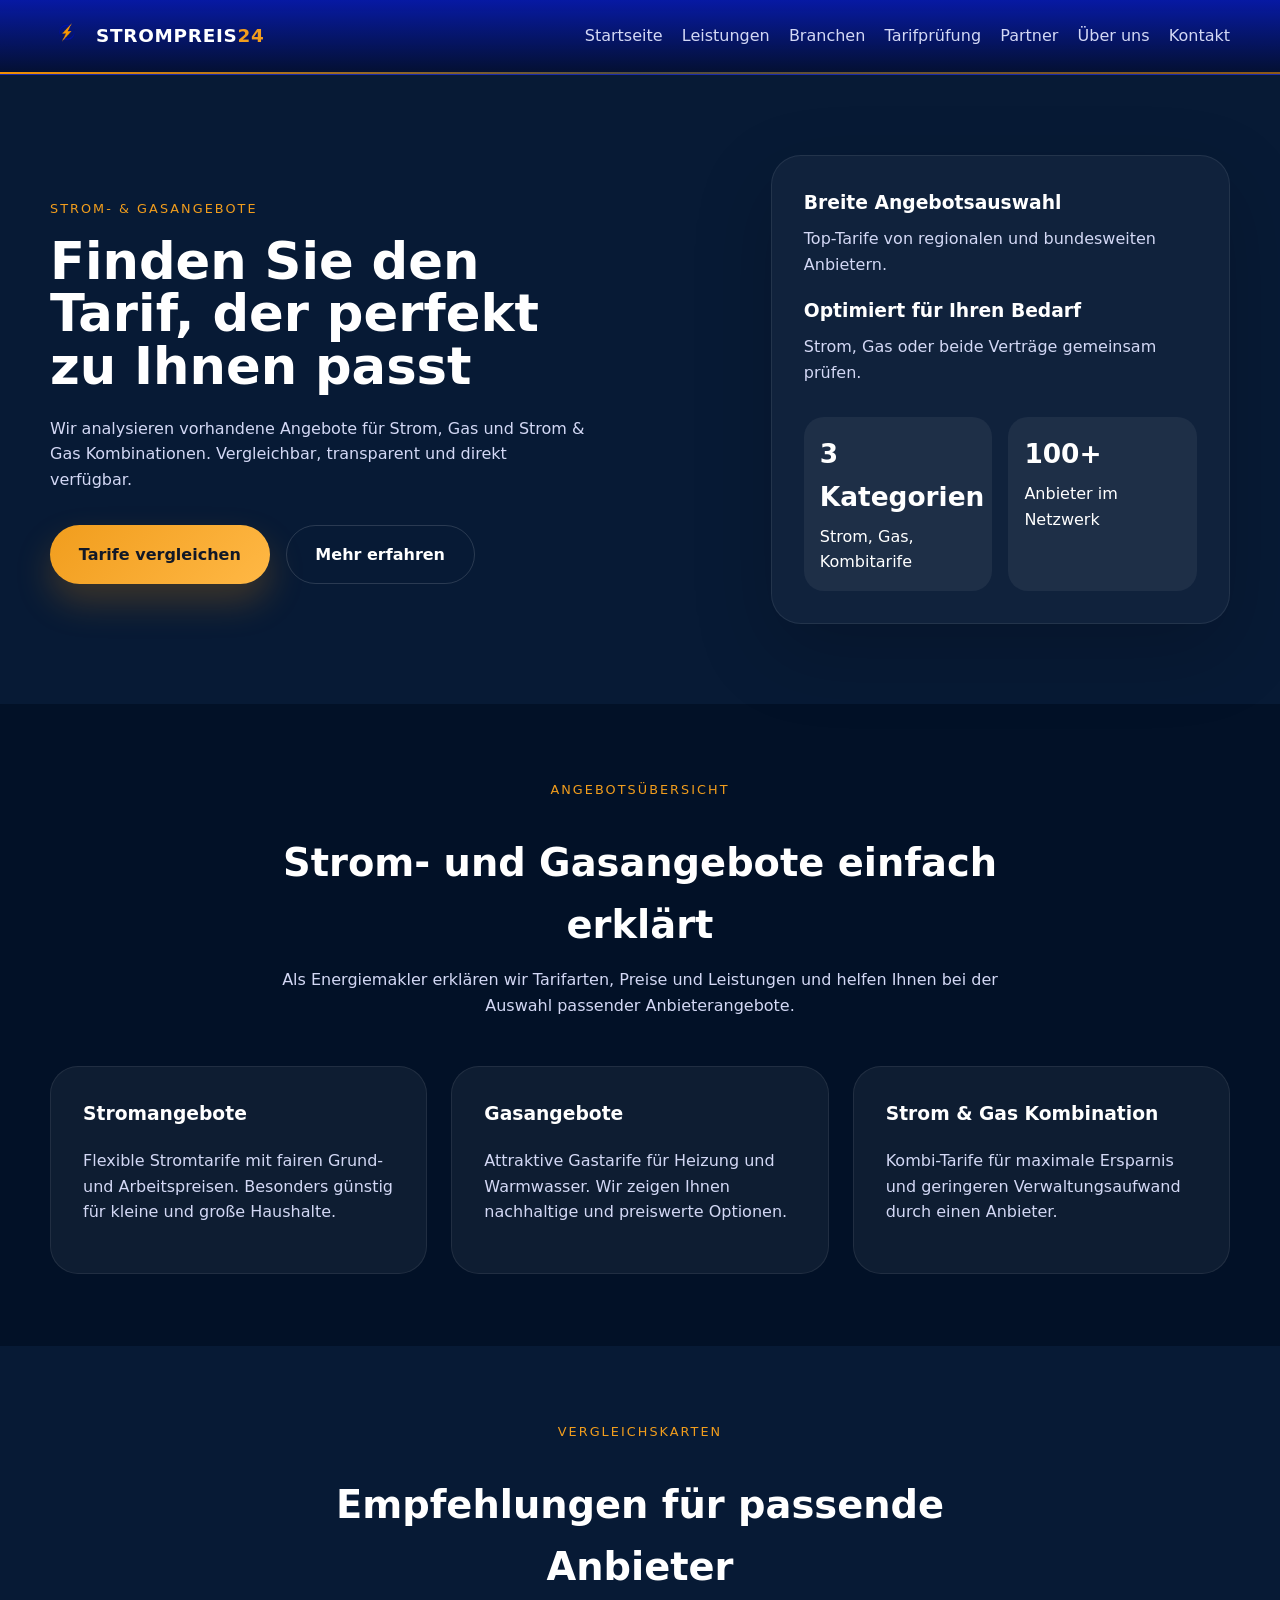
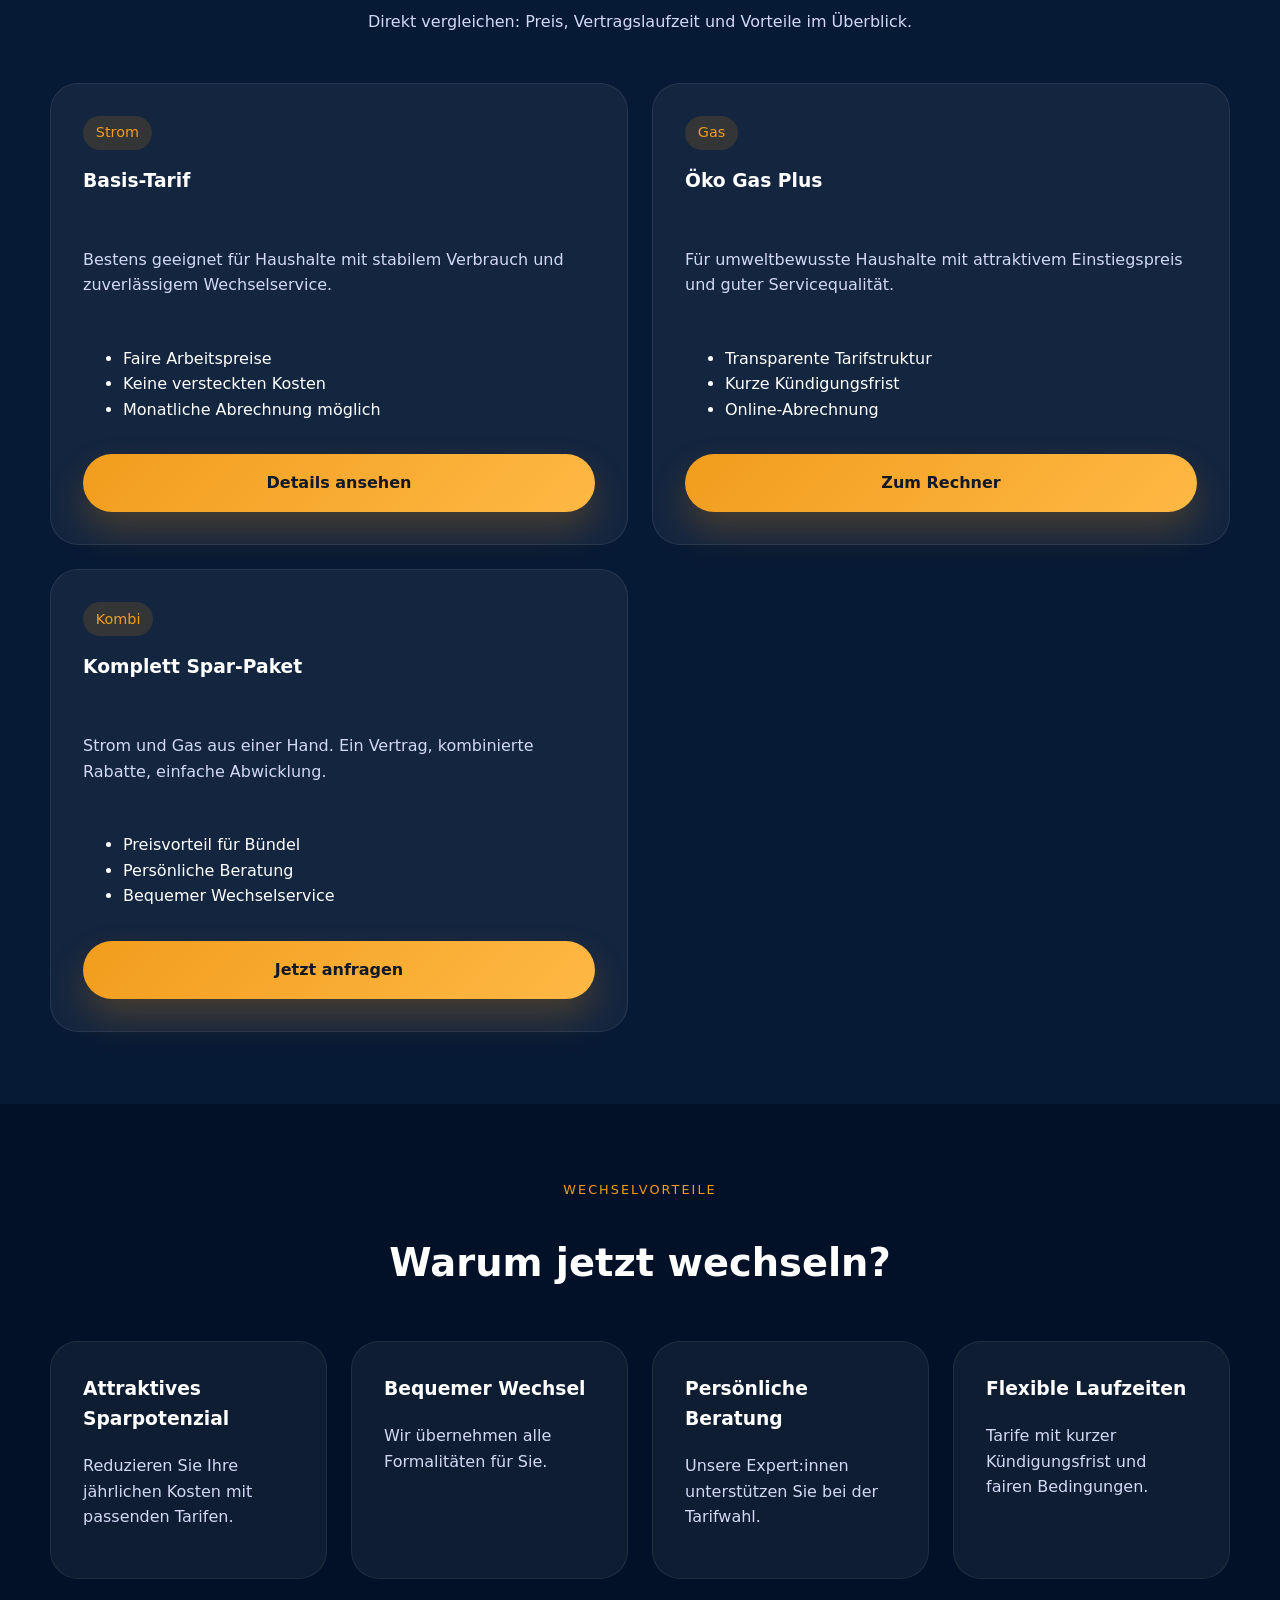
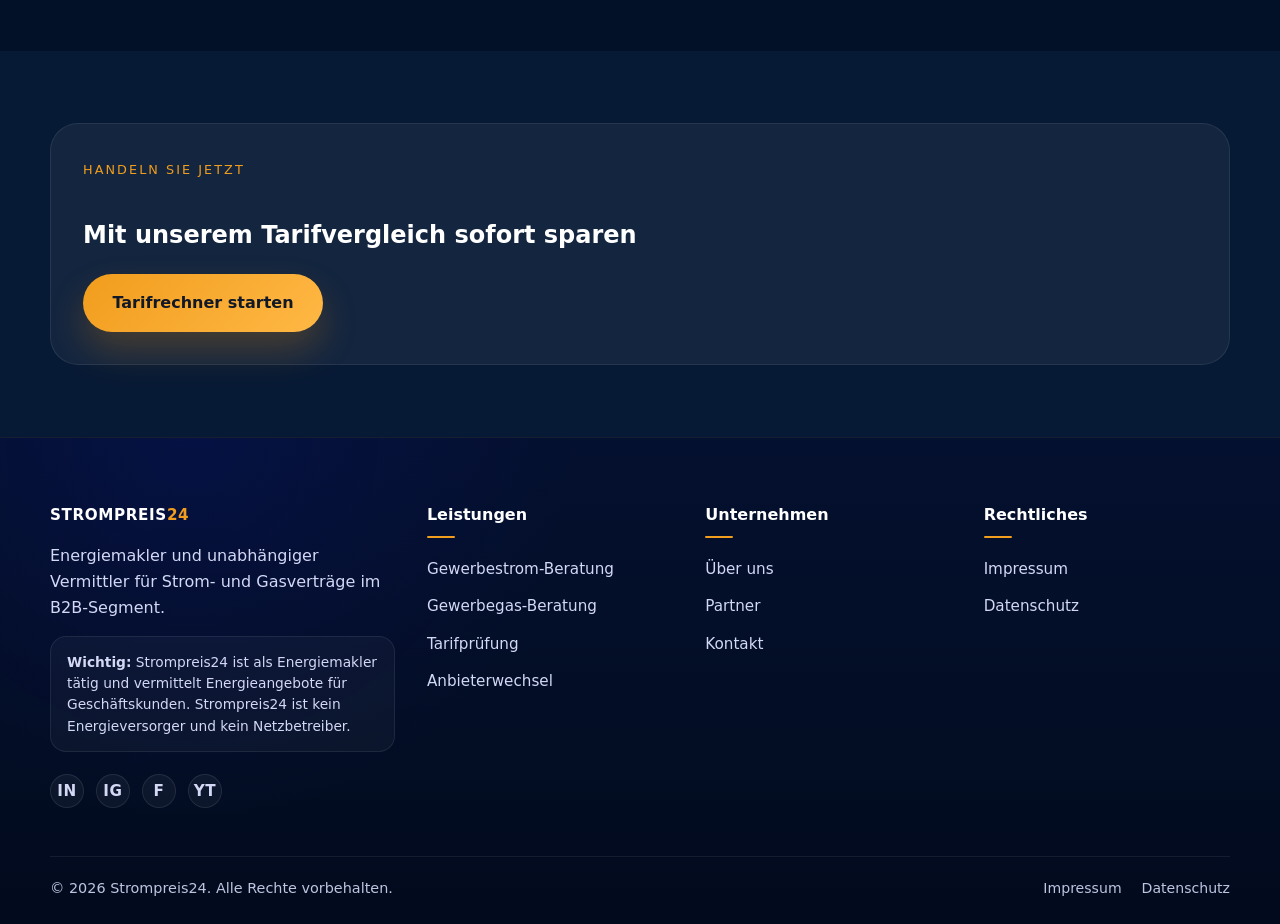
<file: strom-gas-angebote.html>
<!DOCTYPE html>
<html lang="de">
<head>
  <meta charset="UTF-8">
  <meta name="viewport" content="width=device-width, initial-scale=1.0">
  <title>Strompreis24 | Strom- und Gasangebote für Geschäftskunden</title>
  <link rel="stylesheet" href="assets/css/style.css">
</head>
<body data-page="strom-gas-angebote">
  <header class="site-header">
    <div class="container header-inner">
      <a href="index.html" class="brand" aria-label="Strompreis24 Startseite">
        <img src="assets/img/logo-strompreis24-icon.png" alt="Strompreis24 Icon" class="brand-logo-icon">
        <span class="brand-wordmark">
          <span class="brand-wordmark-main">STROMPREIS</span><span class="brand-wordmark-accent">24</span>
        </span>
      </a>
      <button class="nav-toggle" aria-label="Navigation öffnen" aria-expanded="false">
        <span></span>
        <span></span>
        <span></span>
      </button>
      <nav class="site-nav" aria-label="Hauptnavigation">
        <ul>
          <li><a href="index.html">Startseite</a></li>
          <li><a href="leistungen.html">Leistungen</a></li>
          <li><a href="branchen.html">Branchen</a></li>
          <li><a href="tarifpruefung.html">Tarifprüfung</a></li>
          <li><a href="vertriebspartner.html">Partner</a></li>
          <li><a href="ueber-uns.html">Über uns</a></li>
          <li><a href="kontakt.html">Kontakt</a></li>
        </ul>
      </nav>
    </div>
  </header>

  <main>
    <section class="hero section-light fade-in">
      <div class="container hero-grid">
        <div class="hero-copy">
          <span class="eyebrow">Strom- & Gasangebote</span>
          <h1>Finden Sie den Tarif, der perfekt zu Ihnen passt</h1>
          <p>Wir analysieren vorhandene Angebote für Strom, Gas und Strom & Gas Kombinationen. Vergleichbar, transparent und direkt verfügbar.</p>
          <div class="hero-actions">
            <a href="tarifrechner.html" class="button button-primary">Tarife vergleichen</a>
            <a href="kontakt.html" class="button button-secondary">Mehr erfahren</a>
          </div>
        </div>
        <div class="hero-card">
          <div class="card-highlights">
            <div>
              <h3>Breite Angebotsauswahl</h3>
              <p>Top-Tarife von regionalen und bundesweiten Anbietern.</p>
            </div>
            <div>
              <h3>Optimiert für Ihren Bedarf</h3>
              <p>Strom, Gas oder beide Verträge gemeinsam prüfen.</p>
            </div>
          </div>
          <div class="card-stats">
            <div>
              <strong>3 Kategorien</strong>
              <span>Strom, Gas, Kombitarife</span>
            </div>
            <div>
              <strong>100+</strong>
              <span>Anbieter im Netzwerk</span>
            </div>
          </div>
        </div>
      </div>
    </section>

    <section class="section section-dark fade-in">
      <div class="container">
        <div class="section-intro">
          <span class="eyebrow">Angebotsübersicht</span>
          <h2>Strom- und Gasangebote einfach erklärt</h2>
          <p>Als Energiemakler erklären wir Tarifarten, Preise und Leistungen und helfen Ihnen bei der Auswahl passender Anbieterangebote.</p>
        </div>
        <div class="offer-grid">
          <article class="offer-card">
            <h3>Stromangebote</h3>
            <p>Flexible Stromtarife mit fairen Grund- und Arbeitspreisen. Besonders günstig für kleine und große Haushalte.</p>
          </article>
          <article class="offer-card">
            <h3>Gasangebote</h3>
            <p>Attraktive Gastarife für Heizung und Warmwasser. Wir zeigen Ihnen nachhaltige und preiswerte Optionen.</p>
          </article>
          <article class="offer-card">
            <h3>Strom & Gas Kombination</h3>
            <p>Kombi-Tarife für maximale Ersparnis und geringeren Verwaltungsaufwand durch einen Anbieter.</p>
          </article>
        </div>
      </div>
    </section>

    <section class="section section-light fade-in">
      <div class="container">
        <div class="section-intro">
          <span class="eyebrow">Vergleichskarten</span>
          <h2>Empfehlungen für passende Anbieter</h2>
          <p>Direkt vergleichen: Preis, Vertragslaufzeit und Vorteile im Überblick.</p>
        </div>
        <div class="comparison-grid">
          <article class="comparison-card">
            <span>Strom</span>
            <h3>Basis-Tarif</h3>
            <p>Bestens geeignet für Haushalte mit stabilem Verbrauch und zuverlässigem Wechselservice.</p>
            <ul>
              <li>Faire Arbeitspreise</li>
              <li>Keine versteckten Kosten</li>
              <li>Monatliche Abrechnung möglich</li>
            </ul>
            <a href="tarifrechner.html" class="button button-primary">Details ansehen</a>
          </article>
          <article class="comparison-card">
            <span>Gas</span>
            <h3>Öko Gas Plus</h3>
            <p>Für umweltbewusste Haushalte mit attraktivem Einstiegspreis und guter Servicequalität.</p>
            <ul>
              <li>Transparente Tarifstruktur</li>
              <li>Kurze Kündigungsfrist</li>
              <li>Online-Abrechnung</li>
            </ul>
            <a href="tarifrechner.html" class="button button-primary">Zum Rechner</a>
          </article>
          <article class="comparison-card">
            <span>Kombi</span>
            <h3>Komplett Spar-Paket</h3>
            <p>Strom und Gas aus einer Hand. Ein Vertrag, kombinierte Rabatte, einfache Abwicklung.</p>
            <ul>
              <li>Preisvorteil für Bündel</li>
              <li>Persönliche Beratung</li>
              <li>Bequemer Wechselservice</li>
            </ul>
            <a href="tarifrechner.html" class="button button-primary">Jetzt anfragen</a>
          </article>
        </div>
      </div>
    </section>

    <section class="section section-dark fade-in">
      <div class="container">
        <div class="section-intro">
          <span class="eyebrow">Wechselvorteile</span>
          <h2>Warum jetzt wechseln?</h2>
        </div>
        <div class="stats-grid">
          <article class="feature-card">
            <h3>Attraktives Sparpotenzial</h3>
            <p>Reduzieren Sie Ihre jährlichen Kosten mit passenden Tarifen.</p>
          </article>
          <article class="feature-card">
            <h3>Bequemer Wechsel</h3>
            <p>Wir übernehmen alle Formalitäten für Sie.</p>
          </article>
          <article class="feature-card">
            <h3>Persönliche Beratung</h3>
            <p>Unsere Expert:innen unterstützen Sie bei der Tarifwahl.</p>
          </article>
          <article class="feature-card">
            <h3>Flexible Laufzeiten</h3>
            <p>Tarife mit kurzer Kündigungsfrist und fairen Bedingungen.</p>
          </article>
        </div>
      </div>
    </section>

    <section class="section section-light fade-in">
      <div class="container cta-banner">
        <div>
          <span class="eyebrow">Handeln Sie jetzt</span>
          <h2>Mit unserem Tarifvergleich sofort sparen</h2>
        </div>
        <a href="tarifrechner.html" class="button button-primary button-large">Tarifrechner starten</a>
      </div>
    </section>
  </main>

  <footer class="site-footer section-dark">
  <div class="container footer-grid">
    <div class="footer-brand">
      <a href="index.html" class="footer-logo">
        <span class="footer-logo-main">STROMPREIS</span><span class="footer-logo-accent">24</span>
      </a>

      <p>Energiemakler und unabhängiger Vermittler für Strom- und Gasverträge im B2B-Segment.</p>

      <p class="disclaimer">
        <strong>Wichtig:</strong> Strompreis24 ist als Energiemakler tätig und vermittelt Energieangebote für Geschäftskunden. Strompreis24 ist kein Energieversorger und kein Netzbetreiber.
      </p>

      <div class="footer-socials" aria-label="Social Media Links">
        <a href="#" aria-label="LinkedIn" class="social-link">in</a>
        <a href="#" aria-label="Instagram" class="social-link">ig</a>
        <a href="#" aria-label="Facebook" class="social-link">f</a>
        <a href="#" aria-label="YouTube" class="social-link">yt</a>
      </div>
    </div>

    <div>
      <h3>Leistungen</h3>
      <ul>
        <li><a href="leistungen.html">Gewerbestrom-Beratung</a></li>
        <li><a href="leistungen.html">Gewerbegas-Beratung</a></li>
        <li><a href="tarifpruefung.html">Tarifprüfung</a></li>
        <li><a href="leistungen.html">Anbieterwechsel</a></li>
      </ul>
    </div>

    <div>
      <h3>Unternehmen</h3>
      <ul>
        <li><a href="ueber-uns.html">Über uns</a></li>
        <li><a href="vertriebspartner.html">Partner</a></li>
        <li><a href="kontakt.html">Kontakt</a></li>
      </ul>
    </div>

    <div>
      <h3>Rechtliches</h3>
      <ul>
        <li><a href="impressum.html">Impressum</a></li>
        <li><a href="datenschutz.html">Datenschutz</a></li>
      </ul>
    </div>
  </div>

  <div class="container footer-bottom">
    <p>© 2026 Strompreis24. Alle Rechte vorbehalten.</p>

    <div class="footer-legal-links">
      <a href="impressum.html">Impressum</a>
      <a href="datenschutz.html">Datenschutz</a>
    </div>
  </div>
</footer>

  <script src="assets/js/main.js"></script>
</body>
</html>
</file>
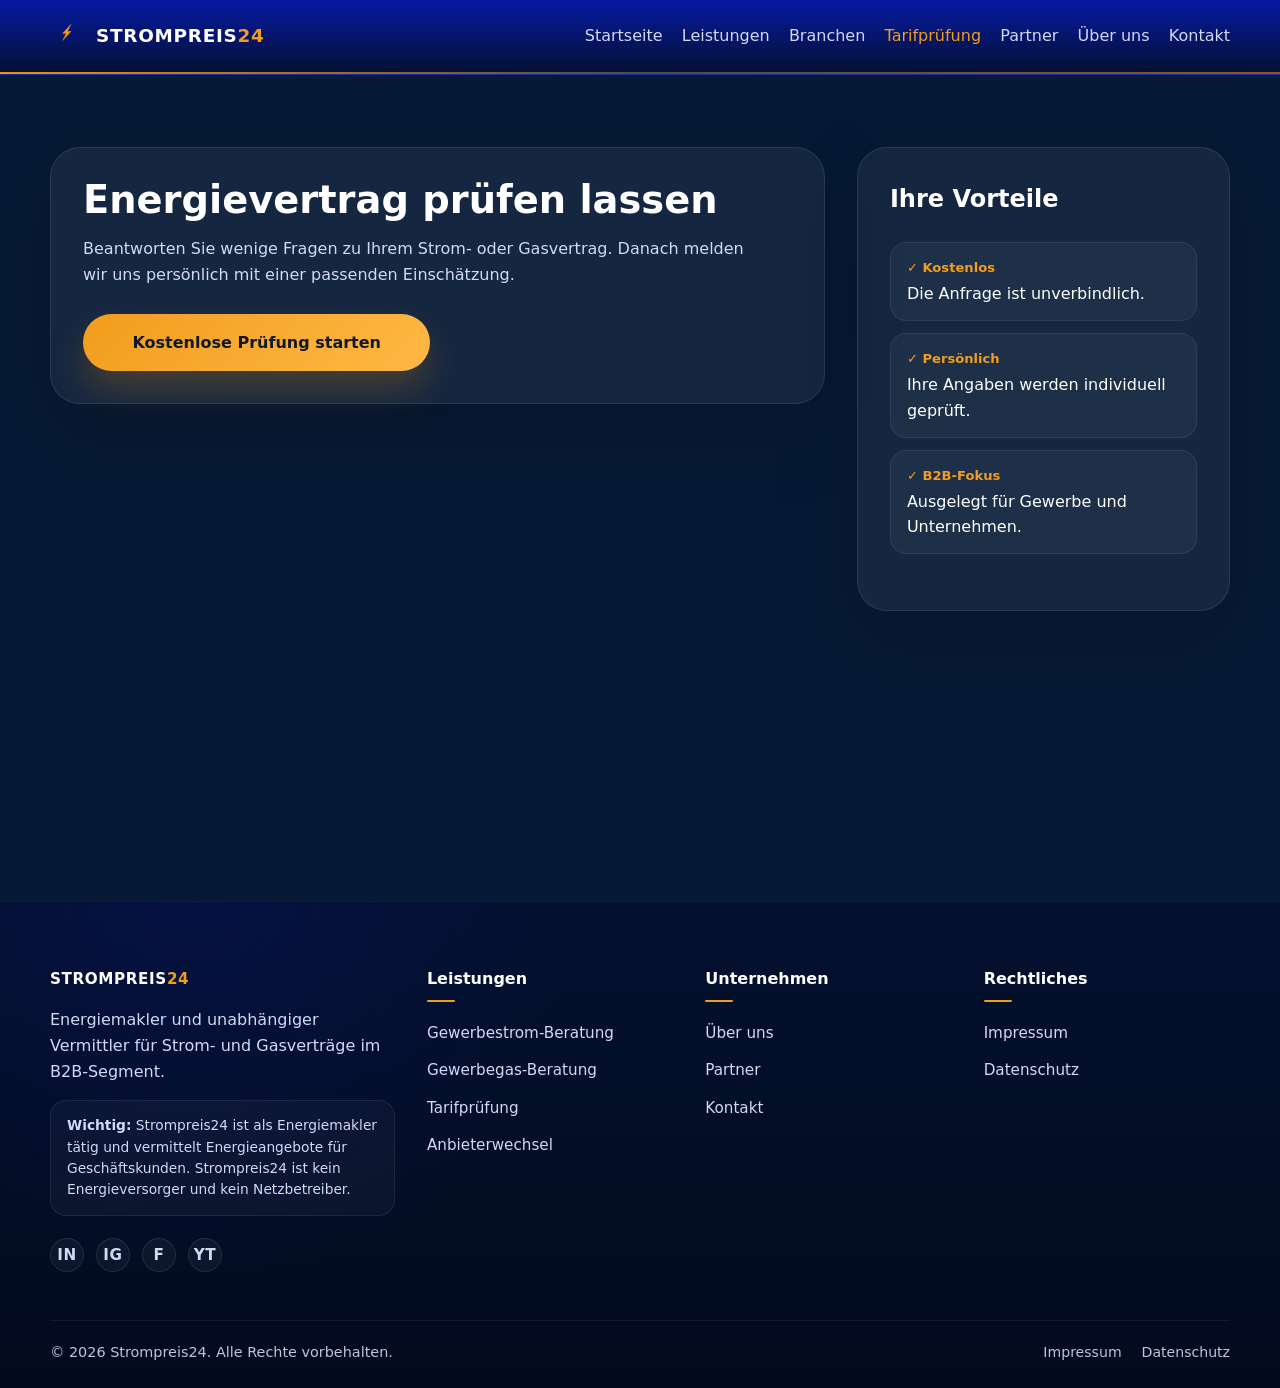
<file: tarifpruefung.html>
<!DOCTYPE html>
<html lang="de">
<head>
  <meta charset="UTF-8">
  <meta name="viewport" content="width=device-width, initial-scale=1.0">
  <title>Strompreis24 | Tarifprüfung für Geschäftskunden</title>
  <link rel="stylesheet" href="assets/css/style.css">
</head>
<body data-page="tarifpruefung">
  <header class="site-header">
    <div class="container header-inner">
      <a href="index.html" class="brand" aria-label="Strompreis24 Startseite">
        <img src="assets/img/logo-strompreis24-icon.png" alt="Strompreis24 Icon" class="brand-logo-icon">
        <span class="brand-wordmark">
          <span class="brand-wordmark-main">STROMPREIS</span><span class="brand-wordmark-accent">24</span>
        </span>
      </a>
      <button class="nav-toggle" aria-label="Navigation öffnen" aria-expanded="false">
        <span></span>
        <span></span>
        <span></span>
      </button>
      <nav class="site-nav" aria-label="Hauptnavigation">
  <ul>
    <li><a href="index.html">Startseite</a></li>

    <li class="nav-item has-dropdown">
      <a href="leistungen.html" class="nav-link">Leistungen</a>

      <div class="mega-menu">
        <div class="mega-column">
          <h3>Energieberatung</h3>
          <a href="leistungen.html">Gewerbestrom-Beratung</a>
          <a href="leistungen.html">Gewerbegas-Beratung</a>
          <a href="leistungen.html">Stromtarifprüfung für Unternehmen</a>
          <a href="leistungen.html">Gasvertrag prüfen lassen</a>
        </div>

        <div class="mega-column">
          <h3>Optimierung & Wechsel</h3>
          <a href="leistungen.html">Energievertragsoptimierung</a>
          <a href="leistungen.html">Gewerbestrom-Anbieterwechsel</a>
          <a href="leistungen.html">Gewerbegas-Anbieterwechsel</a>
        </div>

        <div class="mega-column">
          <h3>Erweiterte Lösungen</h3>
          <a href="leistungen.html">Photovoltaik-Beratung</a>
          <a href="leistungen.html">Industriespeicher-Beratung</a>
          <a href="leistungen.html">Individuelle B2B-Anfrage</a>
          <a href="leistungen.html" class="mega-cta">Alle Leistungen ansehen →</a>
        </div>
      </div>
    </li>

    <li class="nav-item has-dropdown">
      <a href="branchen.html" class="nav-link">Branchen</a>

      <div class="mega-menu mega-menu-small">
        <div class="mega-column">
          <h3>Zielgruppen</h3>
          <a href="branchen.html">Gewerbe</a>
          <a href="branchen.html">Industrie</a>
          <a href="branchen.html">Handwerk</a>
          <a href="branchen.html">Einzelhandel</a>
        </div>

        <div class="mega-column">
          <h3>Immobilien & Standorte</h3>
          <a href="branchen.html">Immobilienverwaltungen</a>
          <a href="branchen.html">Büro- und Verwaltungsgebäude</a>
          <a href="branchen.html">Filialunternehmen</a>
          <a href="branchen.html">Energieintensive Betriebe</a>
          <a href="branchen.html" class="mega-cta">Alle Branchen ansehen →</a>
        </div>
      </div>
    </li>

    <li class="nav-item has-dropdown">
      <a href="tarifpruefung.html" class="nav-link">Tarifprüfung</a>

      <div class="mega-menu mega-menu-compact">
        <div class="mega-column">
          <h3>Vertragsprüfung</h3>
          <a href="tarifpruefung.html">Stromvertrag prüfen lassen</a>
          <a href="tarifpruefung.html">Gasvertrag prüfen lassen</a>
          <a href="tarifpruefung.html">Neuantrag oder Vertragswechsel</a>
        </div>

        <div class="mega-column">
          <h3>Analyse & Vermittlung</h3>
          <a href="tarifpruefung.html">Verbrauchsdaten analysieren</a>
          <a href="tarifpruefung.html">Anbieterangebote vergleichen lassen</a>
          <a href="tarifpruefung.html">Kostenlose Vertragsprüfung anfragen</a>
          <a href="tarifpruefung.html" class="mega-cta">Vertragsprüfung starten →</a>
        </div>
      </div>
    </li>

    <li><a href="vertriebspartner.html">Partner</a></li>
    <li><a href="ueber-uns.html">Über uns</a></li>
    <li><a href="kontakt.html">Kontakt</a></li>
  </ul>
</nav>
    </div>
  </header>

  <main>
  <section class="section section-light funnel-section">
    <div class="container">
      <div class="funnel-layout" id="energyFunnel">
        <div class="funnel-card">
          <div class="funnel-progress-top" hidden>
            <span id="funnelStepLabel">Schritt 1 von 6</span>
            <div class="funnel-progress-track">
              <div class="funnel-progress-bar" id="funnelProgressBar"></div>
            </div>
          </div>

          <form class="funnel-content" id="funnelForm" novalidate>
  <div id="funnelContent">
    <h1>Energievertrag prüfen lassen</h1>
    <p>
      Beantworten Sie wenige Fragen zu Ihrem Strom- oder Gasvertrag.
      Danach melden wir uns persönlich mit einer passenden Einschätzung.
    </p>

    <div class="funnel-options">
      <button type="button" class="button button-primary button-large funnel-start-button" id="funnelStart">
        Kostenlose Prüfung starten
      </button>
    </div>
  </div>
</form>

          <div class="funnel-nav" hidden>
            <button type="button" class="button button-secondary" id="funnelBack" disabled>Zurück</button>
            <button type="button" class="button button-primary" id="funnelNext">Weiter</button>
          </div>
        </div>

        <aside class="funnel-summary funnel-benefits" id="funnelSummaryBox">
          <h2>Ihre Vorteile</h2>

          <div class="summary-list" id="funnelSummaryList">
            <div class="summary-item">
              <strong>✓ Kostenlos</strong>
              <span>Die Anfrage ist unverbindlich.</span>
            </div>

            <div class="summary-item">
              <strong>✓ Persönlich</strong>
              <span>Ihre Angaben werden individuell geprüft.</span>
            </div>

            <div class="summary-item">
              <strong>✓ B2B-Fokus</strong>
              <span>Ausgelegt für Gewerbe und Unternehmen.</span>
            </div>
          </div>
        </aside>
      </div>
    </div>
  </section>
</main>

  <footer class="site-footer section-dark">
  <div class="container footer-grid">
    <div class="footer-brand">
      <a href="index.html" class="footer-logo">
        <span class="footer-logo-main">STROMPREIS</span><span class="footer-logo-accent">24</span>
      </a>

      <p>Energiemakler und unabhängiger Vermittler für Strom- und Gasverträge im B2B-Segment.</p>

      <p class="disclaimer">
        <strong>Wichtig:</strong> Strompreis24 ist als Energiemakler tätig und vermittelt Energieangebote für Geschäftskunden. Strompreis24 ist kein Energieversorger und kein Netzbetreiber.
      </p>

      <div class="footer-socials" aria-label="Social Media Links">
        <a href="#" aria-label="LinkedIn" class="social-link">in</a>
        <a href="#" aria-label="Instagram" class="social-link">ig</a>
        <a href="#" aria-label="Facebook" class="social-link">f</a>
        <a href="#" aria-label="YouTube" class="social-link">yt</a>
      </div>
    </div>

    <div>
      <h3>Leistungen</h3>
      <ul>
        <li><a href="leistungen.html">Gewerbestrom-Beratung</a></li>
        <li><a href="leistungen.html">Gewerbegas-Beratung</a></li>
        <li><a href="tarifpruefung.html">Tarifprüfung</a></li>
        <li><a href="leistungen.html">Anbieterwechsel</a></li>
      </ul>
    </div>

    <div>
      <h3>Unternehmen</h3>
      <ul>
        <li><a href="ueber-uns.html">Über uns</a></li>
        <li><a href="vertriebspartner.html">Partner</a></li>
        <li><a href="kontakt.html">Kontakt</a></li>
      </ul>
    </div>

    <div>
      <h3>Rechtliches</h3>
      <ul>
        <li><a href="impressum.html">Impressum</a></li>
        <li><a href="datenschutz.html">Datenschutz</a></li>
      </ul>
    </div>
  </div>

  <div class="container footer-bottom">
    <p>© 2026 Strompreis24. Alle Rechte vorbehalten.</p>

    <div class="footer-legal-links">
      <a href="impressum.html">Impressum</a>
      <a href="datenschutz.html">Datenschutz</a>
    </div>
  </div>
</footer>

  <script src="assets/js/main.js"></script>
</body>
</html>
</file>
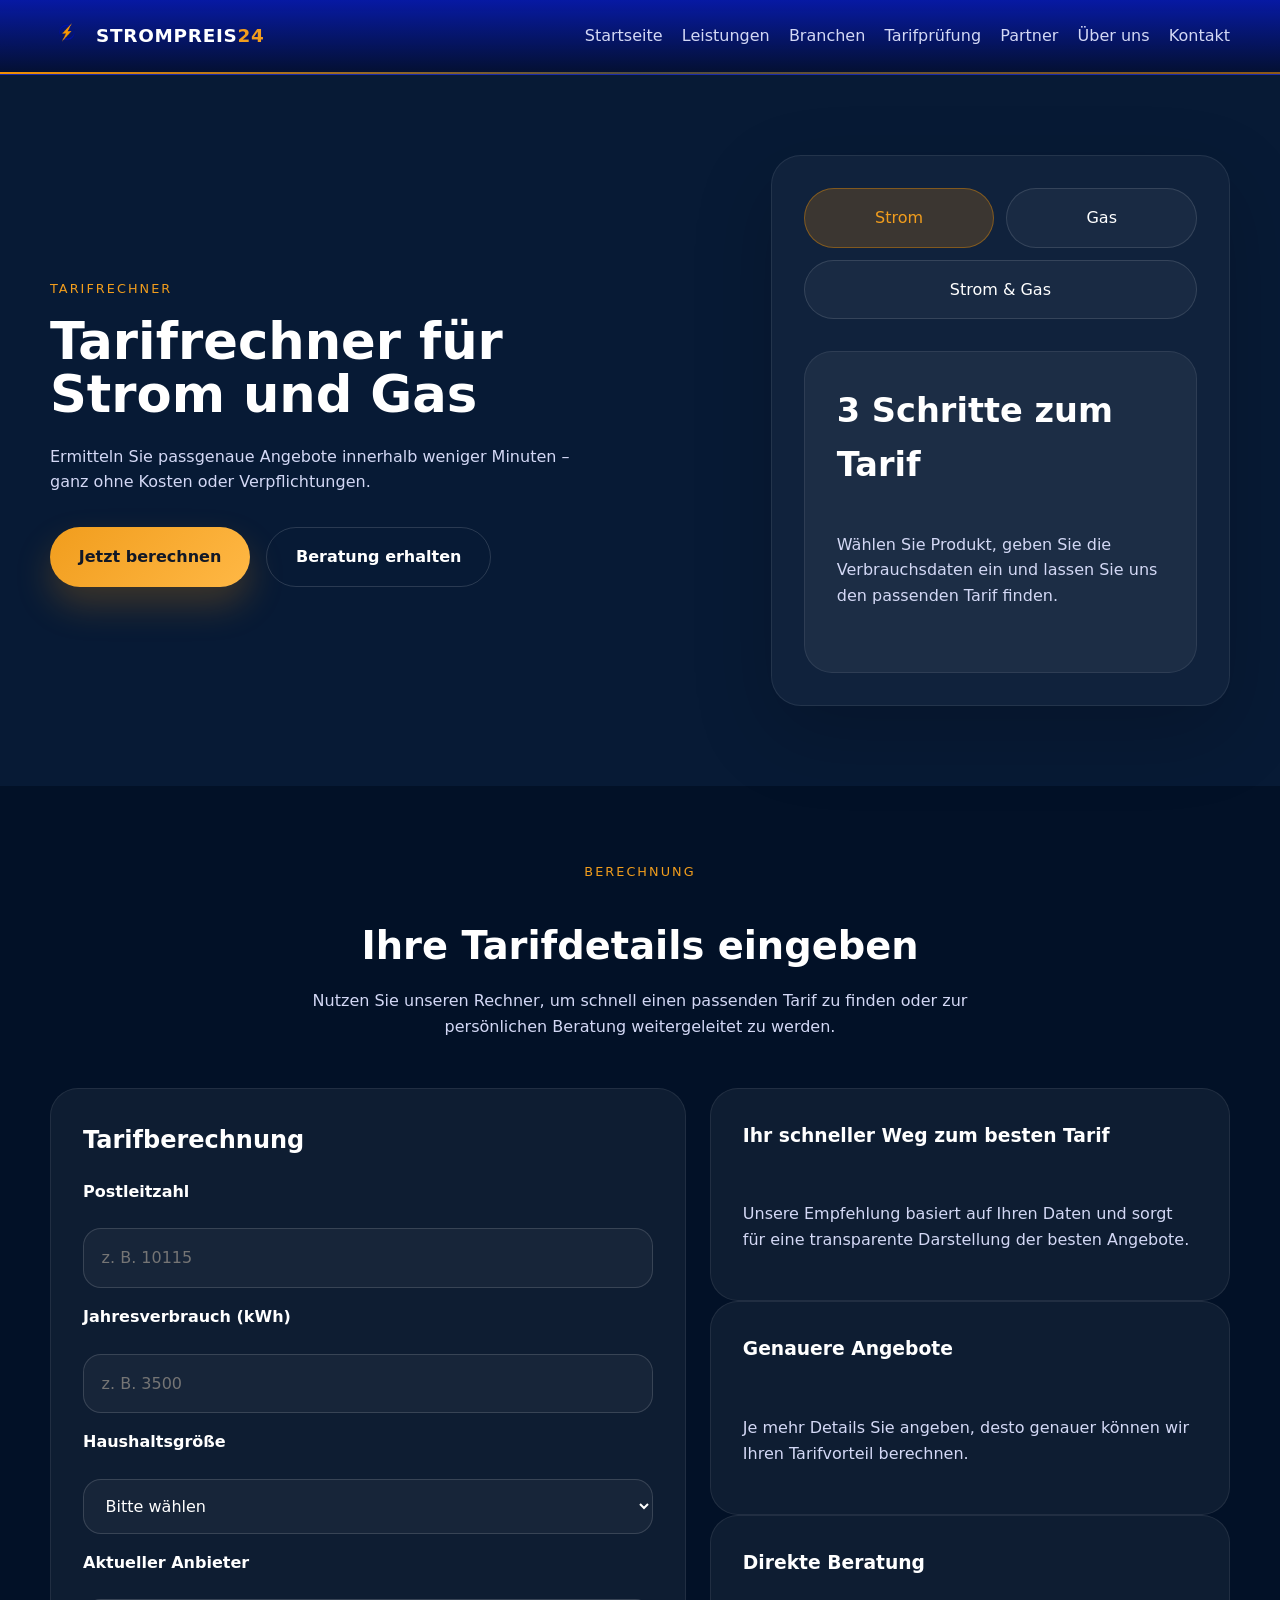
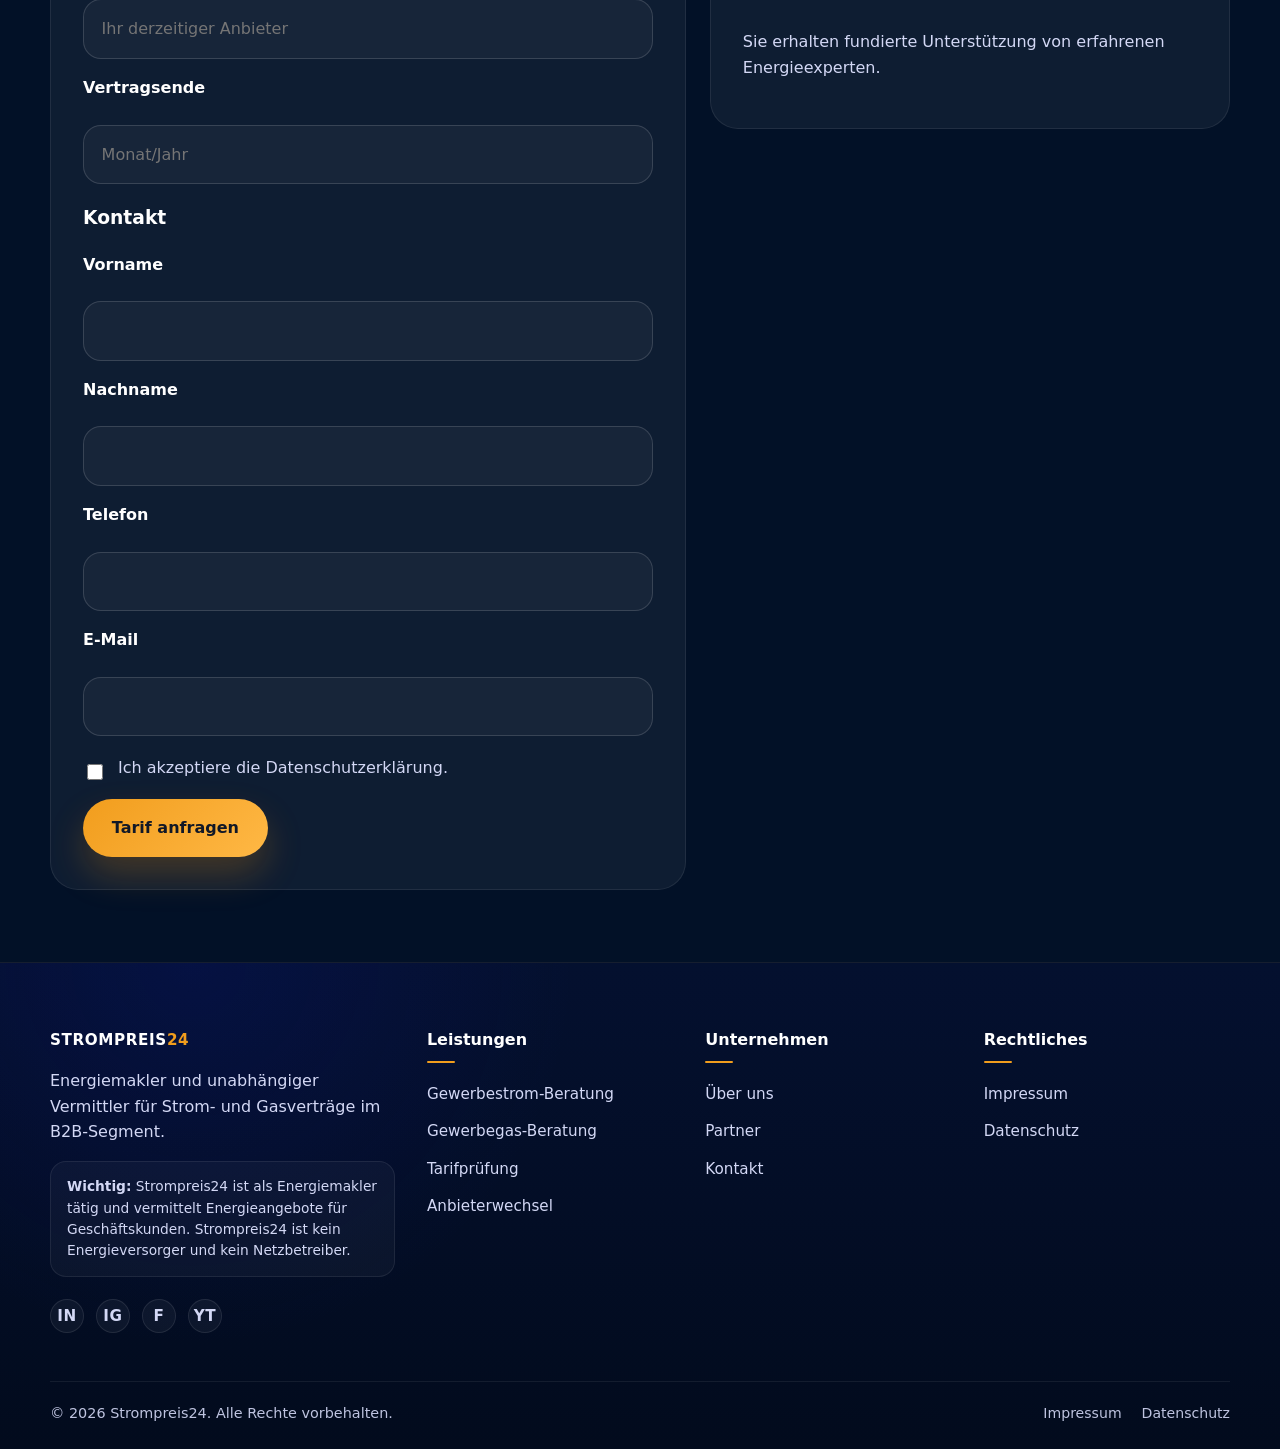
<file: tarifrechner.html>
<!DOCTYPE html>
<html lang="de">
<head>
  <meta charset="UTF-8">
  <meta name="viewport" content="width=device-width, initial-scale=1.0">
  <title>Strompreis24 | Tarifrechner</title>
  <link rel="stylesheet" href="assets/css/style.css">
</head>
<body data-page="tarifrechner">
  <header class="site-header">
    <div class="container header-inner">
      <a href="index.html" class="brand" aria-label="Strompreis24 Startseite">
        <img src="assets/img/logo-strompreis24-icon.png" alt="Strompreis24 Icon" class="brand-logo-icon">
        <span class="brand-wordmark">
          <span class="brand-wordmark-main">STROMPREIS</span><span class="brand-wordmark-accent">24</span>
        </span>
      </a>
      <button class="nav-toggle" aria-label="Navigation öffnen" aria-expanded="false">
        <span></span>
        <span></span>
        <span></span>
      </button>
      <nav class="site-nav" aria-label="Hauptnavigation">
        <ul>
          <li><a href="index.html">Startseite</a></li>
          <li><a href="leistungen.html">Leistungen</a></li>
          <li><a href="branchen.html">Branchen</a></li>
          <li><a href="tarifpruefung.html">Tarifprüfung</a></li>
          <li><a href="vertriebspartner.html">Partner</a></li>
          <li><a href="ueber-uns.html">Über uns</a></li>
          <li><a href="kontakt.html">Kontakt</a></li>
        </ul>
      </nav>
    </div>
  </header>

  <main>
    <section class="hero section-light fade-in">
      <div class="container hero-grid">
        <div class="hero-copy">
          <span class="eyebrow">Tarifrechner</span>
          <h1>Tarifrechner für Strom und Gas</h1>
          <p>Ermitteln Sie passgenaue Angebote innerhalb weniger Minuten – ganz ohne Kosten oder Verpflichtungen.</p>
          <div class="hero-actions">
            <a href="#tarif-form" class="button button-primary">Jetzt berechnen</a>
            <a href="kontakt.html" class="button button-secondary">Beratung erhalten</a>
          </div>
        </div>
        <div class="hero-card">
          <div class="plan-toggle" role="tablist">
            <button type="button" class="active" data-value="strom">Strom</button>
            <button type="button" data-value="gas">Gas</button>
            <button type="button" data-value="strom-gas">Strom & Gas</button>
          </div>
          <div class="highlight-card">
            <strong>3 Schritte zum Tarif</strong>
            <p>Wählen Sie Produkt, geben Sie die Verbrauchsdaten ein und lassen Sie uns den passenden Tarif finden.</p>
          </div>
        </div>
      </div>
    </section>

    <section class="section section-dark fade-in" id="tarif-form">
      <div class="container">
        <div class="section-intro">
          <span class="eyebrow">Berechnung</span>
          <h2>Ihre Tarifdetails eingeben</h2>
          <p>Nutzen Sie unseren Rechner, um schnell einen passenden Tarif zu finden oder zur persönlichen Beratung weitergeleitet zu werden.</p>
        </div>
        <div class="form-grid">
          <div>
            <div class="form-card">
              <h2>Tarifberechnung</h2>
              <form>
                <input type="hidden" id="tarif-type" name="tarifType" value="strom">
                <div class="form-row form-field">
                  <label for="plz">Postleitzahl</label>
                  <input type="text" id="plz" name="plz" placeholder="z. B. 10115" required>
                </div>
                <div class="form-row form-field">
                  <label for="verbrauch">Jahresverbrauch (kWh)</label>
                  <input type="number" id="verbrauch" name="verbrauch" placeholder="z. B. 3500" required>
                </div>
                <div class="form-row form-field">
                  <label for="haushalt">Haushaltsgröße</label>
                  <select id="haushalt" name="haushalt" required>
                    <option value="">Bitte wählen</option>
                    <option value="1-2">1-2 Personen</option>
                    <option value="3-4">3-4 Personen</option>
                    <option value="5+">5+ Personen</option>
                  </select>
                </div>
                <div class="form-row form-field">
                  <label for="anbieter">Aktueller Anbieter</label>
                  <input type="text" id="anbieter" name="anbieter" placeholder="Ihr derzeitiger Anbieter">
                </div>
                <div class="form-row form-field">
                  <label for="vertragsende">Vertragsende</label>
                  <input type="text" id="vertragsende" name="vertragsende" placeholder="Monat/Jahr">
                </div>
                <h3>Kontakt</h3>
                <div class="form-row form-field">
                  <label for="vorname">Vorname</label>
                  <input type="text" id="vorname" name="vorname" required>
                </div>
                <div class="form-row form-field">
                  <label for="nachname">Nachname</label>
                  <input type="text" id="nachname" name="nachname" required>
                </div>
                <div class="form-row form-field">
                  <label for="telefon">Telefon</label>
                  <input type="tel" id="telefon" name="telefon" required>
                </div>
                <div class="form-row form-field">
                  <label for="email">E-Mail</label>
                  <input type="email" id="email" name="email" required>
                </div>
                <div class="checkbox-field">
                  <label><input type="checkbox" required>Ich akzeptiere die Datenschutzerklärung.</label>
                </div>
                <button type="submit" class="button button-primary">Tarif anfragen</button>
                <div class="form-success" style="display:none;"></div>
              </form>
            </div>
          </div>
          <div>
            <div class="highlight-card">
              <h3>Ihr schneller Weg zum besten Tarif</h3>
              <p>Unsere Empfehlung basiert auf Ihren Daten und sorgt für eine transparente Darstellung der besten Angebote.</p>
            </div>
            <div class="highlight-card">
              <h3>Genauere Angebote</h3>
              <p>Je mehr Details Sie angeben, desto genauer können wir Ihren Tarifvorteil berechnen.</p>
            </div>
            <div class="highlight-card">
              <h3>Direkte Beratung</h3>
              <p>Sie erhalten fundierte Unterstützung von erfahrenen Energieexperten.</p>
            </div>
          </div>
        </div>
      </div>
    </section>
  </main>

  <footer class="site-footer section-dark">
  <div class="container footer-grid">
    <div class="footer-brand">
      <a href="index.html" class="footer-logo">
        <span class="footer-logo-main">STROMPREIS</span><span class="footer-logo-accent">24</span>
      </a>

      <p>Energiemakler und unabhängiger Vermittler für Strom- und Gasverträge im B2B-Segment.</p>

      <p class="disclaimer">
        <strong>Wichtig:</strong> Strompreis24 ist als Energiemakler tätig und vermittelt Energieangebote für Geschäftskunden. Strompreis24 ist kein Energieversorger und kein Netzbetreiber.
      </p>

      <div class="footer-socials" aria-label="Social Media Links">
        <a href="#" aria-label="LinkedIn" class="social-link">in</a>
        <a href="#" aria-label="Instagram" class="social-link">ig</a>
        <a href="#" aria-label="Facebook" class="social-link">f</a>
        <a href="#" aria-label="YouTube" class="social-link">yt</a>
      </div>
    </div>

    <div>
      <h3>Leistungen</h3>
      <ul>
        <li><a href="leistungen.html">Gewerbestrom-Beratung</a></li>
        <li><a href="leistungen.html">Gewerbegas-Beratung</a></li>
        <li><a href="tarifpruefung.html">Tarifprüfung</a></li>
        <li><a href="leistungen.html">Anbieterwechsel</a></li>
      </ul>
    </div>

    <div>
      <h3>Unternehmen</h3>
      <ul>
        <li><a href="ueber-uns.html">Über uns</a></li>
        <li><a href="vertriebspartner.html">Partner</a></li>
        <li><a href="kontakt.html">Kontakt</a></li>
      </ul>
    </div>

    <div>
      <h3>Rechtliches</h3>
      <ul>
        <li><a href="impressum.html">Impressum</a></li>
        <li><a href="datenschutz.html">Datenschutz</a></li>
      </ul>
    </div>
  </div>

  <div class="container footer-bottom">
    <p>© 2026 Strompreis24. Alle Rechte vorbehalten.</p>

    <div class="footer-legal-links">
      <a href="impressum.html">Impressum</a>
      <a href="datenschutz.html">Datenschutz</a>
    </div>
  </div>
</footer>

  <script src="assets/js/main.js"></script>
</body>
</html>
</file>
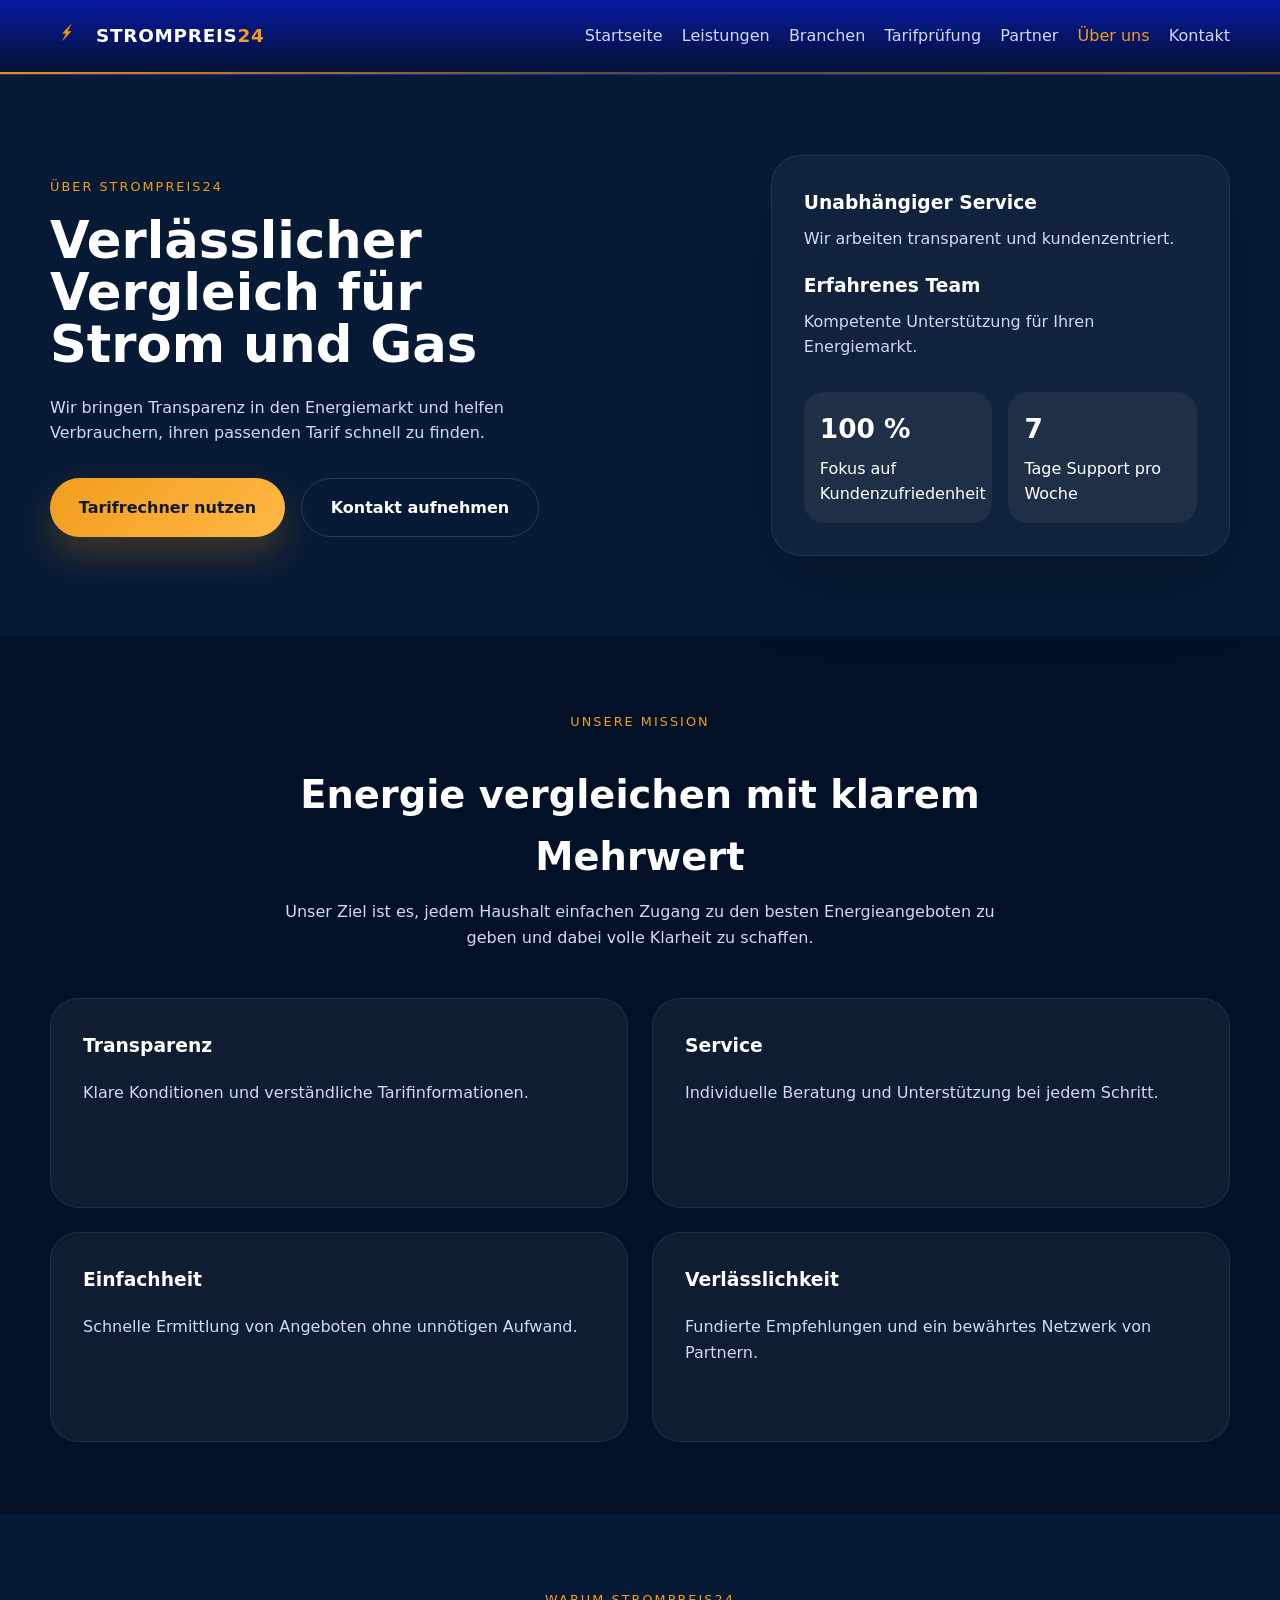
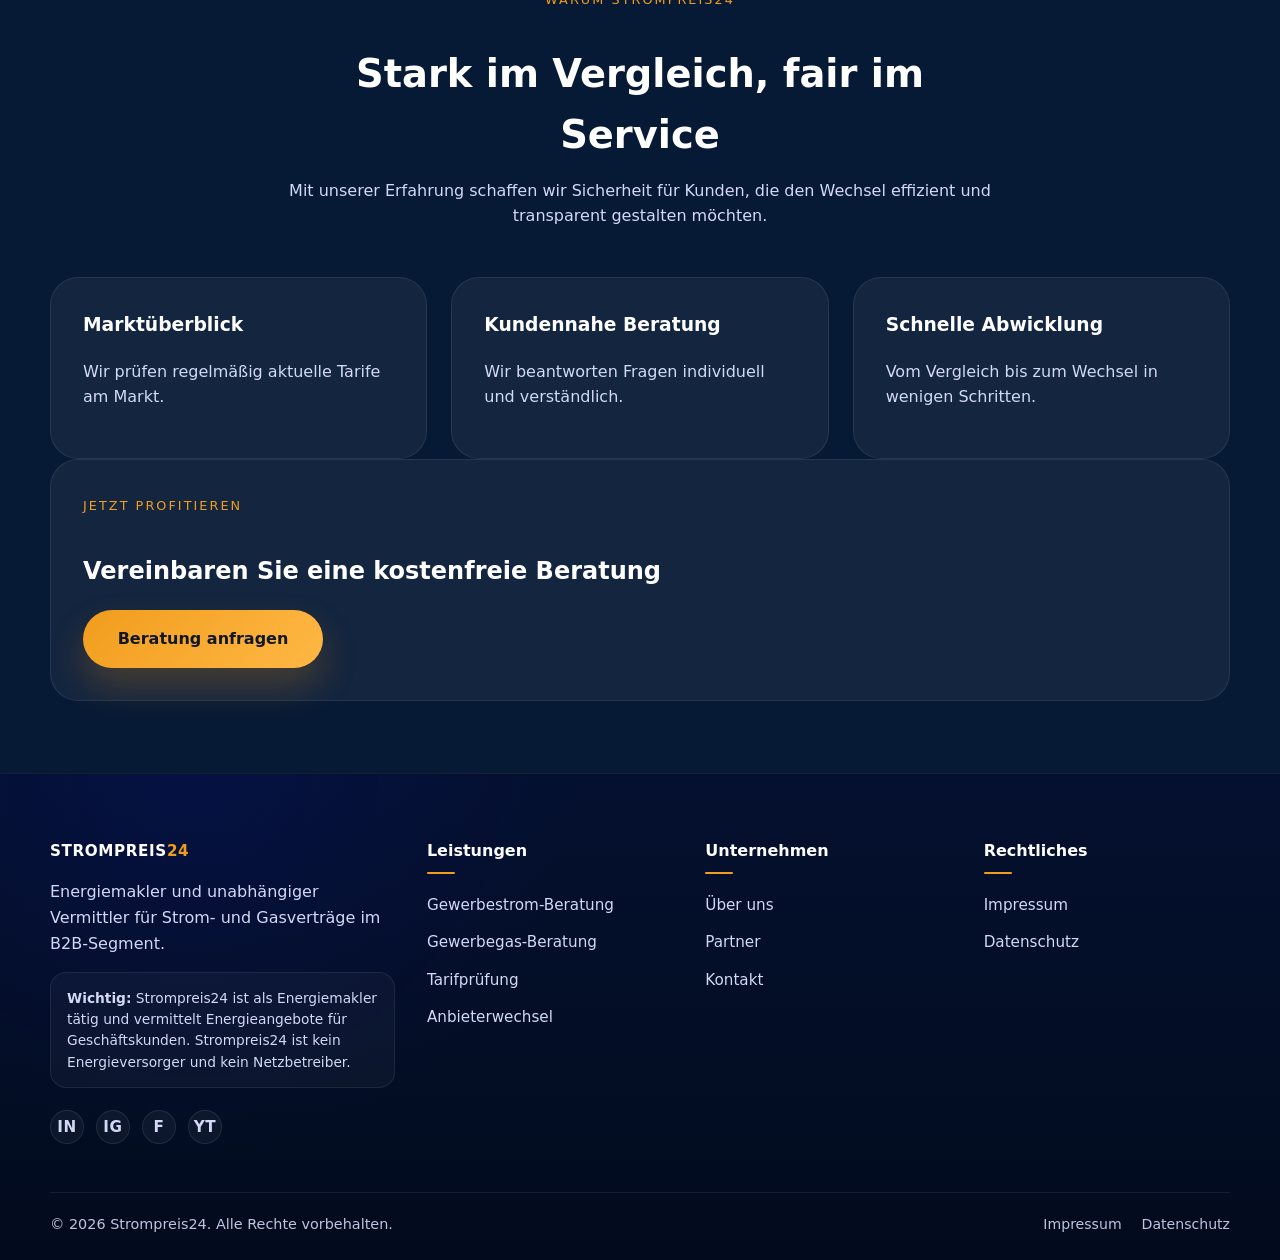
<file: ueber-uns.html>
<!DOCTYPE html>
<html lang="de">
<head>
  <meta charset="UTF-8">
  <meta name="viewport" content="width=device-width, initial-scale=1.0">
  <title>Strompreis24 | Energiemakler – Über uns</title>
  <link rel="stylesheet" href="assets/css/style.css">
</head>
<body data-page="ueber-uns">
  <header class="site-header">
    <div class="container header-inner">
      <a href="index.html" class="brand" aria-label="Strompreis24 Startseite">
        <img src="assets/img/logo-strompreis24-icon.png" alt="Strompreis24 Icon" class="brand-logo-icon">
        <span class="brand-wordmark">
          <span class="brand-wordmark-main">STROMPREIS</span><span class="brand-wordmark-accent">24</span>
        </span>
      </a>
      <button class="nav-toggle" aria-label="Navigation öffnen" aria-expanded="false">
        <span></span>
        <span></span>
        <span></span>
      </button>
      <nav class="site-nav" aria-label="Hauptnavigation">
  <ul>
    <li><a href="index.html">Startseite</a></li>

    <li class="nav-item has-dropdown">
      <a href="leistungen.html" class="nav-link">Leistungen</a>

      <div class="mega-menu">
        <div class="mega-column">
          <h3>Energieberatung</h3>
          <a href="leistungen.html">Gewerbestrom-Beratung</a>
          <a href="leistungen.html">Gewerbegas-Beratung</a>
          <a href="leistungen.html">Stromtarifprüfung für Unternehmen</a>
          <a href="leistungen.html">Gasvertrag prüfen lassen</a>
        </div>

        <div class="mega-column">
          <h3>Optimierung & Wechsel</h3>
          <a href="leistungen.html">Energievertragsoptimierung</a>
          <a href="leistungen.html">Gewerbestrom-Anbieterwechsel</a>
          <a href="leistungen.html">Gewerbegas-Anbieterwechsel</a>
        </div>

        <div class="mega-column">
          <h3>Erweiterte Lösungen</h3>
          <a href="leistungen.html">Photovoltaik-Beratung</a>
          <a href="leistungen.html">Industriespeicher-Beratung</a>
          <a href="leistungen.html">Individuelle B2B-Anfrage</a>
          <a href="leistungen.html" class="mega-cta">Alle Leistungen ansehen →</a>
        </div>
      </div>
    </li>

    <li class="nav-item has-dropdown">
      <a href="branchen.html" class="nav-link">Branchen</a>

      <div class="mega-menu mega-menu-small">
        <div class="mega-column">
          <h3>Zielgruppen</h3>
          <a href="branchen.html">Gewerbe</a>
          <a href="branchen.html">Industrie</a>
          <a href="branchen.html">Handwerk</a>
          <a href="branchen.html">Einzelhandel</a>
        </div>

        <div class="mega-column">
          <h3>Immobilien & Standorte</h3>
          <a href="branchen.html">Immobilienverwaltungen</a>
          <a href="branchen.html">Büro- und Verwaltungsgebäude</a>
          <a href="branchen.html">Filialunternehmen</a>
          <a href="branchen.html">Energieintensive Betriebe</a>
          <a href="branchen.html" class="mega-cta">Alle Branchen ansehen →</a>
        </div>
      </div>
    </li>

    <li class="nav-item has-dropdown">
      <a href="tarifpruefung.html" class="nav-link">Tarifprüfung</a>

      <div class="mega-menu mega-menu-compact">
        <div class="mega-column">
          <h3>Vertragsprüfung</h3>
          <a href="tarifpruefung.html">Stromvertrag prüfen lassen</a>
          <a href="tarifpruefung.html">Gasvertrag prüfen lassen</a>
          <a href="tarifpruefung.html">Neuantrag oder Vertragswechsel</a>
        </div>

        <div class="mega-column">
          <h3>Analyse & Vermittlung</h3>
          <a href="tarifpruefung.html">Verbrauchsdaten analysieren</a>
          <a href="tarifpruefung.html">Anbieterangebote vergleichen lassen</a>
          <a href="tarifpruefung.html">Kostenlose Vertragsprüfung anfragen</a>
          <a href="tarifpruefung.html" class="mega-cta">Vertragsprüfung starten →</a>
        </div>
      </div>
    </li>

    <li><a href="vertriebspartner.html">Partner</a></li>
    <li><a href="ueber-uns.html">Über uns</a></li>
    <li><a href="kontakt.html">Kontakt</a></li>
  </ul>
</nav>
    </div>
  </header>

  <main>
    <section class="hero section-light fade-in">
      <div class="container hero-grid">
        <div class="hero-copy">
          <span class="eyebrow">Über Strompreis24</span>
          <h1>Verlässlicher Vergleich für Strom und Gas</h1>
          <p>Wir bringen Transparenz in den Energiemarkt und helfen Verbrauchern, ihren passenden Tarif schnell zu finden.</p>
          <div class="hero-actions">
            <a href="tarifrechner.html" class="button button-primary">Tarifrechner nutzen</a>
            <a href="kontakt.html" class="button button-secondary">Kontakt aufnehmen</a>
          </div>
        </div>
        <div class="hero-card">
          <div class="card-highlights">
            <div>
              <h3>Unabhängiger Service</h3>
              <p>Wir arbeiten transparent und kundenzentriert.</p>
            </div>
            <div>
              <h3>Erfahrenes Team</h3>
              <p>Kompetente Unterstützung für Ihren Energiemarkt.</p>
            </div>
          </div>
          <div class="card-stats">
            <div>
              <strong>100 %</strong>
              <span>Fokus auf Kundenzufriedenheit</span>
            </div>
            <div>
              <strong>7</strong>
              <span>Tage Support pro Woche</span>
            </div>
          </div>
        </div>
      </div>
    </section>

    <section class="section section-dark fade-in">
      <div class="container">
        <div class="section-intro">
          <span class="eyebrow">Unsere Mission</span>
          <h2>Energie vergleichen mit klarem Mehrwert</h2>
          <p>Unser Ziel ist es, jedem Haushalt einfachen Zugang zu den besten Energieangeboten zu geben und dabei volle Klarheit zu schaffen.</p>
        </div>
        <div class="values-grid">
          <article class="values-card">
            <h3>Transparenz</h3>
            <p>Klare Konditionen und verständliche Tarifinformationen.</p>
          </article>
          <article class="values-card">
            <h3>Service</h3>
            <p>Individuelle Beratung und Unterstützung bei jedem Schritt.</p>
          </article>
          <article class="values-card">
            <h3>Einfachheit</h3>
            <p>Schnelle Ermittlung von Angeboten ohne unnötigen Aufwand.</p>
          </article>
          <article class="values-card">
            <h3>Verlässlichkeit</h3>
            <p>Fundierte Empfehlungen und ein bewährtes Netzwerk von Partnern.</p>
          </article>
        </div>
      </div>
    </section>

    <section class="section section-light fade-in">
      <div class="container">
        <div class="section-intro">
          <span class="eyebrow">Warum Strompreis24</span>
          <h2>Stark im Vergleich, fair im Service</h2>
          <p>Mit unserer Erfahrung schaffen wir Sicherheit für Kunden, die den Wechsel effizient und transparent gestalten möchten.</p>
        </div>
        <div class="feature-grid">
          <article class="feature-card">
            <h3>Marktüberblick</h3>
            <p>Wir prüfen regelmäßig aktuelle Tarife am Markt.</p>
          </article>
          <article class="feature-card">
            <h3>Kundennahe Beratung</h3>
            <p>Wir beantworten Fragen individuell und verständlich.</p>
          </article>
          <article class="feature-card">
            <h3>Schnelle Abwicklung</h3>
            <p>Vom Vergleich bis zum Wechsel in wenigen Schritten.</p>
          </article>
        </div>
        <div class="cta-banner">
          <div>
            <span class="eyebrow">Jetzt profitieren</span>
            <h2>Vereinbaren Sie eine kostenfreie Beratung</h2>
          </div>
          <a href="kontakt.html" class="button button-primary button-large">Beratung anfragen</a>
        </div>
      </div>
    </section>
  </main>

  <footer class="site-footer section-dark">
  <div class="container footer-grid">
    <div class="footer-brand">
      <a href="index.html" class="footer-logo">
        <span class="footer-logo-main">STROMPREIS</span><span class="footer-logo-accent">24</span>
      </a>

      <p>Energiemakler und unabhängiger Vermittler für Strom- und Gasverträge im B2B-Segment.</p>

      <p class="disclaimer">
        <strong>Wichtig:</strong> Strompreis24 ist als Energiemakler tätig und vermittelt Energieangebote für Geschäftskunden. Strompreis24 ist kein Energieversorger und kein Netzbetreiber.
      </p>

      <div class="footer-socials" aria-label="Social Media Links">
        <a href="#" aria-label="LinkedIn" class="social-link">in</a>
        <a href="#" aria-label="Instagram" class="social-link">ig</a>
        <a href="#" aria-label="Facebook" class="social-link">f</a>
        <a href="#" aria-label="YouTube" class="social-link">yt</a>
      </div>
    </div>

    <div>
      <h3>Leistungen</h3>
      <ul>
        <li><a href="leistungen.html">Gewerbestrom-Beratung</a></li>
        <li><a href="leistungen.html">Gewerbegas-Beratung</a></li>
        <li><a href="tarifpruefung.html">Tarifprüfung</a></li>
        <li><a href="leistungen.html">Anbieterwechsel</a></li>
      </ul>
    </div>

    <div>
      <h3>Unternehmen</h3>
      <ul>
        <li><a href="ueber-uns.html">Über uns</a></li>
        <li><a href="vertriebspartner.html">Partner</a></li>
        <li><a href="kontakt.html">Kontakt</a></li>
      </ul>
    </div>

    <div>
      <h3>Rechtliches</h3>
      <ul>
        <li><a href="impressum.html">Impressum</a></li>
        <li><a href="datenschutz.html">Datenschutz</a></li>
      </ul>
    </div>
  </div>

  <div class="container footer-bottom">
    <p>© 2026 Strompreis24. Alle Rechte vorbehalten.</p>

    <div class="footer-legal-links">
      <a href="impressum.html">Impressum</a>
      <a href="datenschutz.html">Datenschutz</a>
    </div>
  </div>
</footer>

  <script src="assets/js/main.js"></script>
</body>
</html>
</file>
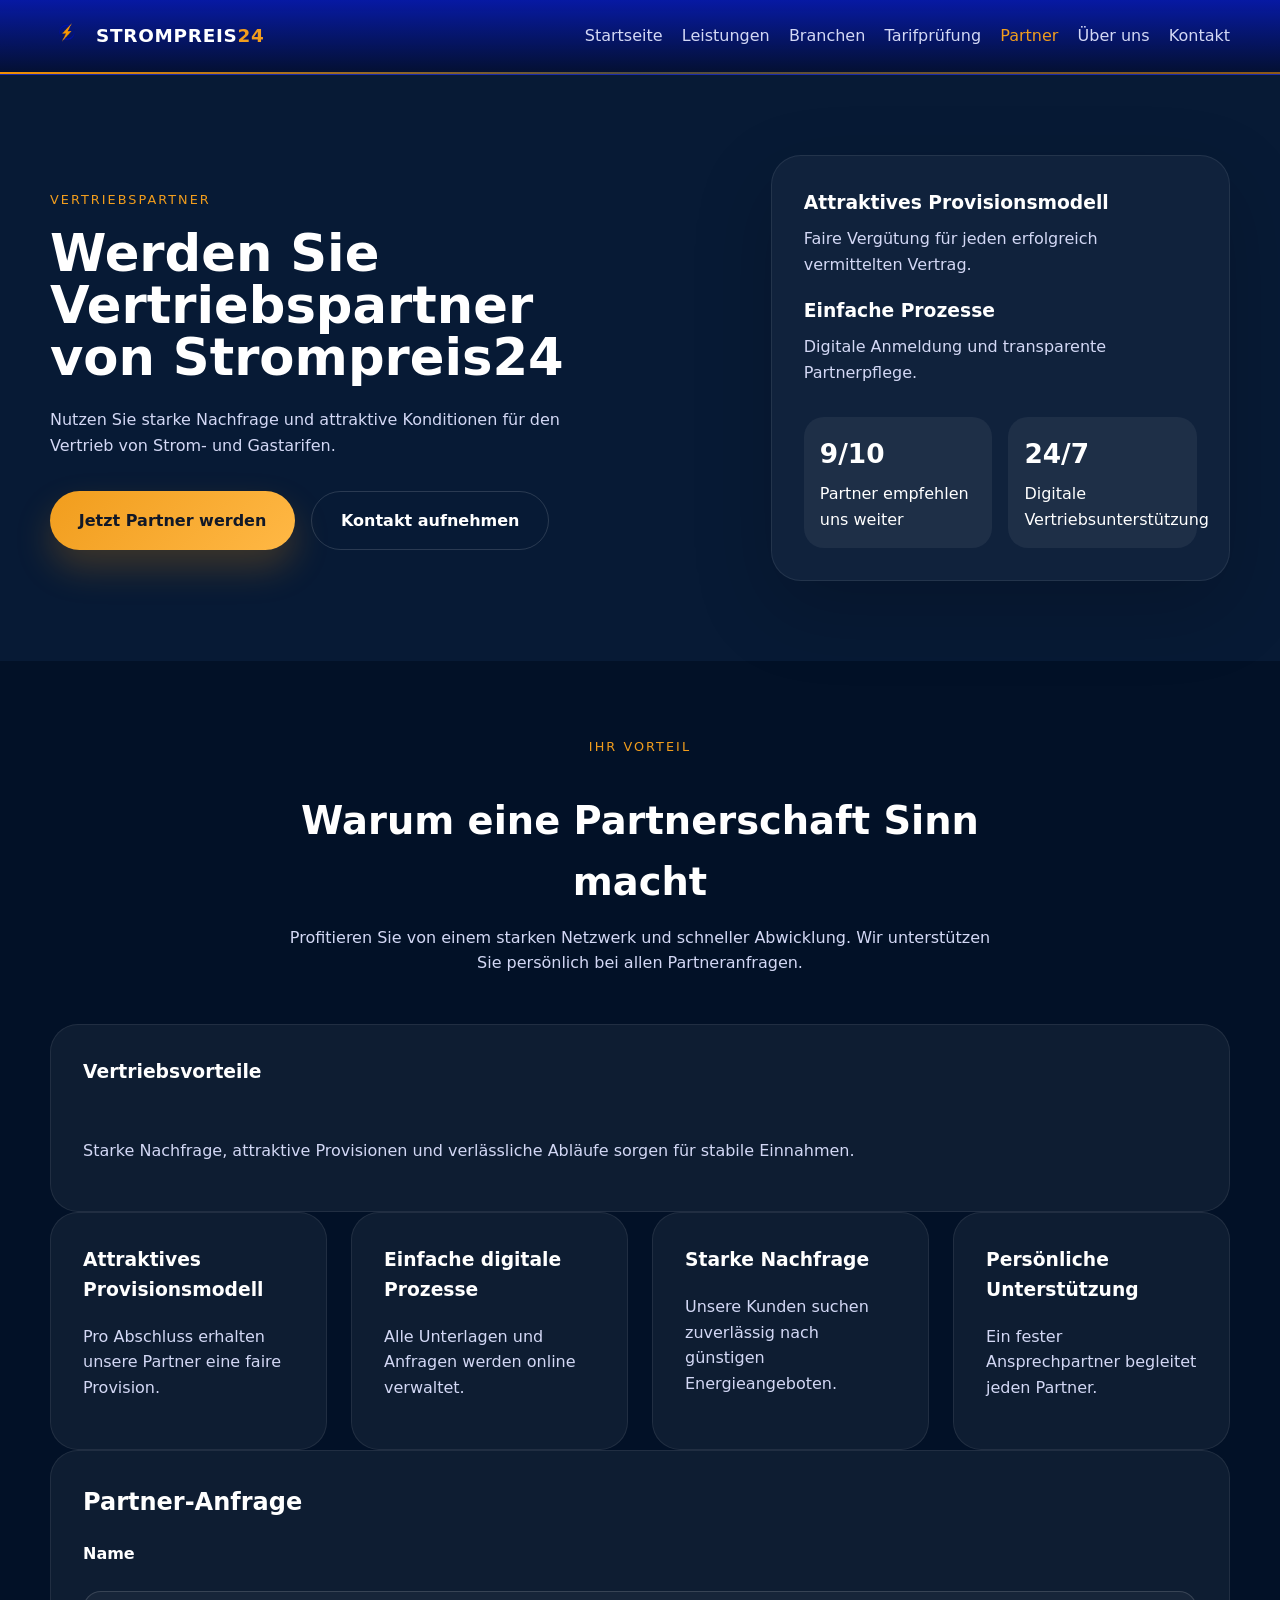
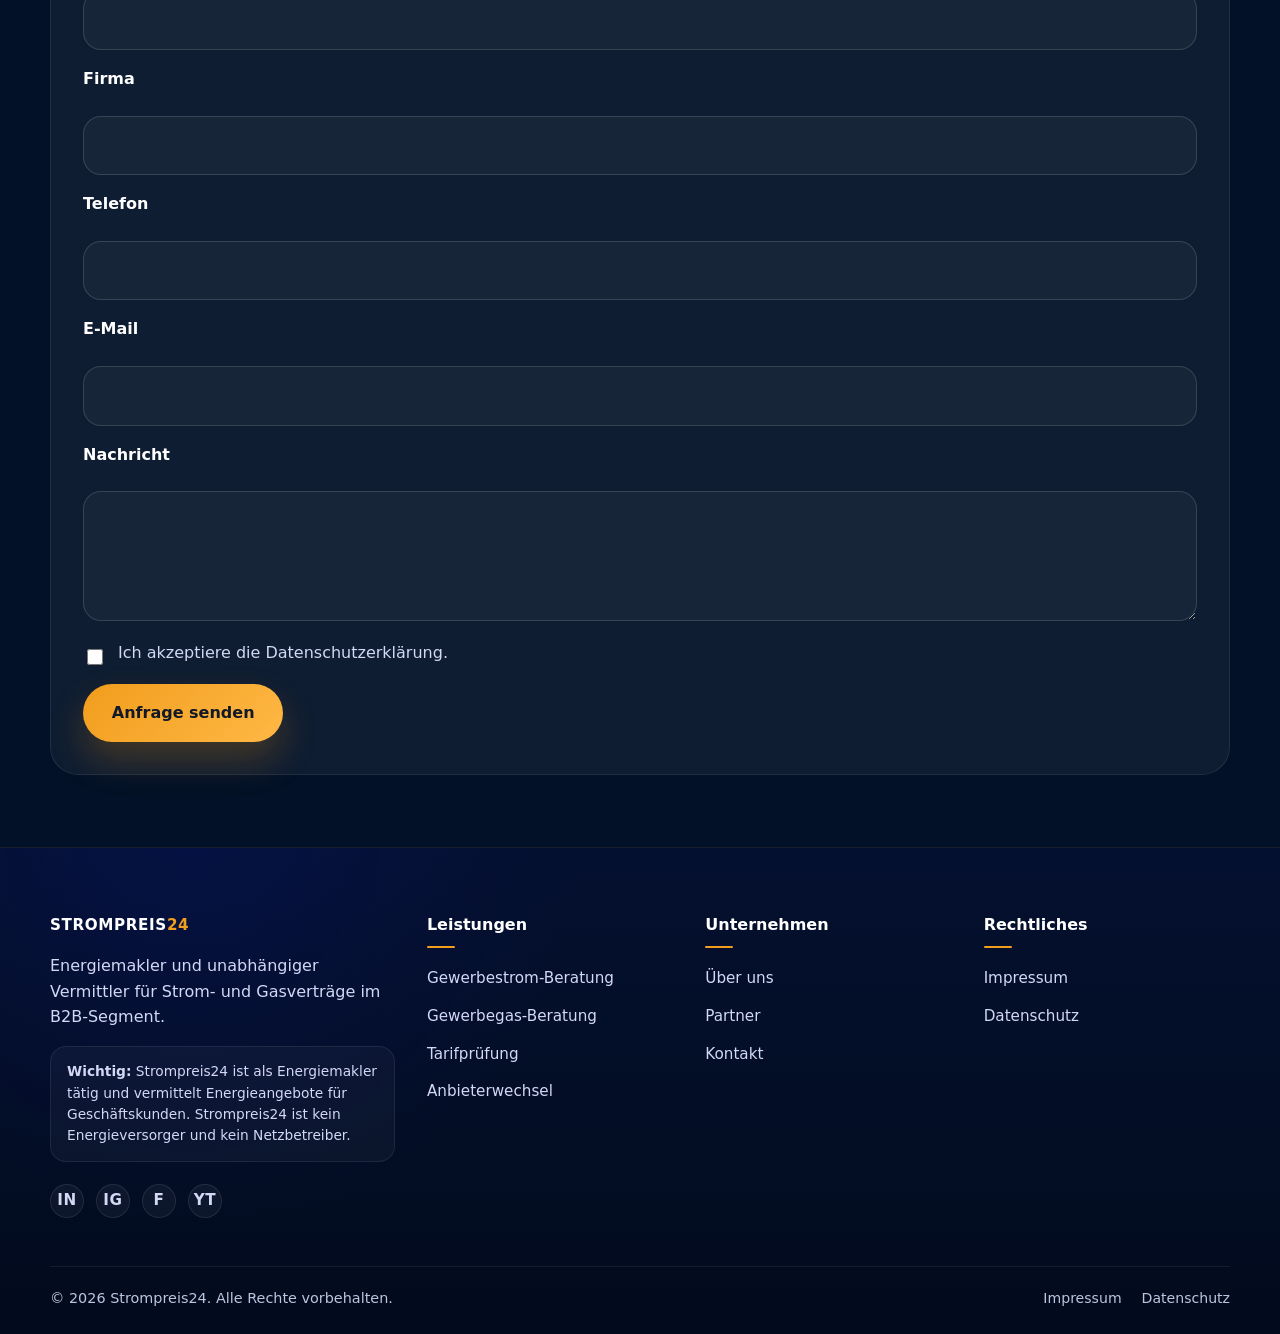
<file: vertriebspartner.html>
<!DOCTYPE html>
<html lang="de">
<head>
  <meta charset="UTF-8">
  <meta name="viewport" content="width=device-width, initial-scale=1.0">
  <title>Strompreis24 | B2B-Vertriebspartner werden</title>
  <link rel="stylesheet" href="assets/css/style.css">
</head>
<body data-page="vertriebspartner">
  <header class="site-header">
    <div class="container header-inner">
      <a href="index.html" class="brand" aria-label="Strompreis24 Startseite">
        <img src="assets/img/logo-strompreis24-icon.png" alt="Strompreis24 Icon" class="brand-logo-icon">
        <span class="brand-wordmark">
          <span class="brand-wordmark-main">STROMPREIS</span><span class="brand-wordmark-accent">24</span>
        </span>
      </a>
      <button class="nav-toggle" aria-label="Navigation öffnen" aria-expanded="false">
        <span></span>
        <span></span>
        <span></span>
      </button>
      <nav class="site-nav" aria-label="Hauptnavigation">
  <ul>
    <li><a href="index.html">Startseite</a></li>

    <li class="nav-item has-dropdown">
      <a href="leistungen.html" class="nav-link">Leistungen</a>

      <div class="mega-menu">
        <div class="mega-column">
          <h3>Energieberatung</h3>
          <a href="leistungen.html">Gewerbestrom-Beratung</a>
          <a href="leistungen.html">Gewerbegas-Beratung</a>
          <a href="leistungen.html">Stromtarifprüfung für Unternehmen</a>
          <a href="leistungen.html">Gasvertrag prüfen lassen</a>
        </div>

        <div class="mega-column">
          <h3>Optimierung & Wechsel</h3>
          <a href="leistungen.html">Energievertragsoptimierung</a>
          <a href="leistungen.html">Gewerbestrom-Anbieterwechsel</a>
          <a href="leistungen.html">Gewerbegas-Anbieterwechsel</a>
        </div>

        <div class="mega-column">
          <h3>Erweiterte Lösungen</h3>
          <a href="leistungen.html">Photovoltaik-Beratung</a>
          <a href="leistungen.html">Industriespeicher-Beratung</a>
          <a href="leistungen.html">Individuelle B2B-Anfrage</a>
          <a href="leistungen.html" class="mega-cta">Alle Leistungen ansehen →</a>
        </div>
      </div>
    </li>

    <li class="nav-item has-dropdown">
      <a href="branchen.html" class="nav-link">Branchen</a>

      <div class="mega-menu mega-menu-small">
        <div class="mega-column">
          <h3>Zielgruppen</h3>
          <a href="branchen.html">Gewerbe</a>
          <a href="branchen.html">Industrie</a>
          <a href="branchen.html">Handwerk</a>
          <a href="branchen.html">Einzelhandel</a>
        </div>

        <div class="mega-column">
          <h3>Immobilien & Standorte</h3>
          <a href="branchen.html">Immobilienverwaltungen</a>
          <a href="branchen.html">Büro- und Verwaltungsgebäude</a>
          <a href="branchen.html">Filialunternehmen</a>
          <a href="branchen.html">Energieintensive Betriebe</a>
          <a href="branchen.html" class="mega-cta">Alle Branchen ansehen →</a>
        </div>
      </div>
    </li>

    <li class="nav-item has-dropdown">
      <a href="tarifpruefung.html" class="nav-link">Tarifprüfung</a>

      <div class="mega-menu mega-menu-compact">
        <div class="mega-column">
          <h3>Vertragsprüfung</h3>
          <a href="tarifpruefung.html">Stromvertrag prüfen lassen</a>
          <a href="tarifpruefung.html">Gasvertrag prüfen lassen</a>
          <a href="tarifpruefung.html">Neuantrag oder Vertragswechsel</a>
        </div>

        <div class="mega-column">
          <h3>Analyse & Vermittlung</h3>
          <a href="tarifpruefung.html">Verbrauchsdaten analysieren</a>
          <a href="tarifpruefung.html">Anbieterangebote vergleichen lassen</a>
          <a href="tarifpruefung.html">Kostenlose Vertragsprüfung anfragen</a>
          <a href="tarifpruefung.html" class="mega-cta">Vertragsprüfung starten →</a>
        </div>
      </div>
    </li>

    <li><a href="vertriebspartner.html">Partner</a></li>
    <li><a href="ueber-uns.html">Über uns</a></li>
    <li><a href="kontakt.html">Kontakt</a></li>
  </ul>
</nav>
    </div>
  </header>

  <main>
    <section class="hero section-light fade-in">
      <div class="container hero-grid">
        <div class="hero-copy">
          <span class="eyebrow">Vertriebspartner</span>
          <h1>Werden Sie Vertriebspartner von Strompreis24</h1>
          <p>Nutzen Sie starke Nachfrage und attraktive Konditionen für den Vertrieb von Strom- und Gastarifen.</p>
          <div class="hero-actions">
            <a href="#partner-form" class="button button-primary">Jetzt Partner werden</a>
            <a href="kontakt.html" class="button button-secondary">Kontakt aufnehmen</a>
          </div>
        </div>
        <div class="hero-card">
          <div class="card-highlights">
            <div>
              <h3>Attraktives Provisionsmodell</h3>
              <p>Faire Vergütung für jeden erfolgreich vermittelten Vertrag.</p>
            </div>
            <div>
              <h3>Einfache Prozesse</h3>
              <p>Digitale Anmeldung und transparente Partnerpflege.</p>
            </div>
          </div>
          <div class="card-stats">
            <div>
              <strong>9/10</strong>
              <span>Partner empfehlen uns weiter</span>
            </div>
            <div>
              <strong>24/7</strong>
              <span>Digitale Vertriebsunterstützung</span>
            </div>
          </div>
        </div>
      </div>
    </section>

    <section class="section section-dark fade-in" id="partner-form">
      <div class="container">
        <div class="section-intro">
          <span class="eyebrow">Ihr Vorteil</span>
          <h2>Warum eine Partnerschaft Sinn macht</h2>
          <p>Profitieren Sie von einem starken Netzwerk und schneller Abwicklung. Wir unterstützen Sie persönlich bei allen Partneranfragen.</p>
        </div>
        <div class="highlight-card">
          <h3>Vertriebsvorteile</h3>
          <p>Starke Nachfrage, attraktive Provisionen und verlässliche Abläufe sorgen für stabile Einnahmen.</p>
        </div>
        <div class="stats-grid">
          <article class="feature-card">
            <h3>Attraktives Provisionsmodell</h3>
            <p>Pro Abschluss erhalten unsere Partner eine faire Provision.</p>
          </article>
          <article class="feature-card">
            <h3>Einfache digitale Prozesse</h3>
            <p>Alle Unterlagen und Anfragen werden online verwaltet.</p>
          </article>
          <article class="feature-card">
            <h3>Starke Nachfrage</h3>
            <p>Unsere Kunden suchen zuverlässig nach günstigen Energieangeboten.</p>
          </article>
          <article class="feature-card">
            <h3>Persönliche Unterstützung</h3>
            <p>Ein fester Ansprechpartner begleitet jeden Partner.</p>
          </article>
        </div>

        <div class="form-card">
          <h2>Partner-Anfrage</h2>
          <form>
            <div class="form-row form-field">
              <label for="partner-name">Name</label>
              <input type="text" id="partner-name" name="partnerName" required>
            </div>
            <div class="form-row form-field">
              <label for="partner-firma">Firma</label>
              <input type="text" id="partner-firma" name="partnerFirma" required>
            </div>
            <div class="form-row form-field">
              <label for="partner-telefon">Telefon</label>
              <input type="tel" id="partner-telefon" name="partnerTelefon" required>
            </div>
            <div class="form-row form-field">
              <label for="partner-email">E-Mail</label>
              <input type="email" id="partner-email" name="partnerEmail" required>
            </div>
            <div class="form-row form-field">
              <label for="partner-nachricht">Nachricht</label>
              <textarea id="partner-nachricht" name="partnerNachricht" required></textarea>
            </div>
            <div class="checkbox-field">
              <label><input type="checkbox" required>Ich akzeptiere die Datenschutzerklärung.</label>
            </div>
            <button type="submit" class="button button-primary">Anfrage senden</button>
            <div class="form-success" style="display:none;"></div>
          </form>
        </div>
      </div>
    </section>
  </main>

  <footer class="site-footer section-dark">
  <div class="container footer-grid">
    <div class="footer-brand">
      <a href="index.html" class="footer-logo">
        <span class="footer-logo-main">STROMPREIS</span><span class="footer-logo-accent">24</span>
      </a>

      <p>Energiemakler und unabhängiger Vermittler für Strom- und Gasverträge im B2B-Segment.</p>

      <p class="disclaimer">
        <strong>Wichtig:</strong> Strompreis24 ist als Energiemakler tätig und vermittelt Energieangebote für Geschäftskunden. Strompreis24 ist kein Energieversorger und kein Netzbetreiber.
      </p>

      <div class="footer-socials" aria-label="Social Media Links">
        <a href="#" aria-label="LinkedIn" class="social-link">in</a>
        <a href="#" aria-label="Instagram" class="social-link">ig</a>
        <a href="#" aria-label="Facebook" class="social-link">f</a>
        <a href="#" aria-label="YouTube" class="social-link">yt</a>
      </div>
    </div>

    <div>
      <h3>Leistungen</h3>
      <ul>
        <li><a href="leistungen.html">Gewerbestrom-Beratung</a></li>
        <li><a href="leistungen.html">Gewerbegas-Beratung</a></li>
        <li><a href="tarifpruefung.html">Tarifprüfung</a></li>
        <li><a href="leistungen.html">Anbieterwechsel</a></li>
      </ul>
    </div>

    <div>
      <h3>Unternehmen</h3>
      <ul>
        <li><a href="ueber-uns.html">Über uns</a></li>
        <li><a href="vertriebspartner.html">Partner</a></li>
        <li><a href="kontakt.html">Kontakt</a></li>
      </ul>
    </div>

    <div>
      <h3>Rechtliches</h3>
      <ul>
        <li><a href="impressum.html">Impressum</a></li>
        <li><a href="datenschutz.html">Datenschutz</a></li>
      </ul>
    </div>
  </div>

  <div class="container footer-bottom">
    <p>© 2026 Strompreis24. Alle Rechte vorbehalten.</p>

    <div class="footer-legal-links">
      <a href="impressum.html">Impressum</a>
      <a href="datenschutz.html">Datenschutz</a>
    </div>
  </div>
</footer>

  <script src="assets/js/main.js"></script>
</body>
</html>
</file>
<file: assets/css/style.css>
:root {
  --ci-blue: #0c189b;
  --ci-blue-dark: #06153d;
  --ci-blue-deep: #04102f;
  --ci-orange: #f19d1d;
  --ci-yellow: #d8dc00;
  --ci-white: #ffffff;
  --ci-dark: #111827;

  --bg: var(--ci-blue-deep);
  --bg-dark: var(--ci-blue-dark);
  --surface: #0b2a76;
  --surface-soft: #102f87;
  --text: var(--ci-white);
  --text-muted: #d3d8f5;
  --accent: var(--ci-orange);
  --accent-strong: #ffb347;
  --accent-alt: #ffd15d;
  --border: rgba(255, 255, 255, 0.08);
  --shadow: 0 28px 80px rgba(0, 0, 0, 0.18);
}

* {
  box-sizing: border-box;
}

html {
  scroll-behavior: smooth;
}

body {
  margin: 0;
  font-family: Inter, ui-sans-serif, system-ui, -apple-system, BlinkMacSystemFont, "Segoe UI", sans-serif;
  background: linear-gradient(180deg, var(--ci-blue-dark) 0%, var(--ci-blue-deep) 100%);
  color: var(--text);
  line-height: 1.6;
}

img {
  max-width: 100%;
  display: block;
}

a {
  color: inherit;
  text-decoration: none;
}

button,
input,
select,
textarea {
  font: inherit;
}

.container {
  width: min(1180px, calc(100% - 2rem));
  margin: 0 auto;
}

.site-header {
  position: sticky;
  top: 0;
  z-index: 20;
  backdrop-filter: blur(14px);
  background: linear-gradient(180deg, rgba(7, 26, 168, 0.96) 0%, rgba(4, 16, 47, 0.92) 100%);
  border-bottom: 1px solid rgba(255, 255, 255, 0.08);
}

.site-header::after {
  content: "";
  display: block;
  height: 2px;
  background: linear-gradient(90deg, rgba(255, 152, 0, 0.95), rgba(255, 217, 93, 0.3), rgba(255, 152, 0, 0.55));
}

.header-inner {
  display: flex;
  align-items: center;
  justify-content: space-between;
  gap: 1rem;
  padding: 0.65rem 0;
  min-height: 72px;
  position: relative;
}

.site-header .brand {
    display: inline-flex;
    align-items: center;
    gap: 0.75rem;
    text-decoration: none;
    background: none;
    border-radius: 0;
    padding: 0;
    box-shadow: none;
    flex-shrink: 0;
  }

  .site-header .brand-logo-icon {
  width: 34px;
  height: 34px;
  object-fit: contain;
  display: block;
  padding: 0;
  border-radius: 0;
  background: transparent;
  box-shadow: none;
}

  .site-header .brand-wordmark {
    display: inline-flex;
    align-items: baseline;
    font-weight: 900;
    letter-spacing: 0.04em;
    line-height: 1;
    font-size: 1.15rem;
  }

  .site-header .brand-wordmark-main {
    color: #ffffff;
  }

  .site-header .brand-wordmark-accent {
    color: var(--ci-orange);
}

.brand-logo {
  width: 180px;
  max-height: 54px;
  object-fit: contain;
  display: block;
}

.brand-text {
  display: none;
}

.menu-toggle,
.nav-toggle {
  display: none;
  border: 0;
  background: transparent;
  cursor: pointer;
  padding: 0.45rem;
  color: var(--text);
  flex-shrink: 0;
}

.menu-toggle span,
.nav-toggle span {
  display: block;
  width: 2rem;
  height: 0.18rem;
  margin: 0.4rem 0;
  background: var(--text);
  transition: transform 0.25s ease, opacity 0.25s ease;
}

.menu-toggle.open span:nth-child(1),
.nav-toggle.open span:nth-child(1) {
  transform: rotate(45deg) translateY(0.8rem);
}

.menu-toggle.open span:nth-child(2),
.nav-toggle.open span:nth-child(2) {
  opacity: 0;
}

.menu-toggle.open span:nth-child(3),
.nav-toggle.open span:nth-child(3) {
  transform: rotate(-45deg) translateY(-0.8rem);
}

.site-nav,
.main-nav {
  display: flex;
  flex-grow: 1;
  justify-content: flex-end;
}

.site-nav ul,
.main-nav ul {
  display: flex;
  gap: 1.2rem;
  list-style: none;
  margin: 0;
  padding: 0;
}

.site-nav a,
.main-nav a {
  color: var(--text-muted);
  transition: color 0.2s ease, transform 0.2s ease;
}

.site-nav a:hover,
.main-nav a:hover,
.site-nav a.active,
.main-nav a.active {
  color: var(--accent);
}


.nav-toggle {
  display: none;
  border: 0;
  background: transparent;
  cursor: pointer;
  padding: 0.5rem;
  color: var(--text);
  flex-shrink: 0;
}

.nav-toggle span {
  display: block;
  width: 2rem;
  height: 0.18rem;
  margin: 0.4rem 0;
  background: var(--text);
  transition: transform 0.3s ease;
}

.nav-toggle.open span:nth-child(1) {
  transform: rotate(45deg) translateY(0.8rem);
}

.nav-toggle.open span:nth-child(2) {
  opacity: 0;
}

.nav-toggle.open span:nth-child(3) {
  transform: rotate(-45deg) translateY(-0.8rem);
}

.site-nav {
  display: flex;
  flex-grow: 1;
  justify-content: flex-end;
}

.site-nav ul {
  display: flex;
  gap: 1.2rem;
  list-style: none;
  margin: 0;
  padding: 0;
}

.site-nav a {
  color: var(--text-muted);
  transition: color 0.2s ease;
}

.site-nav a:hover,
.site-nav a.active {
  color: var(--accent);
}

.section {
  padding: 4.5rem 0;
}

.section-light {
  background: #071a35;
}

.section-dark {
  background: #021127;
}

.hero {
  padding-top: 5rem;
  padding-bottom: 5rem;
}

.hero-grid {
  display: grid;
  grid-template-columns: 1.2fr 0.8fr;
  gap: 2rem;
  align-items: center;
}

.hero-copy {
  max-width: 540px;
}

.eyebrow {
  display: inline-flex;
  align-items: center;
  gap: 0.5rem;
  color: var(--accent);
  text-transform: uppercase;
  letter-spacing: 0.16em;
  font-size: 0.8rem;
  margin-bottom: 1rem;
}

.hero h1 {
  font-size: clamp(2.6rem, 4vw, 4rem);
  margin: 0;
  line-height: 1.02;
}

.hero p {
  margin: 1.5rem 0 2rem;
  max-width: 44rem;
  color: var(--text-muted);
}

.hero-actions {
  display: flex;
  flex-wrap: wrap;
  gap: 1rem;
}

.button {
  display: inline-flex;
  align-items: center;
  justify-content: center;
  border-radius: 999px;
  padding: 1rem 1.8rem;
  font-weight: 700;
  transition: transform 0.2s ease, box-shadow 0.2s ease;
  border: none;
  cursor: pointer;
}

.button:hover {
  transform: translateY(-2px);
}

.button-primary {
  background: linear-gradient(135deg, var(--ci-orange), #ffb845);
  color: var(--ci-dark);
  box-shadow: 0 18px 36px rgba(255, 152, 0, 0.22);
}

.button-primary:hover,
.button-primary:focus-visible {
  background: linear-gradient(135deg, #e57600, #ffc06c);
  transform: translateY(-1px);
}

.button-secondary {
  background: transparent;
  border: 1px solid rgba(255, 255, 255, 0.14);
  color: var(--text);
}

.button-secondary:hover,
.button-secondary:focus-visible {
  background: rgba(255, 255, 255, 0.08);
}


.button-large {
  min-width: 240px;
}

.hero-card {
  background: rgba(255, 255, 255, 0.04);
  border: 1px solid rgba(255, 255, 255, 0.08);
  border-radius: 30px;
  padding: 2rem;
  box-shadow: var(--shadow);
}

.card-highlights {
  display: grid;
  gap: 1.2rem;
}

.card-highlights h3 {
  margin: 0 0 0.5rem;
}

.card-highlights p {
  margin: 0;
  color: var(--text-muted);
}

.card-stats {
  display: grid;
  grid-template-columns: repeat(2, minmax(0, 1fr));
  gap: 1rem;
  margin-top: 2rem;
}

.card-stats div {
  background: rgba(255, 255, 255, 0.06);
  padding: 1rem;
  border-radius: 20px;
}

.card-stats strong {
  display: block;
  font-size: 1.65rem;
  margin-bottom: 0.35rem;
}

.section-intro {
  text-align: center;
  max-width: 720px;
  margin: 0 auto 3rem;
}

.section-intro h2 {
  margin: 1rem 0 0.75rem;
  font-size: clamp(2.2rem, 3vw, 3rem);
}

.section-intro p {
  margin: 0;
  color: var(--text-muted);
}

.feature-grid,
.benefits-grid,
.testimonials-grid,
.offer-grid,
.comparison-grid,
.stats-grid,
.form-grid,
.values-grid,
.contact-grid {
  display: grid;
  gap: 1.5rem;
}

.feature-grid,
.offer-grid,
.comparison-grid,
.benefits-grid,
.testimonials-grid,
.stats-grid,
.values-grid {
  grid-template-columns: repeat(3, minmax(0, 1fr));
}

.comparison-grid,
.contact-grid {
  grid-template-columns: repeat(2, minmax(0, 1fr));
}

.form-grid {
  grid-template-columns: 1.1fr 0.9fr;
  align-items: start;
}

.offer-card,
.comparison-card,
.feature-card,
.benefit-card,
.testimonial-card,
.process-card,
.process-step,
.cta-banner,
.footer-grid > div,
.form-card,
.highlight-card,
.map-placeholder,
.values-card {
  background: rgba(255, 255, 255, 0.05);
  border: 1px solid rgba(255, 255, 255, 0.08);
  border-radius: 28px;
  padding: 2rem;
}

.offer-card h3,
.comparison-card h3,
.feature-card h3,
.benefit-card h3,
.testimonial-card h3,
.values-card h3,
.highlight-card h3 {
  margin-top: 0;
}

.offer-card p,
.comparison-card p,
.feature-card p,
.benefit-card p,
.testimonial-card p,
.values-card p,
.highlight-card p {
  color: var(--text-muted);
}

.comparison-card {
  display: grid;
  gap: 1rem;
}

.comparison-card span {
  display: inline-flex;
  padding: 0.35rem 0.8rem;
  background: rgba(255, 152, 0, 0.14);
  color: var(--accent);
  border-radius: 999px;
  font-size: 0.9rem;
  width: fit-content;
}

.stats-grid {
  grid-template-columns: repeat(4, minmax(0, 1fr));
}

.form-card {
  position: sticky;
  top: 1.5rem;
  align-self: start;
}

.form-card > h2 {
  margin-top: 0;
}

.form-grid input,
.form-grid select,
.form-grid textarea,
.form-card input,
.form-card select,
.form-card textarea,
.form-field input,
.form-field select,
.form-field textarea {
  width: 100%;
  border: 1px solid rgba(255, 255, 255, 0.14);
  border-radius: 18px;
  background: rgba(255, 255, 255, 0.04);
  color: var(--text);
  padding: 1rem 1.1rem;
  margin-top: 0.75rem;
}

.form-field label {
  display: block;
  font-weight: 600;
}

.form-field textarea {
  min-height: 130px;
  resize: vertical;
}

.form-row,
.checkbox-field {
  display: grid;
  gap: 0.75rem;
  margin-bottom: 1rem;
}

.checkbox-field label {
  display: inline-flex;
  align-items: center;
  gap: 0.75rem;
  font-weight: 500;
  color: var(--text-muted);
}

.checkbox-field input[type="checkbox"] {
  width: 1rem;
  height: 1rem;
  accent-color: var(--accent);
}

.form-success {
  margin-top: 1.2rem;
  padding: 1.25rem 1.5rem;
  border-radius: 22px;
  background: rgba(45, 125, 210, 0.16);
  border: 1px solid rgba(55, 179, 255, 0.22);
  color: #d3f7ff;
}

.plan-toggle {
  display: flex;
  flex-wrap: wrap;
  gap: 0.75rem;
  margin-bottom: 2rem;
}

.plan-toggle button {
  flex: 1;
  min-width: 10rem;
  border: 1px solid rgba(255, 255, 255, 0.12);
  background: rgba(255, 255, 255, 0.04);
  color: var(--text);
  border-radius: 999px;
  padding: 1rem 1.2rem;
  cursor: pointer;
  transition: background 0.2s ease, border-color 0.2s ease;
}

.plan-toggle button.active {
  background: rgba(255, 152, 0, 0.18);
  border-color: rgba(255, 152, 0, 0.36);
  color: var(--accent);
}

.map-placeholder {
  min-height: 280px;
  display: grid;
  place-items: center;
  text-align: center;
  color: var(--text-muted);
}

.map-placeholder::before {
  content: "Kartenplatzhalter";
  font-weight: 700;
  letter-spacing: 0.08em;
}

.values-grid {
  grid-template-columns: repeat(2, minmax(0, 1fr));
}

.values-card {
  min-height: 210px;
}

.highlight-card {
  display: flex;
  flex-direction: column;
  justify-content: center;
  gap: 1rem;
}

.highlight-card strong {
  font-size: 2.1rem;
  display: block;
}

.page-footer-note {
  margin-top: 1rem;
  color: var(--text-muted);
  font-size: 0.95rem;
}

/* Page Header */
.page-header {
  background: linear-gradient(135deg, #021a35 0%, #031a38 100%);
  padding: 4rem 0;
  text-align: center;
}

.page-header h1 {
  margin: 0 0 0.5rem;
  font-size: clamp(2rem, 5vw, 3.5rem);
}

.page-header p {
  color: var(--text-muted);
  margin: 0;
}

/* B2B Components */
.badge-group {
  display: grid;
  gap: 1.2rem;
}

.badge {
  background: rgba(255, 255, 255, 0.05);
  border: 1px solid rgba(255, 255, 255, 0.08);
  border-radius: 20px;
  padding: 1.5rem;
}

.badge strong {
  display: block;
  color: var(--accent);
  margin-bottom: 0.5rem;
}

.badge p {
  margin: 0;
  color: var(--text-muted);
  font-size: 0.95rem;
}

/* Service Cards */
.services-grid,
.branches-grid {
  display: grid;
  grid-template-columns: repeat(3, minmax(0, 1fr));
  gap: 1.5rem;
}

.service-card,
.branch-card {
  background: rgba(255, 255, 255, 0.04);
  border: 1px solid rgba(255, 255, 255, 0.08);
  border-radius: 24px;
  padding: 2rem;
  display: flex;
  flex-direction: column;
  gap: 1rem;
}

.service-card h3,
.branch-card h3 {
  margin: 0;
  font-size: 1.3rem;
}

.service-card p,
.branch-card p {
  color: var(--text-muted);
  margin: 0;
  flex-grow: 1;
}

.button-small {
  align-self: flex-start;
  padding: 0.75rem 1.5rem;
  font-size: 0.95rem;
}

/* Split Content */
.split-content {
  display: grid;
  grid-template-columns: 1fr 1fr;
  gap: 2rem;
  align-items: center;
}

.split-content.reverse {
  grid-template-columns: 1fr 1fr;
  direction: rtl;
}

.split-content.reverse > * {
  direction: ltr;
}

.highlight-box {
  background: rgba(255, 255, 255, 0.05);
  border: 1px solid rgba(255, 255, 255, 0.08);
  border-radius: 24px;
  padding: 2rem;
}

.highlight-box h3 {
  margin-top: 0;
  font-size: 1.3rem;
}

.highlight-box ul {
  margin: 1rem 0 0;
  padding-left: 1.5rem;
}

.highlight-box li {
  margin-bottom: 0.8rem;
  color: var(--text-muted);
  line-height: 1.6;
}

/* Notice Box */
.notice {
  background: rgba(255, 152, 0, 0.1);
  border: 1px solid rgba(255, 152, 0, 0.22);
  border-radius: 24px;
  padding: 2rem;
  text-align: center;
}

.notice h3 {
  margin-top: 0;
  color: var(--accent);
}

.notice p {
  color: var(--text-muted);
  margin: 0;
}

/* Checkbox Group */
.checkbox-group {
  display: grid;
  gap: 0.75rem;
  margin-top: 0.75rem;
}

.checkbox-group label {
  display: flex;
  align-items: center;
  gap: 0.75rem;
  font-weight: 500;
  color: var(--text);
}

.checkbox-group input[type="checkbox"] {
  width: 1.1rem;
  height: 1.1rem;
  accent-color: var(--accent);
  cursor: pointer;
}

/* Optional Text */
.optional {
  font-size: 0.85rem;
  color: var(--text-muted);
  font-weight: normal;
}

/* Hero Subtitle */
.hero-subtitle {
  font-size: 1.5rem;
  margin: 0.5rem 0 1rem;
  color: var(--accent);
  font-weight: 600;
}

/* Disclaimer */
.disclaimer {
  font-size: 0.9rem;
  margin-top: 1rem;
}

@media (max-width: 980px) {
  .form-grid,
  .values-grid,
  .comparison-grid,
  .contact-grid,
  .split-content,
  .split-content.reverse {
    grid-template-columns: 1fr;
  }

  .services-grid,
  .branches-grid {
    grid-template-columns: repeat(2, minmax(0, 1fr));
  }

  .stats-grid {
    grid-template-columns: repeat(2, minmax(0, 1fr));
  }
}

@media (max-width: 760px) {
  .nav-toggle {
    display: flex;
    align-items: center;
    justify-content: center;
    gap: 0.4rem;
    flex-direction: column;
  }
.site-header .brand-logo-icon {
  width: 30px;
  height: 30px;
  object-fit: contain;
  display: block;
  padding: 0;
  border-radius: 0;
  background: transparent;
  box-shadow: none;
}
  .site-nav {
    position: absolute;
    top: 100%;
    left: 0;
    right: 0;
    background: rgba(3, 26, 56, 0.95);
    border-bottom: 1px solid rgba(255, 255, 255, 0.08);
    padding: 1.5rem 0;
    display: none;
    max-height: 0;
    overflow: hidden;
    transition: max-height 0.3s ease;
  }

  .site-nav.open {
    display: flex;
    max-height: 500px;
  }

  .site-nav ul {
    flex-direction: column;
    gap: 0;
    width: 100%;
  }

  .site-nav li {
    border-bottom: 1px solid rgba(255, 255, 255, 0.04);
  }

  .site-nav a {
    display: block;
    padding: 1rem;
    padding-left: 2rem;
  }

  .site-header .brand {
    padding: 0;
    border-radius: 0;
  }

  

  .site-header .brand-wordmark {
    font-size: 1rem;
  }

  .brand-logo {
    width: 135px;
    max-height: 44px;
    object-fit: contain;
  }

  .header-inner {
    padding: 0.65rem 0;
    min-height: 68px;
  }

  .hero-grid,
  .footer-grid,
  .feature-grid,
  .offer-grid,
  .comparison-grid,
  .benefits-grid,
  .testimonials-grid,
  .form-grid,
  .values-grid,
  .contact-grid,
  .split-content,
  .split-content.reverse,
  .services-grid,
  .branches-grid {
    grid-template-columns: 1fr;
  }

  .form-card {
    position: static;
    top: auto;
  }

  .button {
    width: 100%;
  }

  .button-small {
    width: 100%;
  }

  .page-header {
    padding: 2.5rem 0;
  }

  .page-header h1 {
    font-size: 1.8rem;
  }
}

@media (max-width: 520px) {
  .hero h1 {
    font-size: 2.4rem;
  }

  .cta-banner {
    flex-direction: column;
    align-items: stretch;
  }
}
/* Manual Mega Dropdown - Leistungen */
.site-header {
  position: sticky;
  top: 0;
  z-index: 1000;
}

.header-inner {
  position: relative;
}

.nav-item {
  position: relative;
}

.has-dropdown {
  display: inline-flex;
  align-items: center;
}

.mega-menu {
  position: absolute;
  top: calc(100% + 22px);
  left: 50%;
  transform: translateX(-50%) translateY(10px);
  width: min(920px, calc(100vw - 48px));
  background: #ffffff;
  color: #111827;
  border-radius: 18px;
  padding: 28px;
  display: grid;
  grid-template-columns: repeat(3, 1fr);
  gap: 24px;
  box-shadow: 0 24px 70px rgba(0, 0, 0, 0.28);
  border: 1px solid rgba(12, 24, 155, 0.12);
  opacity: 0;
  visibility: hidden;
  pointer-events: none;
  transition: opacity 0.18s ease, transform 0.18s ease, visibility 0.18s ease;
}

.has-dropdown:hover .mega-menu,
.has-dropdown:focus-within .mega-menu {
  opacity: 1;
  visibility: visible;
  pointer-events: auto;
  transform: translateX(-50%) translateY(0);
}

.mega-column h3 {
  color: #0c189b;
  font-size: 0.9rem;
  margin-bottom: 14px;
  font-weight: 800;
}

.mega-column a {
  display: block;
  color: #27324a;
  text-decoration: none;
  padding: 8px 0;
  font-size: 0.95rem;
  line-height: 1.35;
}

.mega-column a:hover {
  color: #f19d1d;
}

.mega-cta {
  margin-top: 12px;
  color: #f19d1d !important;
  font-weight: 800;
}

/* Mobile: Dropdown im normalen Menü verstecken, damit nichts kaputtgeht */
@media (max-width: 760px) {
  .has-dropdown {
    display: block;
  }

  .mega-menu {
    display: none;
  }
}
/* Smaller Mega Dropdown Variants */
.mega-menu-small,
.mega-menu-compact {
  grid-template-columns: repeat(2, 1fr);
  width: min(680px, calc(100vw - 48px));
}

.mega-menu-compact {
  width: min(620px, calc(100vw - 48px));
}

/* Make dropdowns feel consistent */
.mega-menu::before {
  content: "";
  position: absolute;
  top: -10px;
  left: 50%;
  width: 18px;
  height: 18px;
  background: #ffffff;
  transform: translateX(-50%) rotate(45deg);
  border-left: 1px solid rgba(12, 24, 155, 0.08);
  border-top: 1px solid rgba(12, 24, 155, 0.08);
}

/* Keep dropdown above hero */
.mega-menu {
  z-index: 999;
}

/* Orange active hover line feel */
.has-dropdown > .nav-link {
  position: relative;
}

.has-dropdown:hover > .nav-link::after,
.has-dropdown:focus-within > .nav-link::after {
  content: "";
  position: absolute;
  left: 0;
  right: 0;
  bottom: -8px;
  height: 2px;
  background: #f19d1d;
  border-radius: 999px;
}
/* Footer Upgrade */
.site-footer {
  padding: 4rem 0 1.5rem;
  border-top: 1px solid rgba(255, 255, 255, 0.08);
}

.site-footer .footer-grid {
  display: grid;
  grid-template-columns: 1.4fr 1fr 1fr 1fr;
  gap: 2rem;
  align-items: start;
}

.site-footer .footer-grid > div {
  background: transparent;
  border: 0;
  border-radius: 0;
  padding: 0;
}

.footer-logo {
  display: inline-flex;
  align-items: baseline;
  font-size: 1.35rem;
  font-weight: 900;
  letter-spacing: 0.04em;
  margin-bottom: 1rem;
}

.footer-logo-main {
  color: #ffffff;
}

.footer-logo-accent {
  color: var(--ci-orange);
}

.site-footer h3 {
  margin: 0 0 1rem;
  font-size: 1rem;
  color: #ffffff;
}

.site-footer p {
  margin: 0 0 1rem;
  color: var(--text-muted);
}

.site-footer ul {
  list-style: none;
  margin: 0;
  padding: 0;
}

.site-footer li {
  margin-bottom: 0.65rem;
}

.site-footer a {
  color: var(--text-muted);
  transition: color 0.2s ease;
}

.site-footer a:hover {
  color: var(--ci-orange);
}

.footer-socials {
  display: flex;
  gap: 0.75rem;
  margin-top: 1.25rem;
}

.social-link {
  width: 36px;
  height: 36px;
  display: inline-flex;
  align-items: center;
  justify-content: center;
  border-radius: 999px;
  background: rgba(255, 255, 255, 0.06);
  border: 1px solid rgba(255, 255, 255, 0.1);
  color: var(--text-muted);
  font-size: 0.8rem;
  font-weight: 800;
  text-transform: uppercase;
  transition: background 0.2s ease, color 0.2s ease, transform 0.2s ease;
}

.social-link:hover {
  background: var(--ci-orange);
  color: var(--ci-dark);
  transform: translateY(-2px);
}

.footer-bottom {
  display: flex;
  justify-content: space-between;
  gap: 1rem;
  margin-top: 3rem;
  padding-top: 1.25rem;
  border-top: 1px solid rgba(255, 255, 255, 0.08);
  color: var(--text-muted);
  font-size: 0.9rem;
}

.footer-bottom p {
  margin: 0;
}

.footer-legal-links {
  display: flex;
  gap: 1.25rem;
}

@media (max-width: 760px) {
  .site-footer .footer-grid {
    grid-template-columns: 1fr;
  }

  .footer-bottom {
    flex-direction: column;
  }

  .footer-legal-links {
    flex-wrap: wrap;
  }
}
/* Footer Fine Polish */
.site-footer {
  background:
    radial-gradient(circle at 15% 0%, rgba(12, 24, 155, 0.18), transparent 32%),
    linear-gradient(180deg, #04102f 0%, #020b1d 100%);
}

.footer-brand {
  max-width: 360px;
}

.footer-logo {
  margin-bottom: 1rem;
}

.site-footer .disclaimer {
  margin-top: 1rem;
  padding: 0.9rem 1rem;
  border-radius: 16px;
  background: rgba(255, 255, 255, 0.035);
  border: 1px solid rgba(255, 255, 255, 0.08);
  font-size: 0.86rem;
  line-height: 1.55;
}

.site-footer h3 {
  position: relative;
  padding-bottom: 0.65rem;
  margin-bottom: 1.1rem;
}

.site-footer h3::after {
  content: "";
  position: absolute;
  left: 0;
  bottom: 0;
  width: 28px;
  height: 2px;
  border-radius: 999px;
  background: var(--ci-orange);
}

.site-footer li {
  margin-bottom: 0.75rem;
}

.site-footer a {
  font-size: 0.95rem;
}

.site-footer ul a {
  display: inline-flex;
  transform: translateX(0);
  transition: color 0.2s ease, transform 0.2s ease;
}

.site-footer ul a:hover {
  transform: translateX(3px);
}

.footer-socials {
  margin-top: 1.35rem;
}

.social-link {
  width: 34px;
  height: 34px;
  background: rgba(255, 255, 255, 0.045);
  border-color: rgba(255, 255, 255, 0.09);
  font-size: 0.72rem;
  letter-spacing: 0.04em;
}

.social-link:hover {
  box-shadow: 0 10px 24px rgba(241, 157, 29, 0.18);
}

.footer-bottom {
  opacity: 0.9;
}

.footer-legal-links a {
  font-size: 0.88rem;
}
/* Energy Funnel */
.funnel-section {
  min-height: calc(100vh - 74px);
}

.funnel-layout {
  display: grid;
  grid-template-columns: minmax(0, 1.35fr) minmax(280px, 0.65fr);
  gap: 2rem;
  align-items: start;
}

.funnel-card,
.funnel-summary {
  background: rgba(255, 255, 255, 0.055);
  border: 1px solid rgba(255, 255, 255, 0.09);
  border-radius: 30px;
  padding: 2rem;
  box-shadow: var(--shadow);
}

.funnel-progress-top {
  margin-bottom: 2rem;
}

#funnelStepLabel {
  display: block;
  margin-bottom: 0.75rem;
  color: var(--text-muted);
  font-weight: 700;
}

.funnel-progress-track {
  height: 8px;
  border-radius: 999px;
  overflow: hidden;
  background: rgba(255, 255, 255, 0.1);
}

.funnel-progress-bar {
  width: 16.66%;
  height: 100%;
  border-radius: 999px;
  background: linear-gradient(135deg, var(--ci-orange), #ffb845);
  transition: width 0.25s ease;
}

.funnel-content h1 {
  margin: 0 0 1rem;
  font-size: clamp(2rem, 3vw, 3.2rem);
  line-height: 1.05;
}

.funnel-content p {
  color: var(--text-muted);
  max-width: 680px;
}

.funnel-options {
  display: grid;
  grid-template-columns: repeat(2, minmax(0, 1fr));
  gap: 1rem;
  margin-top: 2rem;
}

.funnel-option {
  border: 1px solid rgba(255, 255, 255, 0.12);
  background: rgba(255, 255, 255, 0.055);
  color: var(--text);
  border-radius: 22px;
  padding: 1.15rem 1.25rem;
  text-align: left;
  cursor: pointer;
  font-weight: 700;
  transition: border-color 0.2s ease, background 0.2s ease, transform 0.2s ease;
}

.funnel-option:hover,
.funnel-option.selected {
  border-color: rgba(241, 157, 29, 0.65);
  background: rgba(241, 157, 29, 0.13);
  transform: translateY(-2px);
}

.funnel-form {
  display: grid;
  gap: 1rem;
  margin-top: 1.5rem;
}

.funnel-form input,
.funnel-form textarea {
  width: 100%;
  border: 1px solid rgba(255, 255, 255, 0.14);
  border-radius: 18px;
  background: rgba(255, 255, 255, 0.045);
  color: var(--text);
  padding: 1rem 1.1rem;
}

.funnel-form textarea {
  min-height: 120px;
  resize: vertical;
}

.funnel-nav {
  display: flex;
  gap: 1rem;
  margin-top: 2rem;
}

.funnel-nav .button {
  width: auto;
}

.funnel-summary {
  position: sticky;
  top: 110px;
}

.funnel-summary h2 {
  margin-top: 0;
}

.summary-list {
  display: grid;
  gap: 0.75rem;
  margin: 1.5rem 0;
}

.summary-item {
  padding: 0.85rem 1rem;
  border-radius: 16px;
  background: rgba(255, 255, 255, 0.045);
  border: 1px solid rgba(255, 255, 255, 0.07);
}

.summary-item strong {
  display: block;
  color: var(--ci-orange);
  font-size: 0.82rem;
  margin-bottom: 0.2rem;
}

@media (max-width: 900px) {
  .funnel-layout {
    grid-template-columns: 1fr;
  }

  .funnel-summary {
    position: static;
  }
}

@media (max-width: 620px) {
  .funnel-options {
    grid-template-columns: 1fr;
  }

  .funnel-card,
  .funnel-summary {
    padding: 1.4rem;
    border-radius: 24px;
  }

  .funnel-nav {
    flex-direction: column;
  }

  .funnel-nav .button {
    width: 100%;
  }
}
.funnel-nav[hidden] {
  display: none !important;
}
.funnel-progress-top[hidden] {
  display: none !important;
}
.funnel-options {
  display: grid;
  grid-template-columns: repeat(2, minmax(0, 1fr));
  gap: 14px;
  margin-top: 26px;
}

.funnel-option {
  width: 100%;
  min-height: 86px;
  padding: 18px;
  border-radius: 18px;
  border: 1px solid rgba(255, 255, 255, 0.14);
  background: rgba(255, 255, 255, 0.06);
  color: #ffffff;
  text-align: left;
  cursor: pointer;
}

.funnel-option strong {
  display: block;
  font-size: 18px;
  margin-bottom: 5px;
}

.funnel-option span {
  display: block;
  color: #d7e3f1;
  font-size: 14px;
  line-height: 1.4;
}

.funnel-option.is-selected {
  border-color: #f7a51f;
  box-shadow: 0 0 0 3px rgba(247, 165, 31, 0.18);
  background: rgba(247, 165, 31, 0.12);
}

.funnel-fields {
  display: grid;
  grid-template-columns: repeat(2, minmax(0, 1fr));
  gap: 16px;
  margin-top: 24px;
}

.funnel-field {
  display: grid;
  gap: 8px;
}

.funnel-field.full {
  grid-column: 1 / -1;
}

.funnel-field label {
  font-weight: 800;
  color: #ffffff;
}

.funnel-field input,
.funnel-field select,
.funnel-field textarea {
  width: 100%;
  border: 1px solid rgba(255, 255, 255, 0.14);
  background: #0f263f;
  color: #ffffff;
  border-radius: 14px;
  padding: 15px 16px;
  font: inherit;
  outline: none;
}

.funnel-field textarea {
  min-height: 110px;
  resize: vertical;
}

.funnel-field input:focus,
.funnel-field select:focus,
.funnel-field textarea:focus {
  border-color: #f7a51f;
  box-shadow: 0 0 0 3px rgba(247, 165, 31, 0.14);
}

.funnel-error {
  display: none;
  margin-top: 18px;
  border: 1px solid rgba(255, 88, 88, 0.45);
  background: rgba(255, 88, 88, 0.1);
  color: #ffd7d7;
  border-radius: 14px;
  padding: 13px 15px;
}

.funnel-error.is-visible {
  display: block;
}

.funnel-check {
  display: flex;
  gap: 12px;
  align-items: flex-start;
  margin-top: 20px;
  color: #d7e3f1;
  line-height: 1.5;
}

.funnel-check input {
  margin-top: 4px;
}

.funnel-success {
  border: 1px solid rgba(80, 220, 140, 0.45);
  background: rgba(80, 220, 140, 0.1);
  border-radius: 18px;
  padding: 20px;
  margin-top: 22px;
}

@media (max-width: 900px) {
  .funnel-options,
  .funnel-fields {
    grid-template-columns: 1fr;
  }
}
</file>
